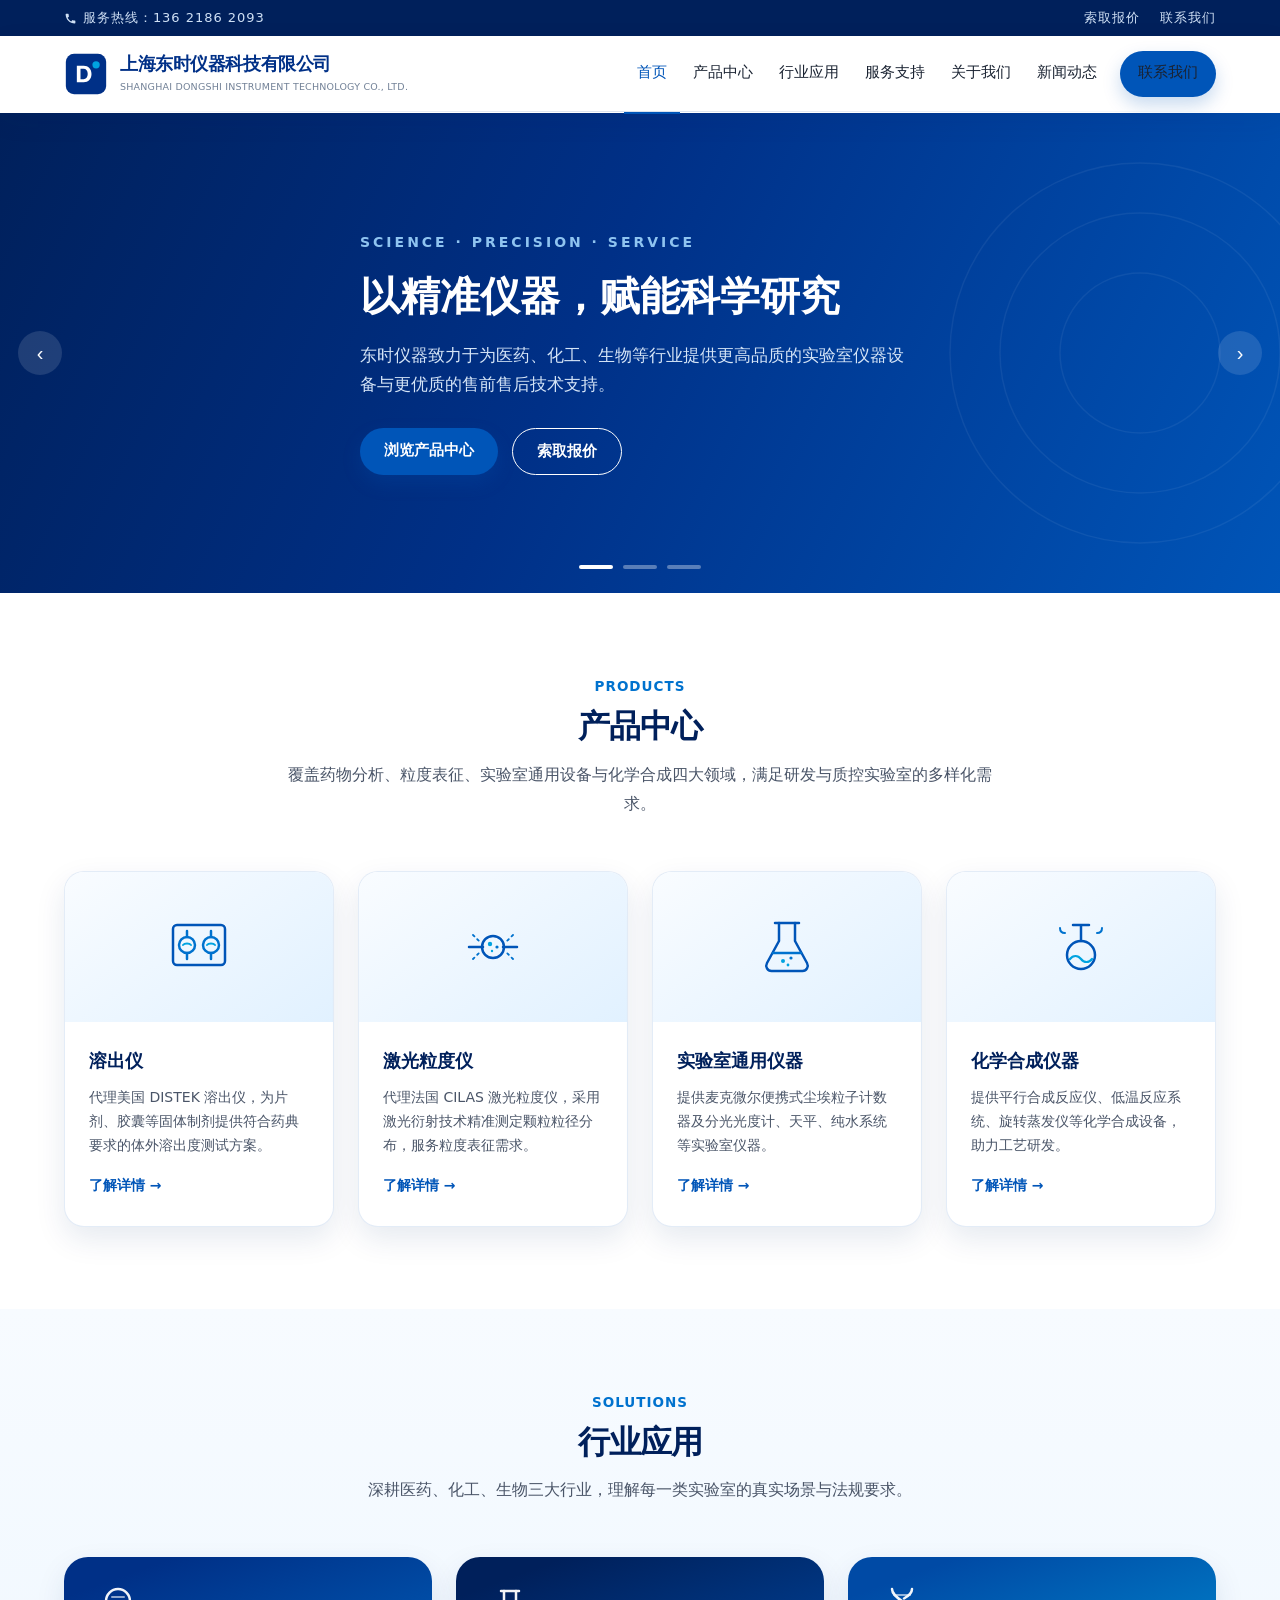
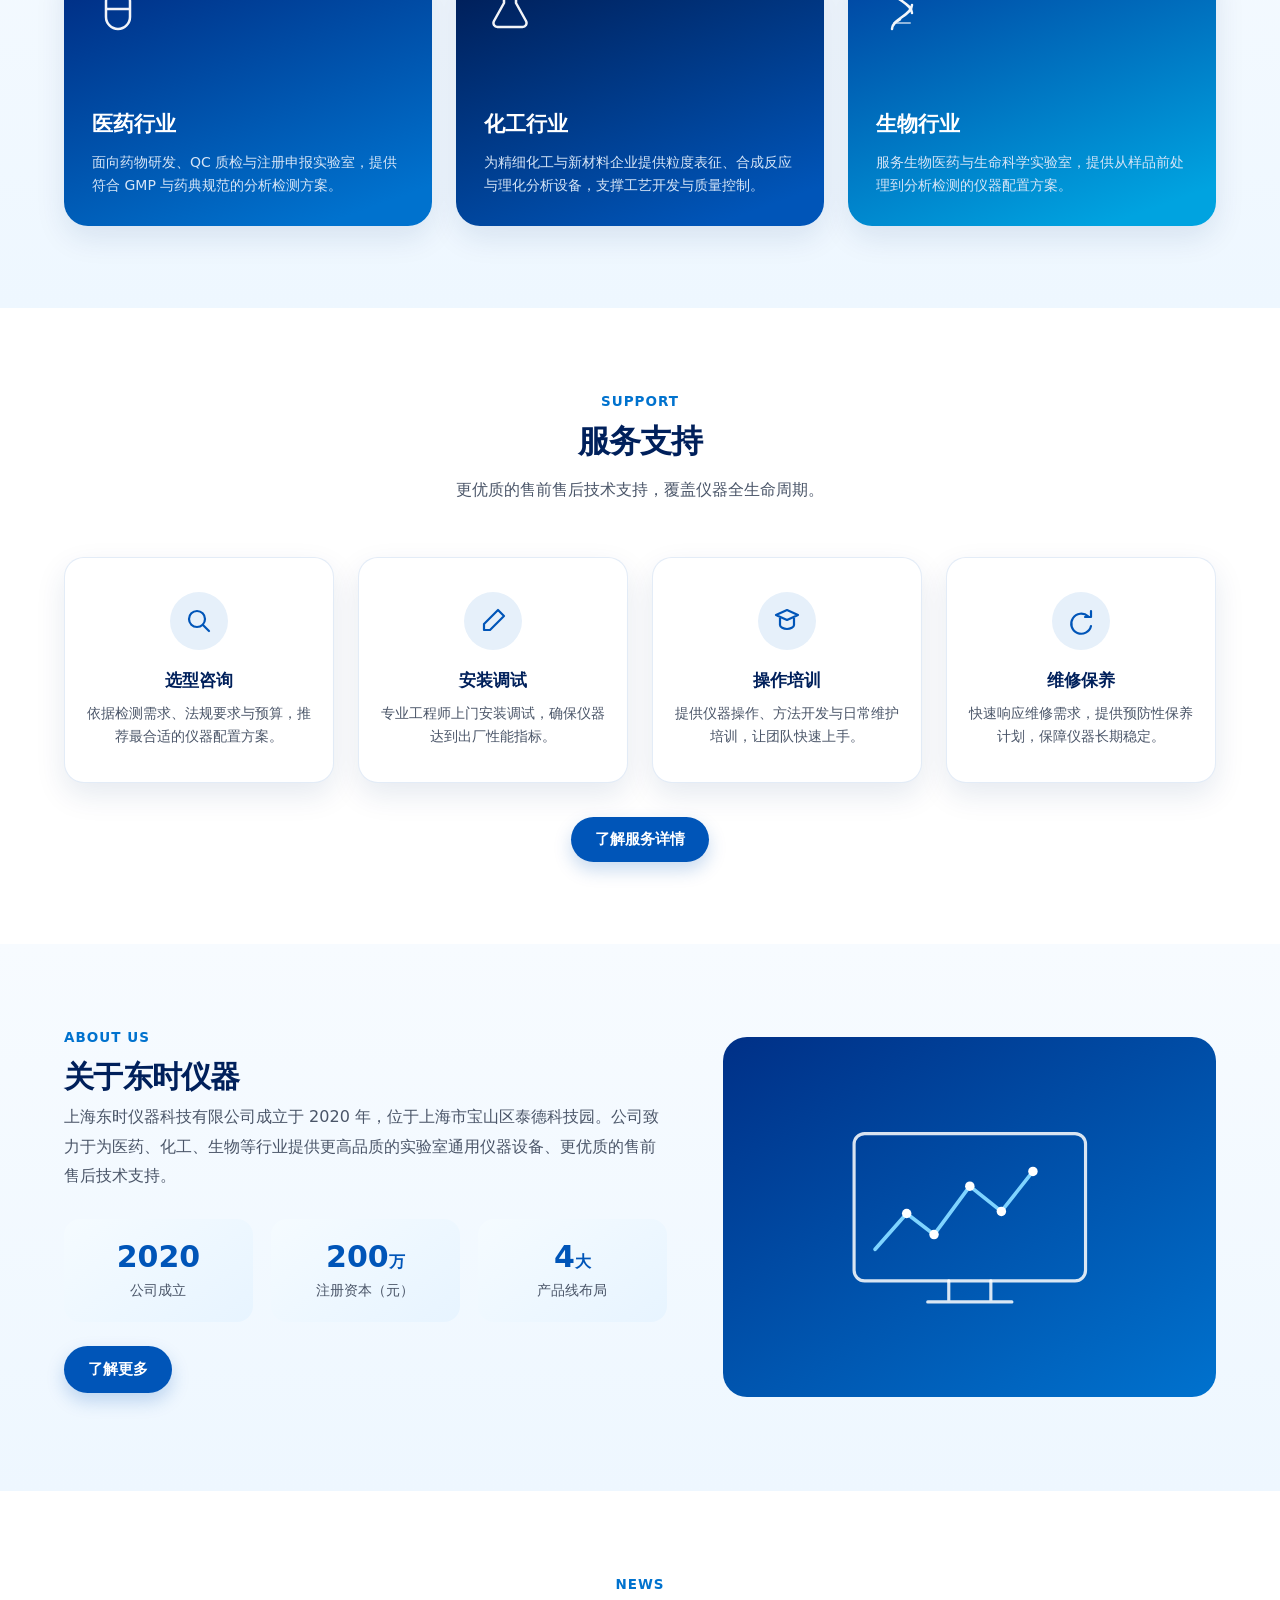
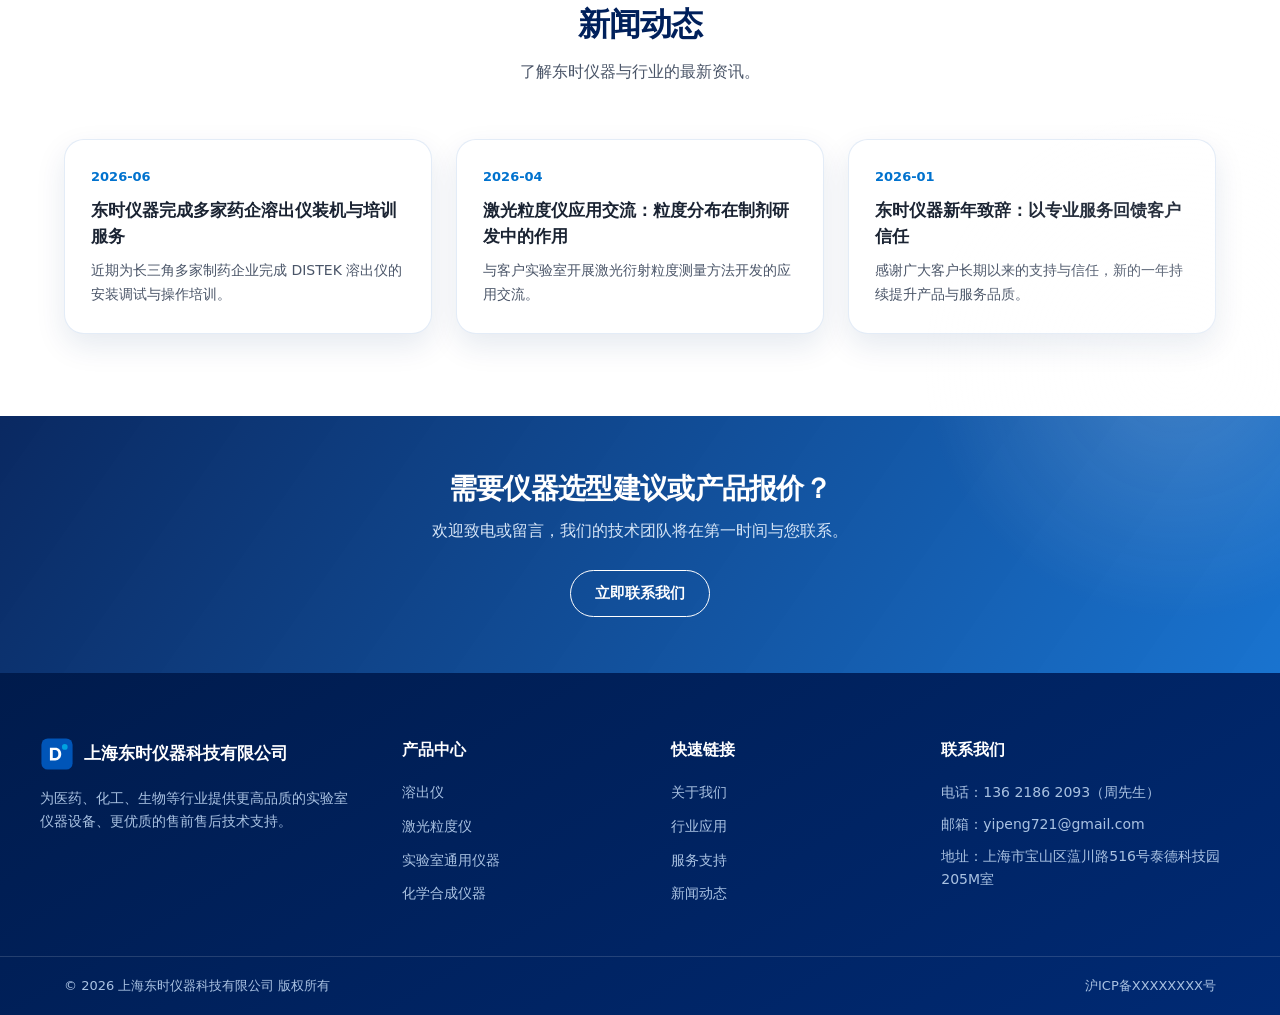
<file: index.html>
<!DOCTYPE html>
<html lang="zh-CN">
<head>
<meta charset="UTF-8">
<meta name="viewport" content="width=device-width, initial-scale=1.0">
<title>上海东时仪器科技有限公司 - 溶出仪 | 激光粒度仪 | 实验室通用仪器 | 化学合成仪器</title>
<meta name="description" content="上海东时仪器科技有限公司致力于为医药、化工、生物等行业提供高品质的实验室仪器设备与优质的售前售后技术支持。代理美国DISTEK溶出仪、法国CILAS激光粒度仪、麦克微尔便携式尘埃粒子计数器等品牌。">
<meta name="keywords" content="溶出仪,激光粒度仪,尘埃粒子计数器,实验室通用仪器,化学合成仪器,DISTEK,CILAS,麦克微尔,MicronView,上海东时仪器">
<link rel="stylesheet" href="css/style.css">
</head>
<body>

<div class="topbar">
  <div class="container">
    <div class="phone">
      <svg width="13" height="13" viewBox="0 0 24 24" fill="currentColor"><path d="M6.6 10.8c1.4 2.8 3.8 5.1 6.6 6.6l2.2-2.2c.3-.3.7-.4 1-.2 1.1.4 2.3.6 3.6.6.6 0 1 .4 1 1V20c0 .6-.4 1-1 1C10.6 21 3 13.4 3 4c0-.6.4-1 1-1h3.5c.6 0 1 .4 1 1 0 1.2.2 2.4.6 3.6.1.3 0 .7-.2 1l-2.3 2.2z"/></svg>
      服务热线：136 2186 2093
    </div>
    <div class="links">
      <a href="contact.html">索取报价</a>
      <a href="contact.html">联系我们</a>
    </div>
  </div>
</div>

<header class="header">
  <div class="container">
    <a class="logo" href="index.html">
      <svg class="logo-mark" viewBox="0 0 48 48" xmlns="http://www.w3.org/2000/svg">
        <rect x="2" y="2" width="44" height="44" rx="9" fill="#003087"/>
        <path d="M14 33V15h7.5c5 0 8.5 3.6 8.5 9s-3.5 9-8.5 9H14zm4-3.4h3.3c2.8 0 4.6-2.2 4.6-5.6s-1.8-5.6-4.6-5.6H18v11.2z" fill="#fff"/>
        <circle cx="35" cy="14" r="4" fill="#00a3e0"/>
      </svg>
      <span class="logo-text">
        <span class="cn">上海东时仪器科技有限公司</span><br>
        <span class="en">SHANGHAI DONGSHI INSTRUMENT TECHNOLOGY CO., LTD.</span>
      </span>
    </a>
    <nav>
      <ul class="nav" id="mainNav">
        <li><a href="index.html" class="active">首页</a></li>
        <li><a href="products.html">产品中心</a></li>
        <li><a href="solutions.html">行业应用</a></li>
        <li><a href="services.html">服务支持</a></li>
        <li><a href="about.html">关于我们</a></li>
        <li><a href="news.html">新闻动态</a></li>
        <li class="nav-cta"><a class="btn btn-primary" href="contact.html">联系我们</a></li>
      </ul>
    </nav>
    <button class="hamburger" id="hamburger" aria-label="菜单"><span></span><span></span><span></span></button>
  </div>
</header>

<section class="hero">
  <div class="slides" id="slides">
    <div class="slide slide-1">
      <div class="container">
        <div class="eyebrow">SCIENCE · PRECISION · SERVICE</div>
        <h1>以精准仪器，赋能科学研究</h1>
        <p>东时仪器致力于为医药、化工、生物等行业提供更高品质的实验室仪器设备与更优质的售前售后技术支持。</p>
        <div class="actions">
          <a class="btn btn-primary" href="products.html">浏览产品中心</a>
          <a class="btn btn-outline" href="contact.html">索取报价</a>
        </div>
      </div>
    </div>
    <div class="slide slide-2">
      <div class="container">
        <div class="eyebrow">GLOBAL PARTNERS</div>
        <h2>携手全球一流品牌，服务中国实验室</h2>
        <p>深入合作美国 DISTEK、法国 CILAS、麦克微尔等多家优质品牌，并与国产品牌建立稳定合作，为研发与质量实验室提供全面选择。</p>
        <div class="actions">
          <a class="btn btn-primary" href="about.html#brands">了解合作品牌</a>
        </div>
      </div>
    </div>
    <div class="slide slide-3">
      <div class="container">
        <div class="eyebrow">TECHNICAL SUPPORT</div>
        <h2>专业技术团队，全生命周期服务保障</h2>
        <p>从选型咨询、安装调试、操作培训到维修保养，提供覆盖仪器全生命周期的技术支持，让每一台仪器持续稳定运行。</p>
        <div class="actions">
          <a class="btn btn-primary" href="services.html">查看服务支持</a>
        </div>
      </div>
    </div>
  </div>
  <button class="hero-arrow prev" id="prevBtn" aria-label="上一张">‹</button>
  <button class="hero-arrow next" id="nextBtn" aria-label="下一张">›</button>
  <div class="hero-dots" id="dots"></div>
</section>

<section class="section">
  <div class="container">
    <div class="section-head">
      <div class="kicker">PRODUCTS</div>
      <h2>产品中心</h2>
      <p>覆盖药物分析、粒度表征、实验室通用设备与化学合成四大领域，满足研发与质控实验室的多样化需求。</p>
    </div>
    <div class="grid-4">
      <a class="card" href="product-dissolution.html">
        <div class="card-visual">
          <svg viewBox="0 0 72 72" fill="none" xmlns="http://www.w3.org/2000/svg">
            <rect x="10" y="14" width="52" height="40" rx="4" stroke="#0055b8" stroke-width="2.5"/>
            <circle cx="24" cy="34" r="8" stroke="#0072ce" stroke-width="2.5"/>
            <path d="M24 26v-6M24 42v6" stroke="#0072ce" stroke-width="2.5" stroke-linecap="round"/>
            <circle cx="48" cy="34" r="8" stroke="#0072ce" stroke-width="2.5"/>
            <path d="M48 26v-6M48 42v6" stroke="#0072ce" stroke-width="2.5" stroke-linecap="round"/>
            <path d="M20 34c1.5-2 6.5-2 8 0M44 34c1.5-2 6.5-2 8 0" stroke="#00a3e0" stroke-width="2" stroke-linecap="round"/>
          </svg>
        </div>
        <div class="card-body">
          <h3>溶出仪</h3>
          <p>代理美国 DISTEK 溶出仪，为片剂、胶囊等固体制剂提供符合药典要求的体外溶出度测试方案。</p>
          <span class="card-link">了解详情</span>
        </div>
      </a>
      <a class="card" href="product-particle.html">
        <div class="card-visual">
          <svg viewBox="0 0 72 72" fill="none" xmlns="http://www.w3.org/2000/svg">
            <path d="M12 36h14M46 36h14" stroke="#0055b8" stroke-width="2.5" stroke-linecap="round"/>
            <circle cx="36" cy="36" r="11" stroke="#0055b8" stroke-width="2.5"/>
            <circle cx="33" cy="33" r="2.2" fill="#00a3e0"/>
            <circle cx="40" cy="36" r="1.6" fill="#0072ce"/>
            <circle cx="35" cy="40" r="1.2" fill="#00a3e0"/>
            <path d="M16 24l8 8M56 24l-8 8M16 48l8-8M56 48l-8-8" stroke="#0072ce" stroke-width="1.8" stroke-linecap="round" stroke-dasharray="2 4"/>
          </svg>
        </div>
        <div class="card-body">
          <h3>激光粒度仪</h3>
          <p>代理法国 CILAS 激光粒度仪，采用激光衍射技术精准测定颗粒粒径分布，服务粒度表征需求。</p>
          <span class="card-link">了解详情</span>
        </div>
      </a>
      <a class="card" href="product-lab.html">
        <div class="card-visual">
          <svg viewBox="0 0 72 72" fill="none" xmlns="http://www.w3.org/2000/svg">
            <path d="M28 12v18L16 52c-2 3.5.5 8 4.5 8h31c4 0 6.5-4.5 4.5-8L44 30V12" stroke="#0055b8" stroke-width="2.5" stroke-linecap="round" stroke-linejoin="round"/>
            <path d="M24 12h24" stroke="#0055b8" stroke-width="2.5" stroke-linecap="round"/>
            <path d="M22 42h28" stroke="#0072ce" stroke-width="2.5" stroke-linecap="round"/>
            <circle cx="32" cy="50" r="2" fill="#00a3e0"/>
            <circle cx="40" cy="47" r="1.6" fill="#0072ce"/>
            <circle cx="37" cy="54" r="1.4" fill="#00a3e0"/>
          </svg>
        </div>
        <div class="card-body">
          <h3>实验室通用仪器</h3>
          <p>提供麦克微尔便携式尘埃粒子计数器及分光光度计、天平、纯水系统等实验室仪器。</p>
          <span class="card-link">了解详情</span>
        </div>
      </a>
      <a class="card" href="product-synthesis.html">
        <div class="card-visual">
          <svg viewBox="0 0 72 72" fill="none" xmlns="http://www.w3.org/2000/svg">
            <circle cx="36" cy="44" r="14" stroke="#0055b8" stroke-width="2.5"/>
            <path d="M36 30V14M28 14h16" stroke="#0055b8" stroke-width="2.5" stroke-linecap="round"/>
            <path d="M25 48c3-4 8-4 11 0s8 4 11 0" stroke="#00a3e0" stroke-width="2.2" stroke-linecap="round"/>
            <path d="M52 22c3 0 5-2 5-5M20 22c-3 0-5-2-5-5" stroke="#0072ce" stroke-width="2" stroke-linecap="round"/>
          </svg>
        </div>
        <div class="card-body">
          <h3>化学合成仪器</h3>
          <p>提供平行合成反应仪、低温反应系统、旋转蒸发仪等化学合成设备，助力工艺研发。</p>
          <span class="card-link">了解详情</span>
        </div>
      </a>
    </div>
  </div>
</section>

<section class="section section-alt">
  <div class="container">
    <div class="section-head">
      <div class="kicker">SOLUTIONS</div>
      <h2>行业应用</h2>
      <p>深耕医药、化工、生物三大行业，理解每一类实验室的真实场景与法规要求。</p>
    </div>
    <div class="grid-3">
      <a class="industry ind-pharma" href="solutions.html#pharma">
        <svg class="icon" viewBox="0 0 52 52" fill="none"><rect x="14" y="6" width="24" height="40" rx="12" stroke="#fff" stroke-width="2.5"/><path d="M14 26h24" stroke="#fff" stroke-width="2.5"/><path d="M20 14l12 0" stroke="rgba(255,255,255,.6)" stroke-width="2" stroke-linecap="round"/></svg>
        <h3>医药行业</h3>
        <p>面向药物研发、QC 质检与注册申报实验室，提供符合 GMP 与药典规范的分析检测方案。</p>
      </a>
      <a class="industry ind-chem" href="solutions.html#chem">
        <svg class="icon" viewBox="0 0 52 52" fill="none"><path d="M20 8v12L10 38c-1.5 3 .5 6 3.5 6h25c3 0 5-3 3.5-6L32 20V8" stroke="#fff" stroke-width="2.5" stroke-linecap="round" stroke-linejoin="round"/><path d="M17 8h18" stroke="#fff" stroke-width="2.5" stroke-linecap="round"/></svg>
        <h3>化工行业</h3>
        <p>为精细化工与新材料企业提供粒度表征、合成反应与理化分析设备，支撑工艺开发与质量控制。</p>
      </a>
      <a class="industry ind-bio" href="solutions.html#bio">
        <svg class="icon" viewBox="0 0 52 52" fill="none"><path d="M16 6c0 10 20 14 20 24M36 6c0 4-3.5 7-8 9.5M16 46c0-10 20-14 20-24M16 46c0-4 3.5-7 8-9.5" stroke="#fff" stroke-width="2.5" stroke-linecap="round"/><path d="M18 12h16M18 40h16" stroke="rgba(255,255,255,.6)" stroke-width="2" stroke-linecap="round"/></svg>
        <h3>生物行业</h3>
        <p>服务生物医药与生命科学实验室，提供从样品前处理到分析检测的仪器配置方案。</p>
      </a>
    </div>
  </div>
</section>

<section class="section">
  <div class="container">
    <div class="section-head">
      <div class="kicker">SUPPORT</div>
      <h2>服务支持</h2>
      <p>更优质的售前售后技术支持，覆盖仪器全生命周期。</p>
    </div>
    <div class="services">
      <div class="service">
        <div class="ico"><svg viewBox="0 0 30 30" fill="none"><circle cx="13" cy="13" r="8" stroke="#0055b8" stroke-width="2.2"/><path d="M19 19l6 6" stroke="#0055b8" stroke-width="2.2" stroke-linecap="round"/></svg></div>
        <h3>选型咨询</h3>
        <p>依据检测需求、法规要求与预算，推荐最合适的仪器配置方案。</p>
      </div>
      <div class="service">
        <div class="ico"><svg viewBox="0 0 30 30" fill="none"><path d="M20 4l6 6-14 14H6v-6L20 4z" stroke="#0055b8" stroke-width="2.2" stroke-linejoin="round"/></svg></div>
        <h3>安装调试</h3>
        <p>专业工程师上门安装调试，确保仪器达到出厂性能指标。</p>
      </div>
      <div class="service">
        <div class="ico"><svg viewBox="0 0 30 30" fill="none"><path d="M15 4L4 9l11 5 11-5-11-5z" stroke="#0055b8" stroke-width="2.2" stroke-linejoin="round"/><path d="M8 12v7c0 2 3.5 4 7 4s7-2 7-4v-7" stroke="#0055b8" stroke-width="2.2"/></svg></div>
        <h3>操作培训</h3>
        <p>提供仪器操作、方法开发与日常维护培训，让团队快速上手。</p>
      </div>
      <div class="service">
        <div class="ico"><svg viewBox="0 0 30 30" fill="none"><path d="M25 20a10 10 0 11-2.9-9.6" stroke="#0055b8" stroke-width="2.2" stroke-linecap="round"/><path d="M25 5v6h-6" stroke="#0055b8" stroke-width="2.2" stroke-linecap="round" stroke-linejoin="round"/></svg></div>
        <h3>维修保养</h3>
        <p>快速响应维修需求，提供预防性保养计划，保障仪器长期稳定。</p>
      </div>
    </div>
    <p style="text-align:center;margin-top:34px;"><a class="btn btn-primary" href="services.html">了解服务详情</a></p>
  </div>
</section>

<section class="section section-alt">
  <div class="container">
    <div class="about-wrap">
      <div class="about-text">
        <div class="kicker">ABOUT US</div>
        <h2>关于东时仪器</h2>
        <p>上海东时仪器科技有限公司成立于 2020 年，位于上海市宝山区泰德科技园。公司致力于为医药、化工、生物等行业提供更高品质的实验室通用仪器设备、更优质的售前售后技术支持。</p>
        <div class="stats">
          <div class="stat"><div class="num">2020</div><div class="label">公司成立</div></div>
          <div class="stat"><div class="num">200<span>万</span></div><div class="label">注册资本（元）</div></div>
          <div class="stat"><div class="num">4<span>大</span></div><div class="label">产品线布局</div></div>
        </div>
        <p style="margin-top:24px;"><a class="btn btn-primary" href="about.html">了解更多</a></p>
      </div>
      <div class="about-visual">
        <svg viewBox="0 0 300 220" fill="none" xmlns="http://www.w3.org/2000/svg">
          <rect x="40" y="30" width="220" height="140" rx="10" stroke="rgba(255,255,255,.85)" stroke-width="3"/>
          <path d="M60 140l30-34 26 20 34-46 30 24 30-38" stroke="#7fd4ff" stroke-width="3.5" stroke-linecap="round" stroke-linejoin="round"/>
          <circle cx="90" cy="106" r="4.5" fill="#fff"/>
          <circle cx="116" cy="126" r="4.5" fill="#fff"/>
          <circle cx="150" cy="80" r="4.5" fill="#fff"/>
          <circle cx="180" cy="104" r="4.5" fill="#fff"/>
          <circle cx="210" cy="66" r="4.5" fill="#fff"/>
          <path d="M110 190h80M130 170v20M170 170v20" stroke="rgba(255,255,255,.85)" stroke-width="3" stroke-linecap="round"/>
        </svg>
      </div>
    </div>
  </div>
</section>

<section class="section">
  <div class="container">
    <div class="section-head">
      <div class="kicker">NEWS</div>
      <h2>新闻动态</h2>
      <p>了解东时仪器与行业的最新资讯。</p>
    </div>
    <div class="news-grid">
      <a class="news" href="news.html">
        <div class="date">2026-06</div>
        <h3>东时仪器完成多家药企溶出仪装机与培训服务</h3>
        <p>近期为长三角多家制药企业完成 DISTEK 溶出仪的安装调试与操作培训。</p>
      </a>
      <a class="news" href="news.html">
        <div class="date">2026-04</div>
        <h3>激光粒度仪应用交流：粒度分布在制剂研发中的作用</h3>
        <p>与客户实验室开展激光衍射粒度测量方法开发的应用交流。</p>
      </a>
      <a class="news" href="news.html">
        <div class="date">2026-01</div>
        <h3>东时仪器新年致辞：以专业服务回馈客户信任</h3>
        <p>感谢广大客户长期以来的支持与信任，新的一年持续提升产品与服务品质。</p>
      </a>
    </div>
  </div>
</section>

<section class="cta-band">
  <div class="container">
    <h2>需要仪器选型建议或产品报价？</h2>
    <p>欢迎致电或留言，我们的技术团队将在第一时间与您联系。</p>
    <a class="btn btn-outline" href="contact.html" style="border-color:#fff;">立即联系我们</a>
  </div>
</section>

<footer class="footer">
  <div class="container footer-main">
    <div>
      <div class="flogo">
        <svg width="34" height="34" viewBox="0 0 48 48"><rect x="2" y="2" width="44" height="44" rx="9" fill="#0055b8"/><path d="M14 33V15h7.5c5 0 8.5 3.6 8.5 9s-3.5 9-8.5 9H14zm4-3.4h3.3c2.8 0 4.6-2.2 4.6-5.6s-1.8-5.6-4.6-5.6H18v11.2z" fill="#fff"/><circle cx="35" cy="14" r="4" fill="#00a3e0"/></svg>
        <span class="cn">上海东时仪器科技有限公司</span>
      </div>
      <p>为医药、化工、生物等行业提供更高品质的实验室仪器设备、更优质的售前售后技术支持。</p>
    </div>
    <div>
      <h4>产品中心</h4>
      <ul>
        <li><a href="product-dissolution.html">溶出仪</a></li>
        <li><a href="product-particle.html">激光粒度仪</a></li>
        <li><a href="product-lab.html">实验室通用仪器</a></li>
        <li><a href="product-synthesis.html">化学合成仪器</a></li>
      </ul>
    </div>
    <div>
      <h4>快速链接</h4>
      <ul>
        <li><a href="about.html">关于我们</a></li>
        <li><a href="solutions.html">行业应用</a></li>
        <li><a href="services.html">服务支持</a></li>
        <li><a href="news.html">新闻动态</a></li>
      </ul>
    </div>
    <div>
      <h4>联系我们</h4>
      <p>电话：136 2186 2093（周先生）</p>
      <p>邮箱：yipeng721@gmail.com</p>
      <p>地址：上海市宝山区蕰川路516号泰德科技园205M室</p>
    </div>
  </div>
  <div class="footer-bottom">
    <div class="container">
      <span>© 2026 上海东时仪器科技有限公司 版权所有</span>
      <a href="https://beian.miit.gov.cn/" target="_blank" rel="noopener">沪ICP备XXXXXXXX号</a>
    </div>
  </div>
</footer>

<button id="toTop" aria-label="回到顶部">↑</button>
<script src="js/main.js"></script>
</body>
</html>
</file>
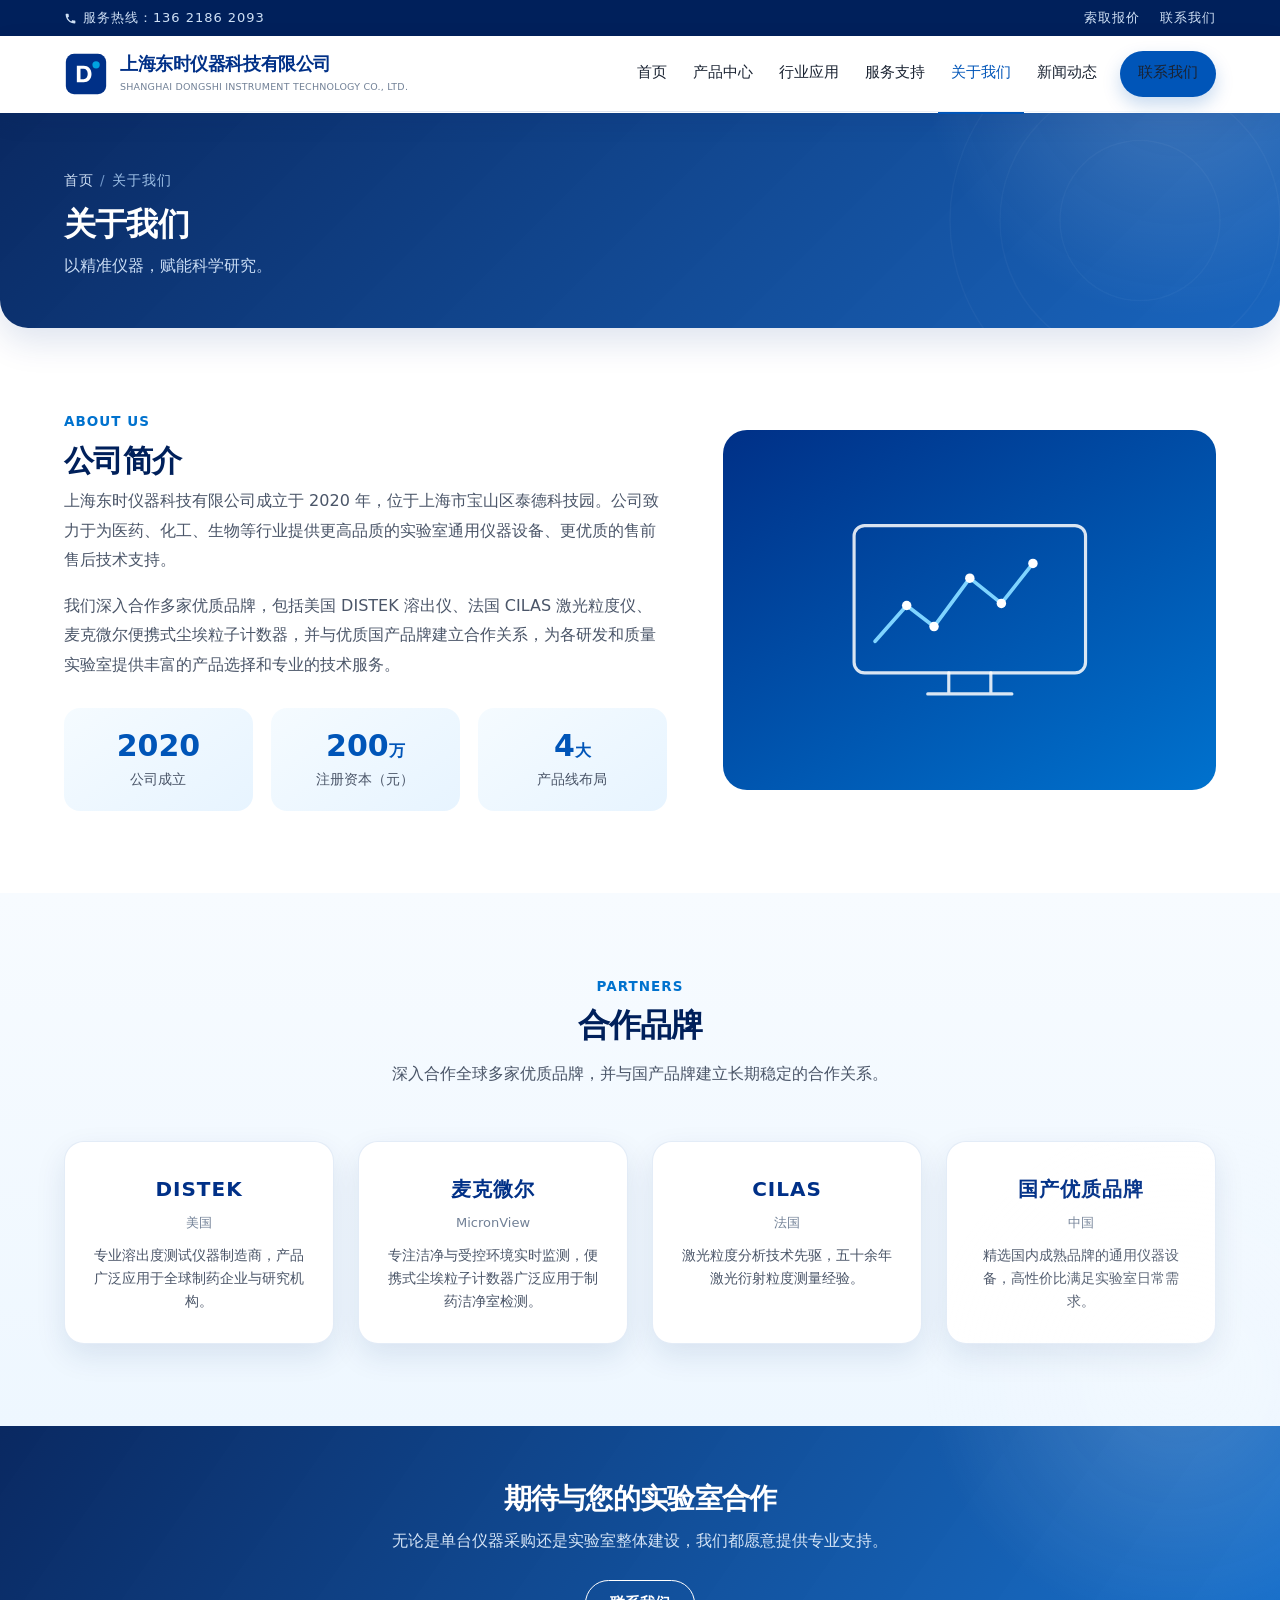
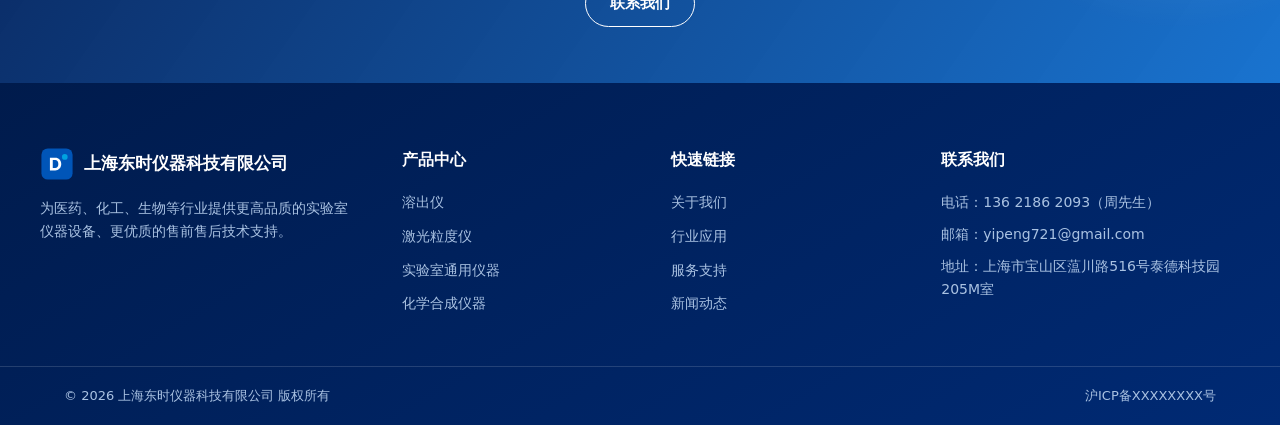
<file: about.html>
<!DOCTYPE html>
<html lang="zh-CN">
<head>
<meta charset="UTF-8">
<meta name="viewport" content="width=device-width, initial-scale=1.0">
<title>关于我们 - 上海东时仪器科技有限公司</title>
<meta name="description" content="上海东时仪器科技有限公司简介：成立于2020年，为医药、化工、生物行业提供实验室仪器与技术服务。">
<link rel="stylesheet" href="css/style.css">
</head>
<body>

<div class="topbar">
  <div class="container">
    <div class="phone">
      <svg width="13" height="13" viewBox="0 0 24 24" fill="currentColor"><path d="M6.6 10.8c1.4 2.8 3.8 5.1 6.6 6.6l2.2-2.2c.3-.3.7-.4 1-.2 1.1.4 2.3.6 3.6.6.6 0 1 .4 1 1V20c0 .6-.4 1-1 1C10.6 21 3 13.4 3 4c0-.6.4-1 1-1h3.5c.6 0 1 .4 1 1 0 1.2.2 2.4.6 3.6.1.3 0 .7-.2 1l-2.3 2.2z"/></svg>
      服务热线：136 2186 2093
    </div>
    <div class="links">
      <a href="contact.html">索取报价</a>
      <a href="contact.html">联系我们</a>
    </div>
  </div>
</div>

<header class="header">
  <div class="container">
    <a class="logo" href="index.html">
      <svg class="logo-mark" viewBox="0 0 48 48" xmlns="http://www.w3.org/2000/svg">
        <rect x="2" y="2" width="44" height="44" rx="9" fill="#003087"/>
        <path d="M14 33V15h7.5c5 0 8.5 3.6 8.5 9s-3.5 9-8.5 9H14zm4-3.4h3.3c2.8 0 4.6-2.2 4.6-5.6s-1.8-5.6-4.6-5.6H18v11.2z" fill="#fff"/>
        <circle cx="35" cy="14" r="4" fill="#00a3e0"/>
      </svg>
      <span class="logo-text">
        <span class="cn">上海东时仪器科技有限公司</span><br>
        <span class="en">SHANGHAI DONGSHI INSTRUMENT TECHNOLOGY CO., LTD.</span>
      </span>
    </a>
    <nav>
      <ul class="nav" id="mainNav">
        <li><a href="index.html">首页</a></li>
        <li><a href="products.html">产品中心</a></li>
        <li><a href="solutions.html">行业应用</a></li>
        <li><a href="services.html">服务支持</a></li>
        <li><a href="about.html" class="active">关于我们</a></li>
        <li><a href="news.html">新闻动态</a></li>
        <li class="nav-cta"><a class="btn btn-primary" href="contact.html">联系我们</a></li>
      </ul>
    </nav>
    <button class="hamburger" id="hamburger" aria-label="菜单"><span></span><span></span><span></span></button>
  </div>
</header>

<section class="page-hero">
  <div class="container">
    <div class="crumb"><a href="index.html">首页</a><span>/</span>关于我们</div>
    <h1>关于我们</h1>
    <p class="sub">以精准仪器，赋能科学研究。</p>
  </div>
</section>

<section class="section">
  <div class="container">
    <div class="about-wrap">
      <div class="about-text">
        <div class="kicker">ABOUT US</div>
        <h2>公司简介</h2>
        <p>上海东时仪器科技有限公司成立于 2020 年，位于上海市宝山区泰德科技园。公司致力于为医药、化工、生物等行业提供更高品质的实验室通用仪器设备、更优质的售前售后技术支持。</p>
        <p>我们深入合作多家优质品牌，包括美国 DISTEK 溶出仪、法国 CILAS 激光粒度仪、麦克微尔便携式尘埃粒子计数器，并与优质国产品牌建立合作关系，为各研发和质量实验室提供丰富的产品选择和专业的技术服务。</p>
        <div class="stats">
          <div class="stat"><div class="num">2020</div><div class="label">公司成立</div></div>
          <div class="stat"><div class="num">200<span>万</span></div><div class="label">注册资本（元）</div></div>
          <div class="stat"><div class="num">4<span>大</span></div><div class="label">产品线布局</div></div>
        </div>
      </div>
      <div class="about-visual">
        <svg viewBox="0 0 300 220" fill="none" xmlns="http://www.w3.org/2000/svg">
          <rect x="40" y="30" width="220" height="140" rx="10" stroke="rgba(255,255,255,.85)" stroke-width="3"/>
          <path d="M60 140l30-34 26 20 34-46 30 24 30-38" stroke="#7fd4ff" stroke-width="3.5" stroke-linecap="round" stroke-linejoin="round"/>
          <circle cx="90" cy="106" r="4.5" fill="#fff"/>
          <circle cx="116" cy="126" r="4.5" fill="#fff"/>
          <circle cx="150" cy="80" r="4.5" fill="#fff"/>
          <circle cx="180" cy="104" r="4.5" fill="#fff"/>
          <circle cx="210" cy="66" r="4.5" fill="#fff"/>
          <path d="M110 190h80M130 170v20M170 170v20" stroke="rgba(255,255,255,.85)" stroke-width="3" stroke-linecap="round"/>
        </svg>
      </div>
    </div>
  </div>
</section>

<section class="section section-alt" id="brands">
  <div class="container">
    <div class="section-head">
      <div class="kicker">PARTNERS</div>
      <h2>合作品牌</h2>
      <p>深入合作全球多家优质品牌，并与国产品牌建立长期稳定的合作关系。</p>
    </div>
    <div class="brands">
      <div class="brand">
        <div class="name">DISTEK</div>
        <div class="from">美国</div>
        <p>专业溶出度测试仪器制造商，产品广泛应用于全球制药企业与研究机构。</p>
      </div>
      <div class="brand">
        <div class="name">麦克微尔</div>
        <div class="from">MicronView</div>
        <p>专注洁净与受控环境实时监测，便携式尘埃粒子计数器广泛应用于制药洁净室检测。</p>
      </div>
      <div class="brand">
        <div class="name">CILAS</div>
        <div class="from">法国</div>
        <p>激光粒度分析技术先驱，五十余年激光衍射粒度测量经验。</p>
      </div>
      <div class="brand">
        <div class="name">国产优质品牌</div>
        <div class="from">中国</div>
        <p>精选国内成熟品牌的通用仪器设备，高性价比满足实验室日常需求。</p>
      </div>
    </div>
  </div>
</section>

<section class="cta-band">
  <div class="container">
    <h2>期待与您的实验室合作</h2>
    <p>无论是单台仪器采购还是实验室整体建设，我们都愿意提供专业支持。</p>
    <a class="btn btn-outline" href="contact.html" style="border-color:#fff;">联系我们</a>
  </div>
</section>

<footer class="footer">
  <div class="container footer-main">
    <div>
      <div class="flogo">
        <svg width="34" height="34" viewBox="0 0 48 48"><rect x="2" y="2" width="44" height="44" rx="9" fill="#0055b8"/><path d="M14 33V15h7.5c5 0 8.5 3.6 8.5 9s-3.5 9-8.5 9H14zm4-3.4h3.3c2.8 0 4.6-2.2 4.6-5.6s-1.8-5.6-4.6-5.6H18v11.2z" fill="#fff"/><circle cx="35" cy="14" r="4" fill="#00a3e0"/></svg>
        <span class="cn">上海东时仪器科技有限公司</span>
      </div>
      <p>为医药、化工、生物等行业提供更高品质的实验室仪器设备、更优质的售前售后技术支持。</p>
    </div>
    <div>
      <h4>产品中心</h4>
      <ul>
        <li><a href="product-dissolution.html">溶出仪</a></li>
        <li><a href="product-particle.html">激光粒度仪</a></li>
        <li><a href="product-lab.html">实验室通用仪器</a></li>
        <li><a href="product-synthesis.html">化学合成仪器</a></li>
      </ul>
    </div>
    <div>
      <h4>快速链接</h4>
      <ul>
        <li><a href="about.html">关于我们</a></li>
        <li><a href="solutions.html">行业应用</a></li>
        <li><a href="services.html">服务支持</a></li>
        <li><a href="news.html">新闻动态</a></li>
      </ul>
    </div>
    <div>
      <h4>联系我们</h4>
      <p>电话：136 2186 2093（周先生）</p>
      <p>邮箱：yipeng721@gmail.com</p>
      <p>地址：上海市宝山区蕰川路516号泰德科技园205M室</p>
    </div>
  </div>
  <div class="footer-bottom">
    <div class="container">
      <span>© 2026 上海东时仪器科技有限公司 版权所有</span>
      <a href="https://beian.miit.gov.cn/" target="_blank" rel="noopener">沪ICP备XXXXXXXX号</a>
    </div>
  </div>
</footer>

<button id="toTop" aria-label="回到顶部">↑</button>
<script src="js/main.js"></script>
</body>
</html>
</file>
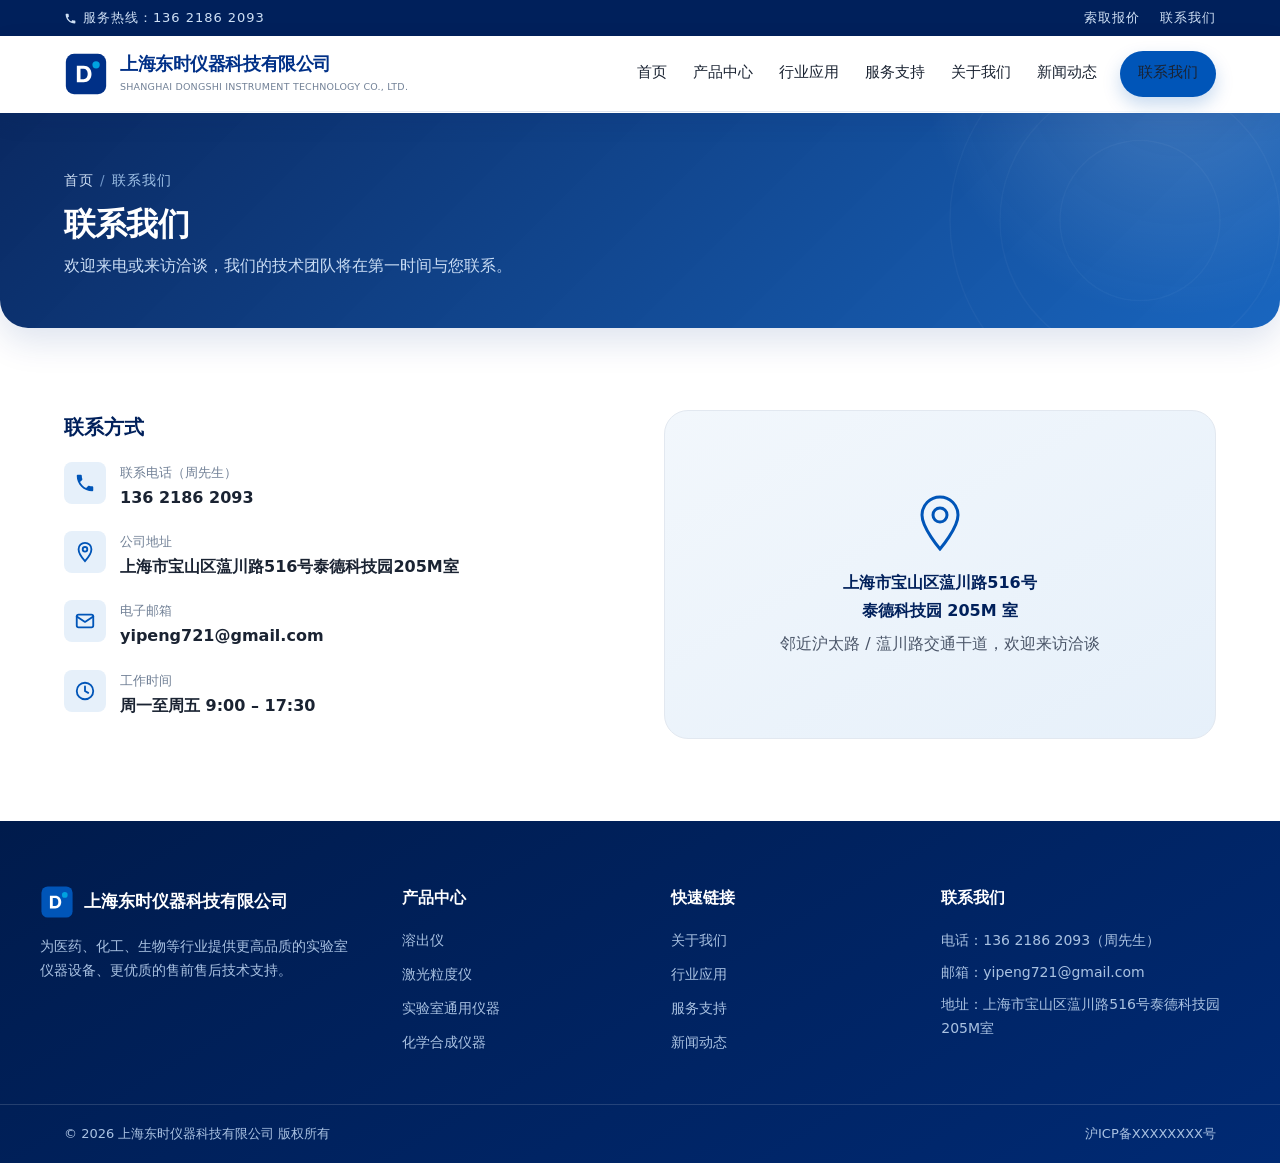
<file: contact.html>
<!DOCTYPE html>
<html lang="zh-CN">
<head>
<meta charset="UTF-8">
<meta name="viewport" content="width=device-width, initial-scale=1.0">
<title>联系我们 - 上海东时仪器科技有限公司</title>
<meta name="description" content="上海东时仪器科技有限公司联系方式：电话 136 2186 2093，上海市宝山区蕰川路516号泰德科技园205M室。">
<link rel="stylesheet" href="css/style.css">
</head>
<body>

<div class="topbar">
  <div class="container">
    <div class="phone">
      <svg width="13" height="13" viewBox="0 0 24 24" fill="currentColor"><path d="M6.6 10.8c1.4 2.8 3.8 5.1 6.6 6.6l2.2-2.2c.3-.3.7-.4 1-.2 1.1.4 2.3.6 3.6.6.6 0 1 .4 1 1V20c0 .6-.4 1-1 1C10.6 21 3 13.4 3 4c0-.6.4-1 1-1h3.5c.6 0 1 .4 1 1 0 1.2.2 2.4.6 3.6.1.3 0 .7-.2 1l-2.3 2.2z"/></svg>
      服务热线：136 2186 2093
    </div>
    <div class="links">
      <a href="contact.html">索取报价</a>
      <a href="contact.html">联系我们</a>
    </div>
  </div>
</div>

<header class="header">
  <div class="container">
    <a class="logo" href="index.html">
      <svg class="logo-mark" viewBox="0 0 48 48" xmlns="http://www.w3.org/2000/svg">
        <rect x="2" y="2" width="44" height="44" rx="9" fill="#003087"/>
        <path d="M14 33V15h7.5c5 0 8.5 3.6 8.5 9s-3.5 9-8.5 9H14zm4-3.4h3.3c2.8 0 4.6-2.2 4.6-5.6s-1.8-5.6-4.6-5.6H18v11.2z" fill="#fff"/>
        <circle cx="35" cy="14" r="4" fill="#00a3e0"/>
      </svg>
      <span class="logo-text">
        <span class="cn">上海东时仪器科技有限公司</span><br>
        <span class="en">SHANGHAI DONGSHI INSTRUMENT TECHNOLOGY CO., LTD.</span>
      </span>
    </a>
    <nav>
      <ul class="nav" id="mainNav">
        <li><a href="index.html">首页</a></li>
        <li><a href="products.html">产品中心</a></li>
        <li><a href="solutions.html">行业应用</a></li>
        <li><a href="services.html">服务支持</a></li>
        <li><a href="about.html">关于我们</a></li>
        <li><a href="news.html">新闻动态</a></li>
        <li class="nav-cta"><a class="btn btn-primary" href="contact.html">联系我们</a></li>
      </ul>
    </nav>
    <button class="hamburger" id="hamburger" aria-label="菜单"><span></span><span></span><span></span></button>
  </div>
</header>

<section class="page-hero">
  <div class="container">
    <div class="crumb"><a href="index.html">首页</a><span>/</span>联系我们</div>
    <h1>联系我们</h1>
    <p class="sub">欢迎来电或来访洽谈，我们的技术团队将在第一时间与您联系。</p>
  </div>
</section>

<section class="section">
  <div class="container">
    <div class="contact-wrap">
      <div class="contact-info">
        <h3>联系方式</h3>
        <div class="contact-item">
          <div class="ico"><svg viewBox="0 0 24 24" fill="none"><path d="M6.6 10.8c1.4 2.8 3.8 5.1 6.6 6.6l2.2-2.2c.3-.3.7-.4 1-.2 1.1.4 2.3.6 3.6.6.6 0 1 .4 1 1V20c0 .6-.4 1-1 1C10.6 21 3 13.4 3 4c0-.6.4-1 1-1h3.5c.6 0 1 .4 1 1 0 1.2.2 2.4.6 3.6.1.3 0 .7-.2 1l-2.3 2.2z" fill="#0055b8"/></svg></div>
          <div><div class="label">联系电话（周先生）</div><div class="val">136 2186 2093</div></div>
        </div>
        <div class="contact-item">
          <div class="ico"><svg viewBox="0 0 24 24" fill="none"><path d="M12 2C8 2 5 5.1 5 9c0 5.2 7 13 7 13s7-7.8 7-13c0-3.9-3-7-7-7z" stroke="#0055b8" stroke-width="2"/><circle cx="12" cy="9" r="2.5" stroke="#0055b8" stroke-width="2"/></svg></div>
          <div><div class="label">公司地址</div><div class="val">上海市宝山区蕰川路516号泰德科技园205M室</div></div>
        </div>
        <div class="contact-item">
          <div class="ico"><svg viewBox="0 0 24 24" fill="none"><rect x="3" y="5" width="18" height="14" rx="2" stroke="#0055b8" stroke-width="2"/><path d="M3 7l9 6 9-6" stroke="#0055b8" stroke-width="2" stroke-linecap="round" stroke-linejoin="round"/></svg></div>
          <div><div class="label">电子邮箱</div><div class="val">yipeng721@gmail.com</div></div>
        </div>
        <div class="contact-item">
          <div class="ico"><svg viewBox="0 0 24 24" fill="none"><circle cx="12" cy="12" r="9" stroke="#0055b8" stroke-width="2"/><path d="M12 7v5l3.5 2" stroke="#0055b8" stroke-width="2" stroke-linecap="round"/></svg></div>
          <div><div class="label">工作时间</div><div class="val">周一至周五 9:00 – 17:30</div></div>
        </div>
      </div>
      <div class="contact-map">
        <svg viewBox="0 0 64 64" fill="none"><path d="M32 6C22 6 14 14 14 24c0 13 18 34 18 34s18-21 18-34c0-10-8-18-18-18z" stroke="#0055b8" stroke-width="3"/><circle cx="32" cy="24" r="7" stroke="#0055b8" stroke-width="3"/></svg>
        <div class="addr">上海市宝山区蕰川路516号<br>泰德科技园 205M 室</div>
        <p>邻近沪太路 / 蕰川路交通干道，欢迎来访洽谈</p>
      </div>
    </div>
  </div>
</section>

<footer class="footer">
  <div class="container footer-main">
    <div>
      <div class="flogo">
        <svg width="34" height="34" viewBox="0 0 48 48"><rect x="2" y="2" width="44" height="44" rx="9" fill="#0055b8"/><path d="M14 33V15h7.5c5 0 8.5 3.6 8.5 9s-3.5 9-8.5 9H14zm4-3.4h3.3c2.8 0 4.6-2.2 4.6-5.6s-1.8-5.6-4.6-5.6H18v11.2z" fill="#fff"/><circle cx="35" cy="14" r="4" fill="#00a3e0"/></svg>
        <span class="cn">上海东时仪器科技有限公司</span>
      </div>
      <p>为医药、化工、生物等行业提供更高品质的实验室仪器设备、更优质的售前售后技术支持。</p>
    </div>
    <div>
      <h4>产品中心</h4>
      <ul>
        <li><a href="product-dissolution.html">溶出仪</a></li>
        <li><a href="product-particle.html">激光粒度仪</a></li>
        <li><a href="product-lab.html">实验室通用仪器</a></li>
        <li><a href="product-synthesis.html">化学合成仪器</a></li>
      </ul>
    </div>
    <div>
      <h4>快速链接</h4>
      <ul>
        <li><a href="about.html">关于我们</a></li>
        <li><a href="solutions.html">行业应用</a></li>
        <li><a href="services.html">服务支持</a></li>
        <li><a href="news.html">新闻动态</a></li>
      </ul>
    </div>
    <div>
      <h4>联系我们</h4>
      <p>电话：136 2186 2093（周先生）</p>
      <p>邮箱：yipeng721@gmail.com</p>
      <p>地址：上海市宝山区蕰川路516号泰德科技园205M室</p>
    </div>
  </div>
  <div class="footer-bottom">
    <div class="container">
      <span>© 2026 上海东时仪器科技有限公司 版权所有</span>
      <a href="https://beian.miit.gov.cn/" target="_blank" rel="noopener">沪ICP备XXXXXXXX号</a>
    </div>
  </div>
</footer>

<button id="toTop" aria-label="回到顶部">↑</button>
<script src="js/main.js"></script>
</body>
</html>
</file>
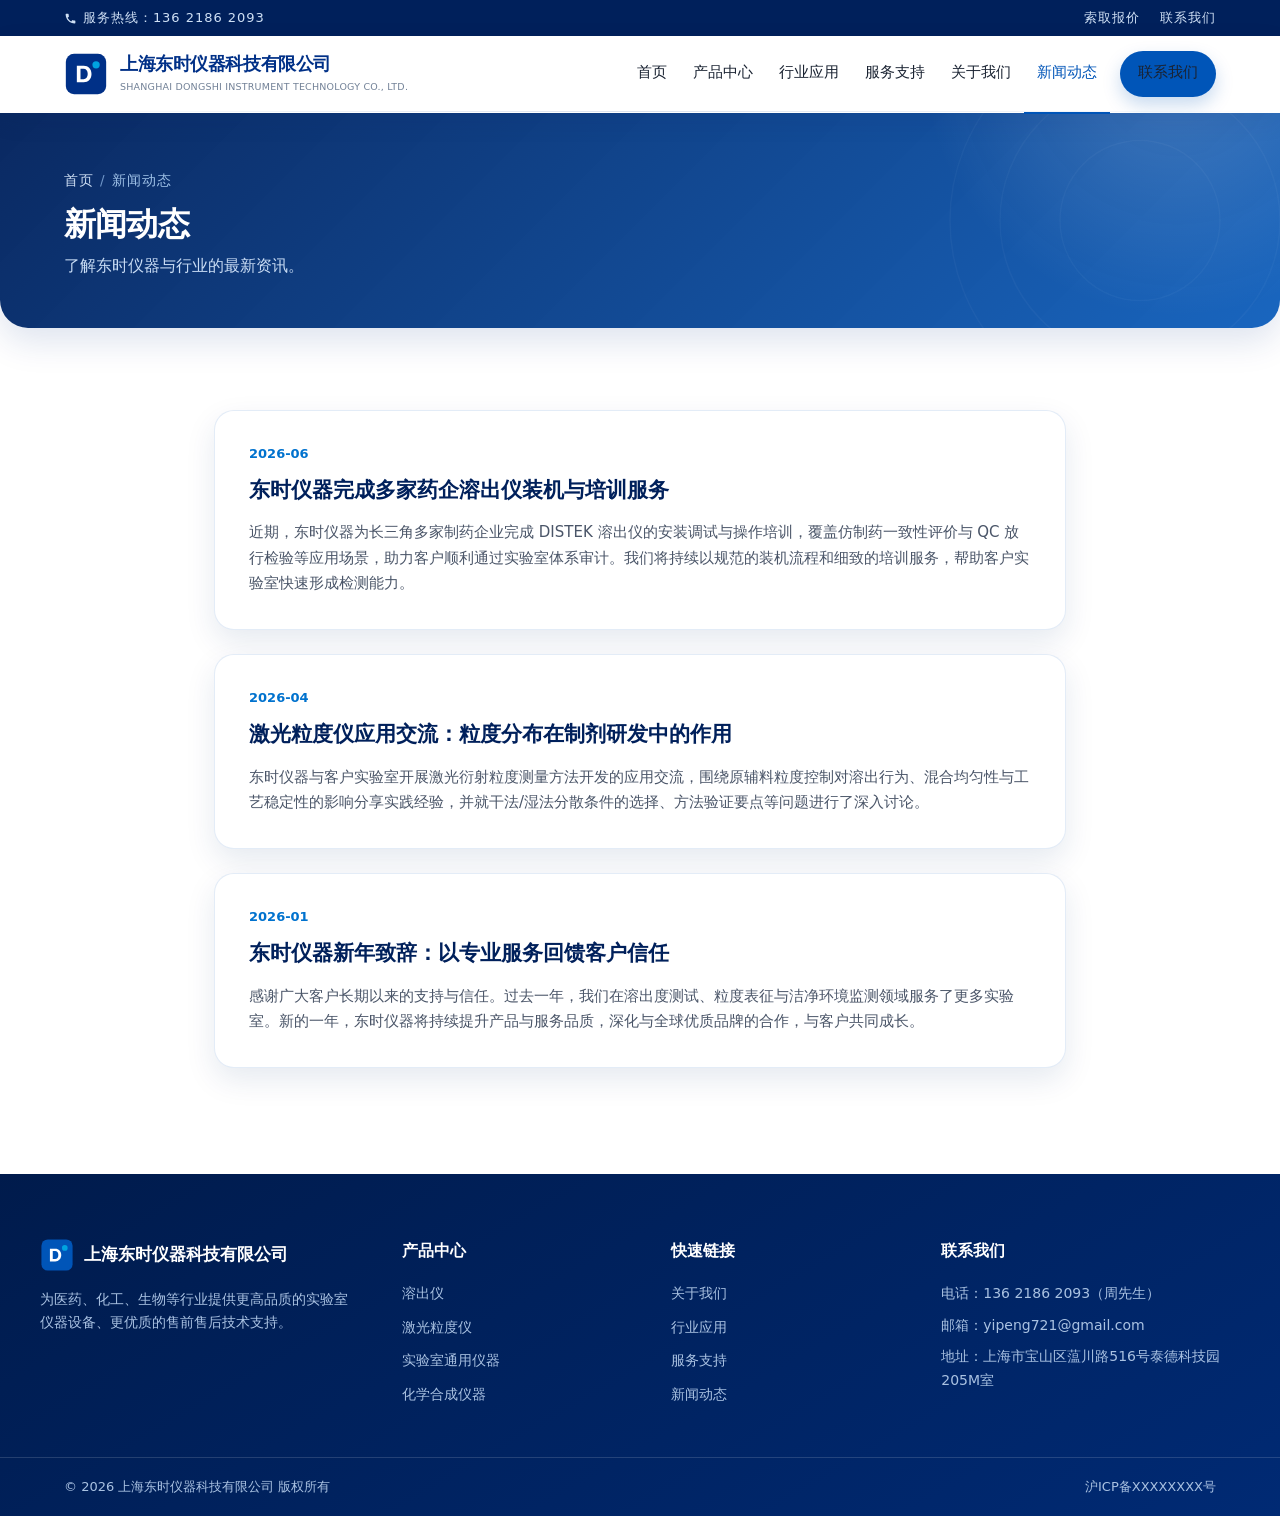
<file: news.html>
<!DOCTYPE html>
<html lang="zh-CN">
<head>
<meta charset="UTF-8">
<meta name="viewport" content="width=device-width, initial-scale=1.0">
<title>新闻动态 - 上海东时仪器科技有限公司</title>
<meta name="description" content="上海东时仪器科技有限公司新闻动态与行业资讯。">
<link rel="stylesheet" href="css/style.css">
</head>
<body>

<div class="topbar">
  <div class="container">
    <div class="phone">
      <svg width="13" height="13" viewBox="0 0 24 24" fill="currentColor"><path d="M6.6 10.8c1.4 2.8 3.8 5.1 6.6 6.6l2.2-2.2c.3-.3.7-.4 1-.2 1.1.4 2.3.6 3.6.6.6 0 1 .4 1 1V20c0 .6-.4 1-1 1C10.6 21 3 13.4 3 4c0-.6.4-1 1-1h3.5c.6 0 1 .4 1 1 0 1.2.2 2.4.6 3.6.1.3 0 .7-.2 1l-2.3 2.2z"/></svg>
      服务热线：136 2186 2093
    </div>
    <div class="links">
      <a href="contact.html">索取报价</a>
      <a href="contact.html">联系我们</a>
    </div>
  </div>
</div>

<header class="header">
  <div class="container">
    <a class="logo" href="index.html">
      <svg class="logo-mark" viewBox="0 0 48 48" xmlns="http://www.w3.org/2000/svg">
        <rect x="2" y="2" width="44" height="44" rx="9" fill="#003087"/>
        <path d="M14 33V15h7.5c5 0 8.5 3.6 8.5 9s-3.5 9-8.5 9H14zm4-3.4h3.3c2.8 0 4.6-2.2 4.6-5.6s-1.8-5.6-4.6-5.6H18v11.2z" fill="#fff"/>
        <circle cx="35" cy="14" r="4" fill="#00a3e0"/>
      </svg>
      <span class="logo-text">
        <span class="cn">上海东时仪器科技有限公司</span><br>
        <span class="en">SHANGHAI DONGSHI INSTRUMENT TECHNOLOGY CO., LTD.</span>
      </span>
    </a>
    <nav>
      <ul class="nav" id="mainNav">
        <li><a href="index.html">首页</a></li>
        <li><a href="products.html">产品中心</a></li>
        <li><a href="solutions.html">行业应用</a></li>
        <li><a href="services.html">服务支持</a></li>
        <li><a href="about.html">关于我们</a></li>
        <li><a href="news.html" class="active">新闻动态</a></li>
        <li class="nav-cta"><a class="btn btn-primary" href="contact.html">联系我们</a></li>
      </ul>
    </nav>
    <button class="hamburger" id="hamburger" aria-label="菜单"><span></span><span></span><span></span></button>
  </div>
</header>

<section class="page-hero">
  <div class="container">
    <div class="crumb"><a href="index.html">首页</a><span>/</span>新闻动态</div>
    <h1>新闻动态</h1>
    <p class="sub">了解东时仪器与行业的最新资讯。</p>
  </div>
</section>

<section class="section">
  <div class="container" style="max-width:900px;">
    <article class="news-article">
      <div class="date">2026-06</div>
      <h2>东时仪器完成多家药企溶出仪装机与培训服务</h2>
      <p>近期，东时仪器为长三角多家制药企业完成 DISTEK 溶出仪的安装调试与操作培训，覆盖仿制药一致性评价与 QC 放行检验等应用场景，助力客户顺利通过实验室体系审计。我们将持续以规范的装机流程和细致的培训服务，帮助客户实验室快速形成检测能力。</p>
    </article>
    <article class="news-article">
      <div class="date">2026-04</div>
      <h2>激光粒度仪应用交流：粒度分布在制剂研发中的作用</h2>
      <p>东时仪器与客户实验室开展激光衍射粒度测量方法开发的应用交流，围绕原辅料粒度控制对溶出行为、混合均匀性与工艺稳定性的影响分享实践经验，并就干法/湿法分散条件的选择、方法验证要点等问题进行了深入讨论。</p>
    </article>
    <article class="news-article">
      <div class="date">2026-01</div>
      <h2>东时仪器新年致辞：以专业服务回馈客户信任</h2>
      <p>感谢广大客户长期以来的支持与信任。过去一年，我们在溶出度测试、粒度表征与洁净环境监测领域服务了更多实验室。新的一年，东时仪器将持续提升产品与服务品质，深化与全球优质品牌的合作，与客户共同成长。</p>
    </article>
  </div>
</section>

<footer class="footer">
  <div class="container footer-main">
    <div>
      <div class="flogo">
        <svg width="34" height="34" viewBox="0 0 48 48"><rect x="2" y="2" width="44" height="44" rx="9" fill="#0055b8"/><path d="M14 33V15h7.5c5 0 8.5 3.6 8.5 9s-3.5 9-8.5 9H14zm4-3.4h3.3c2.8 0 4.6-2.2 4.6-5.6s-1.8-5.6-4.6-5.6H18v11.2z" fill="#fff"/><circle cx="35" cy="14" r="4" fill="#00a3e0"/></svg>
        <span class="cn">上海东时仪器科技有限公司</span>
      </div>
      <p>为医药、化工、生物等行业提供更高品质的实验室仪器设备、更优质的售前售后技术支持。</p>
    </div>
    <div>
      <h4>产品中心</h4>
      <ul>
        <li><a href="product-dissolution.html">溶出仪</a></li>
        <li><a href="product-particle.html">激光粒度仪</a></li>
        <li><a href="product-lab.html">实验室通用仪器</a></li>
        <li><a href="product-synthesis.html">化学合成仪器</a></li>
      </ul>
    </div>
    <div>
      <h4>快速链接</h4>
      <ul>
        <li><a href="about.html">关于我们</a></li>
        <li><a href="solutions.html">行业应用</a></li>
        <li><a href="services.html">服务支持</a></li>
        <li><a href="news.html">新闻动态</a></li>
      </ul>
    </div>
    <div>
      <h4>联系我们</h4>
      <p>电话：136 2186 2093（周先生）</p>
      <p>邮箱：yipeng721@gmail.com</p>
      <p>地址：上海市宝山区蕰川路516号泰德科技园205M室</p>
    </div>
  </div>
  <div class="footer-bottom">
    <div class="container">
      <span>© 2026 上海东时仪器科技有限公司 版权所有</span>
      <a href="https://beian.miit.gov.cn/" target="_blank" rel="noopener">沪ICP备XXXXXXXX号</a>
    </div>
  </div>
</footer>

<button id="toTop" aria-label="回到顶部">↑</button>
<script src="js/main.js"></script>
</body>
</html>
</file>
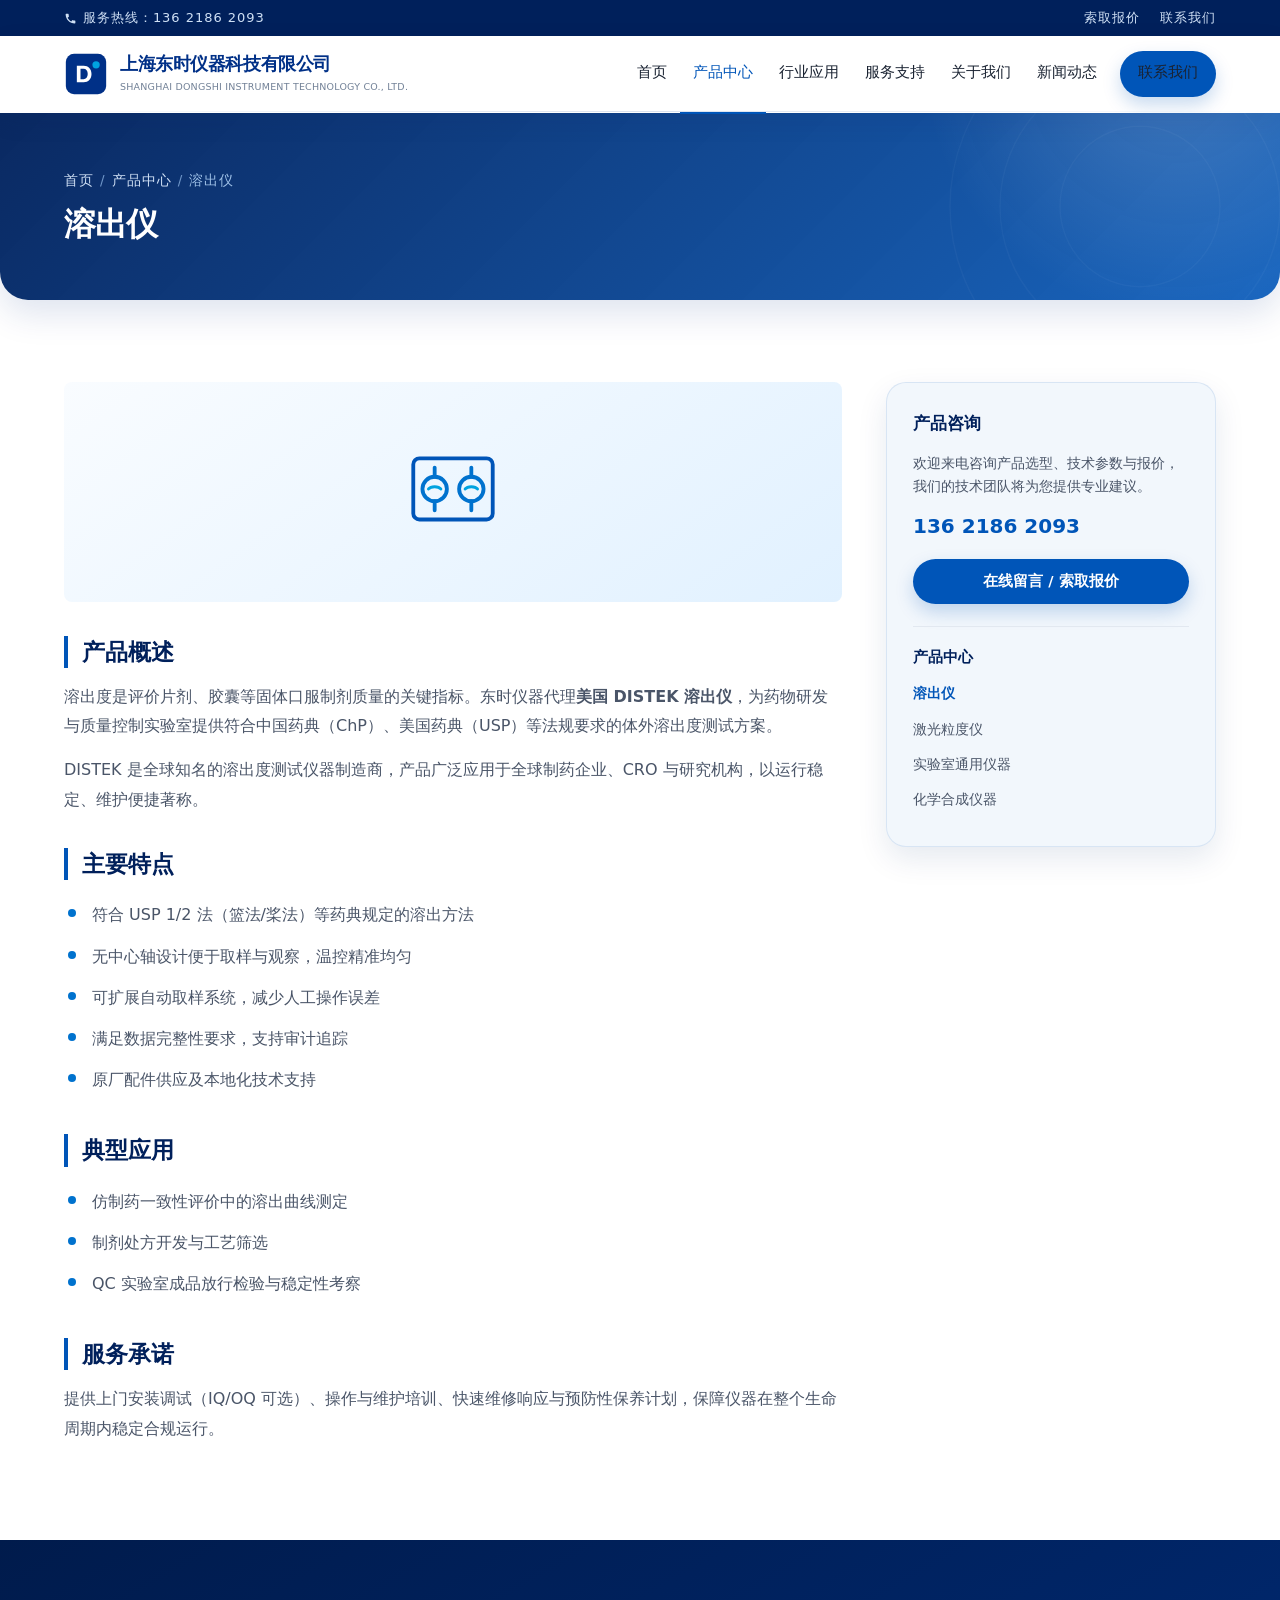
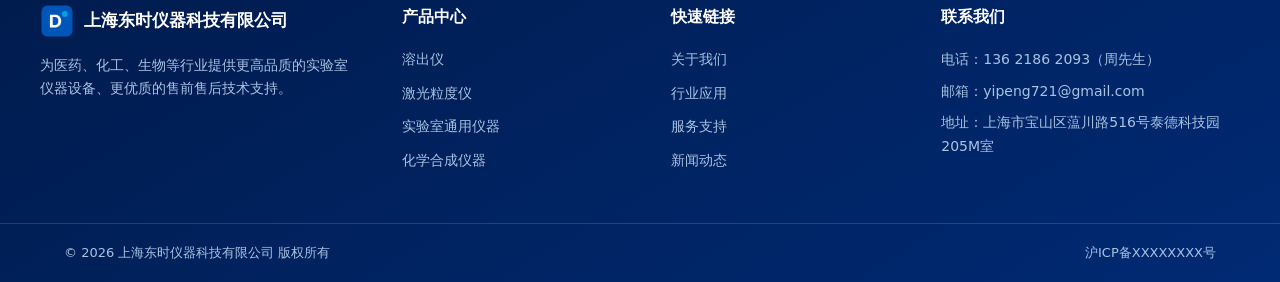
<file: product-dissolution.html>
<!DOCTYPE html>
<html lang="zh-CN">
<head>
<meta charset="UTF-8">
<meta name="viewport" content="width=device-width, initial-scale=1.0">
<title>溶出仪 - 上海东时仪器科技有限公司</title>
<meta name="description" content="溶出仪 - 上海东时仪器科技有限公司产品详情，提供选型咨询、安装调试、操作培训与售后服务。">
<link rel="stylesheet" href="css/style.css">
</head>
<body>

<div class="topbar">
  <div class="container">
    <div class="phone">
      <svg width="13" height="13" viewBox="0 0 24 24" fill="currentColor"><path d="M6.6 10.8c1.4 2.8 3.8 5.1 6.6 6.6l2.2-2.2c.3-.3.7-.4 1-.2 1.1.4 2.3.6 3.6.6.6 0 1 .4 1 1V20c0 .6-.4 1-1 1C10.6 21 3 13.4 3 4c0-.6.4-1 1-1h3.5c.6 0 1 .4 1 1 0 1.2.2 2.4.6 3.6.1.3 0 .7-.2 1l-2.3 2.2z"/></svg>
      服务热线：136 2186 2093
    </div>
    <div class="links">
      <a href="contact.html">索取报价</a>
      <a href="contact.html">联系我们</a>
    </div>
  </div>
</div>

<header class="header">
  <div class="container">
    <a class="logo" href="index.html">
      <svg class="logo-mark" viewBox="0 0 48 48" xmlns="http://www.w3.org/2000/svg">
        <rect x="2" y="2" width="44" height="44" rx="9" fill="#003087"/>
        <path d="M14 33V15h7.5c5 0 8.5 3.6 8.5 9s-3.5 9-8.5 9H14zm4-3.4h3.3c2.8 0 4.6-2.2 4.6-5.6s-1.8-5.6-4.6-5.6H18v11.2z" fill="#fff"/>
        <circle cx="35" cy="14" r="4" fill="#00a3e0"/>
      </svg>
      <span class="logo-text">
        <span class="cn">上海东时仪器科技有限公司</span><br>
        <span class="en">SHANGHAI DONGSHI INSTRUMENT TECHNOLOGY CO., LTD.</span>
      </span>
    </a>
    <nav>
      <ul class="nav" id="mainNav">
        <li><a href="index.html">首页</a></li>
        <li><a href="products.html" class="active">产品中心</a></li>
        <li><a href="solutions.html">行业应用</a></li>
        <li><a href="services.html">服务支持</a></li>
        <li><a href="about.html">关于我们</a></li>
        <li><a href="news.html">新闻动态</a></li>
        <li class="nav-cta"><a class="btn btn-primary" href="contact.html">联系我们</a></li>
      </ul>
    </nav>
    <button class="hamburger" id="hamburger" aria-label="菜单"><span></span><span></span><span></span></button>
  </div>
</header>

<section class="page-hero">
  <div class="container">
    <div class="crumb"><a href="index.html">首页</a><span>/</span><a href="products.html">产品中心</a><span>/</span>溶出仪</div>
    <h1>溶出仪</h1>
  </div>
</section>

<section class="section">
  <div class="container">
    <div class="detail-wrap">
      <div class="detail-main">
        <div class="detail-visual"><svg viewBox="0 0 72 72" fill="none" xmlns="http://www.w3.org/2000/svg"><rect x="10" y="14" width="52" height="40" rx="4" stroke="#0055b8" stroke-width="2.5"/><circle cx="24" cy="34" r="8" stroke="#0072ce" stroke-width="2.5"/><path d="M24 26v-6M24 42v6" stroke="#0072ce" stroke-width="2.5" stroke-linecap="round"/><circle cx="48" cy="34" r="8" stroke="#0072ce" stroke-width="2.5"/><path d="M48 26v-6M48 42v6" stroke="#0072ce" stroke-width="2.5" stroke-linecap="round"/><path d="M20 34c1.5-2 6.5-2 8 0M44 34c1.5-2 6.5-2 8 0" stroke="#00a3e0" stroke-width="2" stroke-linecap="round"/></svg></div>

        <h2>产品概述</h2>
        <p>溶出度是评价片剂、胶囊等固体口服制剂质量的关键指标。东时仪器代理<strong>美国 DISTEK 溶出仪</strong>，为药物研发与质量控制实验室提供符合中国药典（ChP）、美国药典（USP）等法规要求的体外溶出度测试方案。</p>
        <p>DISTEK 是全球知名的溶出度测试仪器制造商，产品广泛应用于全球制药企业、CRO 与研究机构，以运行稳定、维护便捷著称。</p>
        <h2>主要特点</h2>
        <ul class="features">
          <li>符合 USP 1/2 法（篮法/桨法）等药典规定的溶出方法</li>
          <li>无中心轴设计便于取样与观察，温控精准均匀</li>
          <li>可扩展自动取样系统，减少人工操作误差</li>
          <li>满足数据完整性要求，支持审计追踪</li>
          <li>原厂配件供应及本地化技术支持</li>
        </ul>
        <h2>典型应用</h2>
        <ul class="features">
          <li>仿制药一致性评价中的溶出曲线测定</li>
          <li>制剂处方开发与工艺筛选</li>
          <li>QC 实验室成品放行检验与稳定性考察</li>
        </ul>
        <h2>服务承诺</h2>
        <p>提供上门安装调试（IQ/OQ 可选）、操作与维护培训、快速维修响应与预防性保养计划，保障仪器在整个生命周期内稳定合规运行。</p>
      </div>
<aside class="side-card">
  <h3>产品咨询</h3>
  <p>欢迎来电咨询产品选型、技术参数与报价，我们的技术团队将为您提供专业建议。</p>
  <div class="tel">136 2186 2093</div>
  <a class="btn btn-primary" href="contact.html">在线留言 / 索取报价</a>
  <div class="side-links">
    <h4>产品中心</h4>
    <ul>
      <li><a href="product-dissolution.html" class="cur">溶出仪</a></li>
      <li><a href="product-particle.html">激光粒度仪</a></li>
      <li><a href="product-lab.html">实验室通用仪器</a></li>
      <li><a href="product-synthesis.html">化学合成仪器</a></li>
    </ul>
  </div>
</aside>
    </div>
  </div>
</section>

<footer class="footer">
  <div class="container footer-main">
    <div>
      <div class="flogo">
        <svg width="34" height="34" viewBox="0 0 48 48"><rect x="2" y="2" width="44" height="44" rx="9" fill="#0055b8"/><path d="M14 33V15h7.5c5 0 8.5 3.6 8.5 9s-3.5 9-8.5 9H14zm4-3.4h3.3c2.8 0 4.6-2.2 4.6-5.6s-1.8-5.6-4.6-5.6H18v11.2z" fill="#fff"/><circle cx="35" cy="14" r="4" fill="#00a3e0"/></svg>
        <span class="cn">上海东时仪器科技有限公司</span>
      </div>
      <p>为医药、化工、生物等行业提供更高品质的实验室仪器设备、更优质的售前售后技术支持。</p>
    </div>
    <div>
      <h4>产品中心</h4>
      <ul>
        <li><a href="product-dissolution.html">溶出仪</a></li>
        <li><a href="product-particle.html">激光粒度仪</a></li>
        <li><a href="product-lab.html">实验室通用仪器</a></li>
        <li><a href="product-synthesis.html">化学合成仪器</a></li>
      </ul>
    </div>
    <div>
      <h4>快速链接</h4>
      <ul>
        <li><a href="about.html">关于我们</a></li>
        <li><a href="solutions.html">行业应用</a></li>
        <li><a href="services.html">服务支持</a></li>
        <li><a href="news.html">新闻动态</a></li>
      </ul>
    </div>
    <div>
      <h4>联系我们</h4>
      <p>电话：136 2186 2093（周先生）</p>
      <p>邮箱：yipeng721@gmail.com</p>
      <p>地址：上海市宝山区蕰川路516号泰德科技园205M室</p>
    </div>
  </div>
  <div class="footer-bottom">
    <div class="container">
      <span>© 2026 上海东时仪器科技有限公司 版权所有</span>
      <a href="https://beian.miit.gov.cn/" target="_blank" rel="noopener">沪ICP备XXXXXXXX号</a>
    </div>
  </div>
</footer>

<button id="toTop" aria-label="回到顶部">↑</button>
<script src="js/main.js"></script>
</body>
</html>
</file>
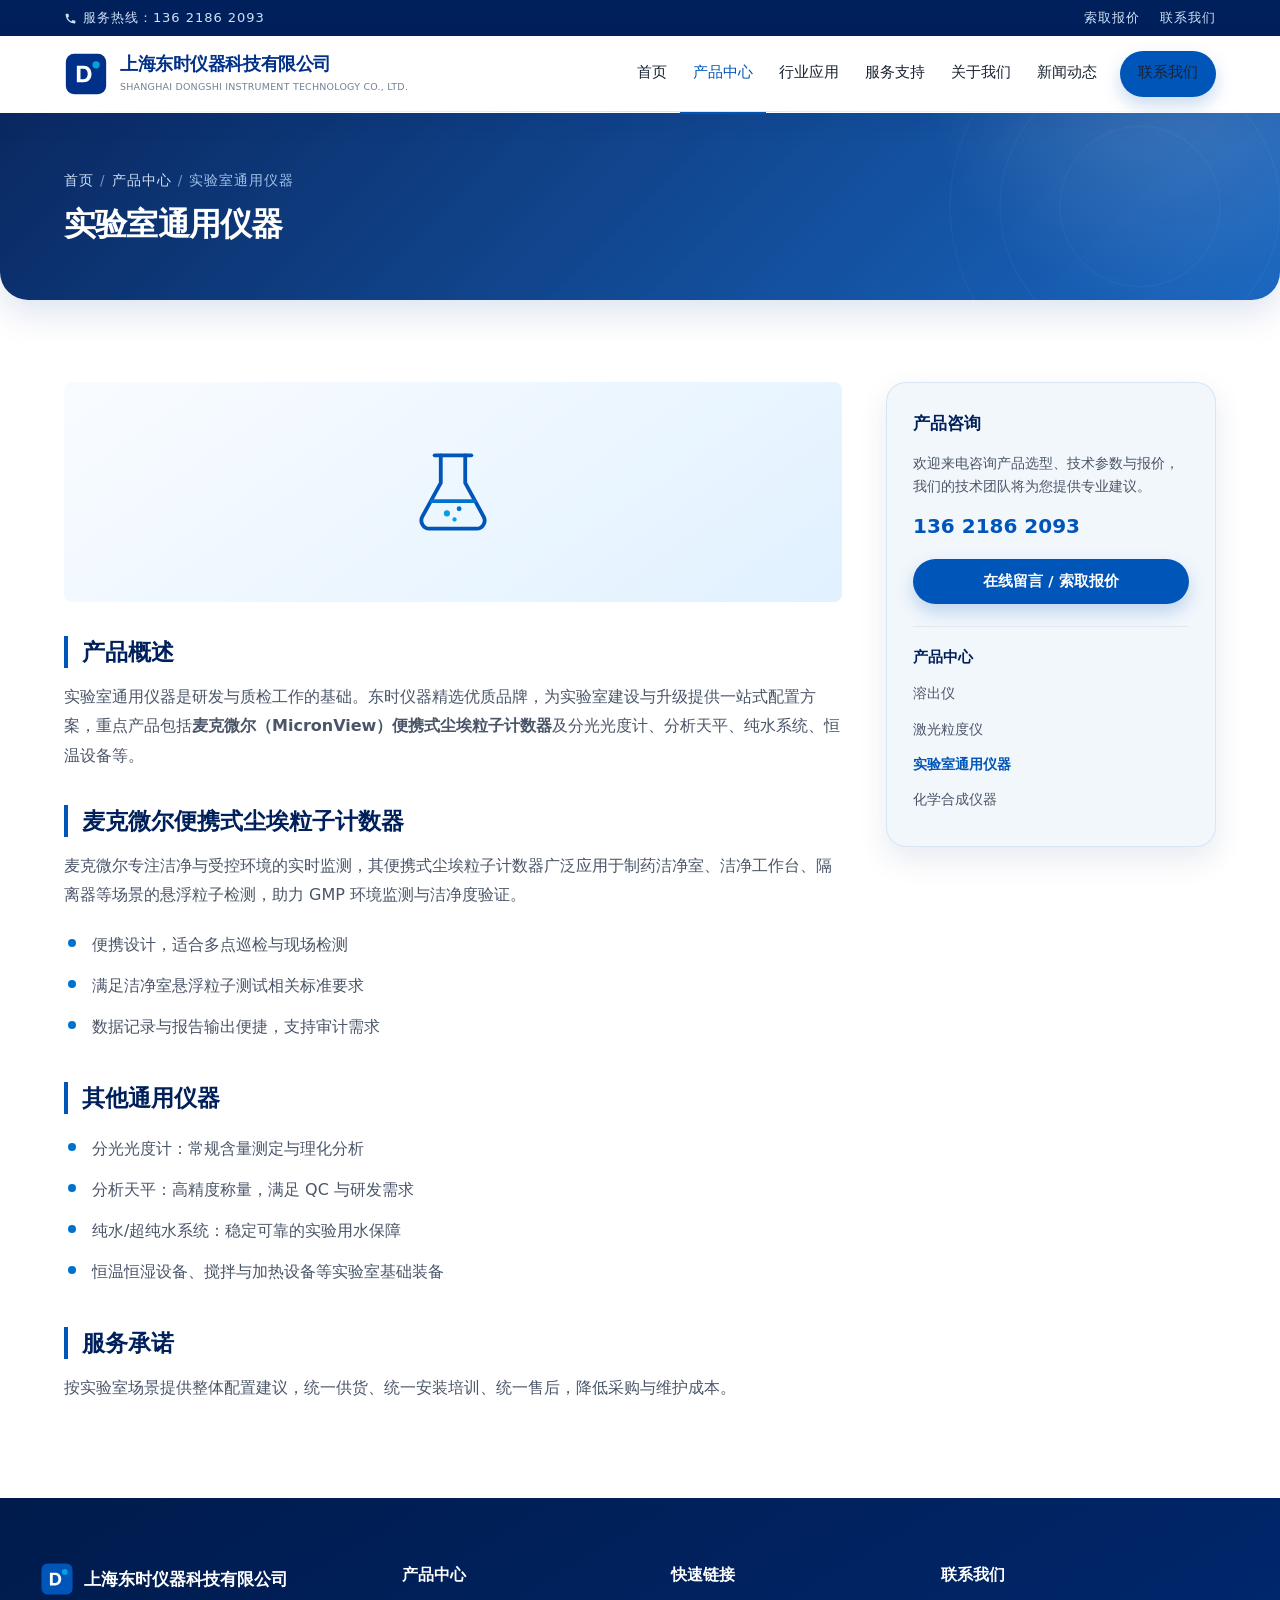
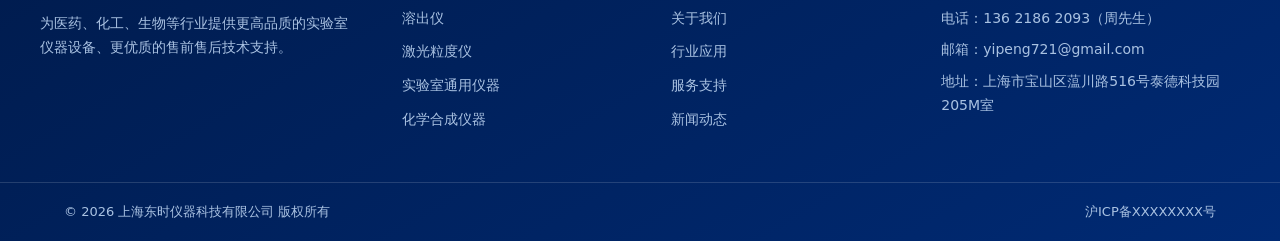
<file: product-lab.html>
<!DOCTYPE html>
<html lang="zh-CN">
<head>
<meta charset="UTF-8">
<meta name="viewport" content="width=device-width, initial-scale=1.0">
<title>实验室通用仪器 - 上海东时仪器科技有限公司</title>
<meta name="description" content="实验室通用仪器 - 上海东时仪器科技有限公司产品详情，提供选型咨询、安装调试、操作培训与售后服务。">
<link rel="stylesheet" href="css/style.css">
</head>
<body>

<div class="topbar">
  <div class="container">
    <div class="phone">
      <svg width="13" height="13" viewBox="0 0 24 24" fill="currentColor"><path d="M6.6 10.8c1.4 2.8 3.8 5.1 6.6 6.6l2.2-2.2c.3-.3.7-.4 1-.2 1.1.4 2.3.6 3.6.6.6 0 1 .4 1 1V20c0 .6-.4 1-1 1C10.6 21 3 13.4 3 4c0-.6.4-1 1-1h3.5c.6 0 1 .4 1 1 0 1.2.2 2.4.6 3.6.1.3 0 .7-.2 1l-2.3 2.2z"/></svg>
      服务热线：136 2186 2093
    </div>
    <div class="links">
      <a href="contact.html">索取报价</a>
      <a href="contact.html">联系我们</a>
    </div>
  </div>
</div>

<header class="header">
  <div class="container">
    <a class="logo" href="index.html">
      <svg class="logo-mark" viewBox="0 0 48 48" xmlns="http://www.w3.org/2000/svg">
        <rect x="2" y="2" width="44" height="44" rx="9" fill="#003087"/>
        <path d="M14 33V15h7.5c5 0 8.5 3.6 8.5 9s-3.5 9-8.5 9H14zm4-3.4h3.3c2.8 0 4.6-2.2 4.6-5.6s-1.8-5.6-4.6-5.6H18v11.2z" fill="#fff"/>
        <circle cx="35" cy="14" r="4" fill="#00a3e0"/>
      </svg>
      <span class="logo-text">
        <span class="cn">上海东时仪器科技有限公司</span><br>
        <span class="en">SHANGHAI DONGSHI INSTRUMENT TECHNOLOGY CO., LTD.</span>
      </span>
    </a>
    <nav>
      <ul class="nav" id="mainNav">
        <li><a href="index.html">首页</a></li>
        <li><a href="products.html" class="active">产品中心</a></li>
        <li><a href="solutions.html">行业应用</a></li>
        <li><a href="services.html">服务支持</a></li>
        <li><a href="about.html">关于我们</a></li>
        <li><a href="news.html">新闻动态</a></li>
        <li class="nav-cta"><a class="btn btn-primary" href="contact.html">联系我们</a></li>
      </ul>
    </nav>
    <button class="hamburger" id="hamburger" aria-label="菜单"><span></span><span></span><span></span></button>
  </div>
</header>

<section class="page-hero">
  <div class="container">
    <div class="crumb"><a href="index.html">首页</a><span>/</span><a href="products.html">产品中心</a><span>/</span>实验室通用仪器</div>
    <h1>实验室通用仪器</h1>
  </div>
</section>

<section class="section">
  <div class="container">
    <div class="detail-wrap">
      <div class="detail-main">
        <div class="detail-visual"><svg viewBox="0 0 72 72" fill="none" xmlns="http://www.w3.org/2000/svg"><path d="M28 12v18L16 52c-2 3.5.5 8 4.5 8h31c4 0 6.5-4.5 4.5-8L44 30V12" stroke="#0055b8" stroke-width="2.5" stroke-linecap="round" stroke-linejoin="round"/><path d="M24 12h24" stroke="#0055b8" stroke-width="2.5" stroke-linecap="round"/><path d="M22 42h28" stroke="#0072ce" stroke-width="2.5" stroke-linecap="round"/><circle cx="32" cy="50" r="2" fill="#00a3e0"/><circle cx="40" cy="47" r="1.6" fill="#0072ce"/><circle cx="37" cy="54" r="1.4" fill="#00a3e0"/></svg></div>

        <h2>产品概述</h2>
        <p>实验室通用仪器是研发与质检工作的基础。东时仪器精选优质品牌，为实验室建设与升级提供一站式配置方案，重点产品包括<strong>麦克微尔（MicronView）便携式尘埃粒子计数器</strong>及分光光度计、分析天平、纯水系统、恒温设备等。</p>
        <h2>麦克微尔便携式尘埃粒子计数器</h2>
        <p>麦克微尔专注洁净与受控环境的实时监测，其便携式尘埃粒子计数器广泛应用于制药洁净室、洁净工作台、隔离器等场景的悬浮粒子检测，助力 GMP 环境监测与洁净度验证。</p>
        <ul class="features">
          <li>便携设计，适合多点巡检与现场检测</li>
          <li>满足洁净室悬浮粒子测试相关标准要求</li>
          <li>数据记录与报告输出便捷，支持审计需求</li>
        </ul>
        <h2>其他通用仪器</h2>
        <ul class="features">
          <li>分光光度计：常规含量测定与理化分析</li>
          <li>分析天平：高精度称量，满足 QC 与研发需求</li>
          <li>纯水/超纯水系统：稳定可靠的实验用水保障</li>
          <li>恒温恒湿设备、搅拌与加热设备等实验室基础装备</li>
        </ul>
        <h2>服务承诺</h2>
        <p>按实验室场景提供整体配置建议，统一供货、统一安装培训、统一售后，降低采购与维护成本。</p>
      </div>
<aside class="side-card">
  <h3>产品咨询</h3>
  <p>欢迎来电咨询产品选型、技术参数与报价，我们的技术团队将为您提供专业建议。</p>
  <div class="tel">136 2186 2093</div>
  <a class="btn btn-primary" href="contact.html">在线留言 / 索取报价</a>
  <div class="side-links">
    <h4>产品中心</h4>
    <ul>
      <li><a href="product-dissolution.html">溶出仪</a></li>
      <li><a href="product-particle.html">激光粒度仪</a></li>
      <li><a href="product-lab.html" class="cur">实验室通用仪器</a></li>
      <li><a href="product-synthesis.html">化学合成仪器</a></li>
    </ul>
  </div>
</aside>
    </div>
  </div>
</section>

<footer class="footer">
  <div class="container footer-main">
    <div>
      <div class="flogo">
        <svg width="34" height="34" viewBox="0 0 48 48"><rect x="2" y="2" width="44" height="44" rx="9" fill="#0055b8"/><path d="M14 33V15h7.5c5 0 8.5 3.6 8.5 9s-3.5 9-8.5 9H14zm4-3.4h3.3c2.8 0 4.6-2.2 4.6-5.6s-1.8-5.6-4.6-5.6H18v11.2z" fill="#fff"/><circle cx="35" cy="14" r="4" fill="#00a3e0"/></svg>
        <span class="cn">上海东时仪器科技有限公司</span>
      </div>
      <p>为医药、化工、生物等行业提供更高品质的实验室仪器设备、更优质的售前售后技术支持。</p>
    </div>
    <div>
      <h4>产品中心</h4>
      <ul>
        <li><a href="product-dissolution.html">溶出仪</a></li>
        <li><a href="product-particle.html">激光粒度仪</a></li>
        <li><a href="product-lab.html">实验室通用仪器</a></li>
        <li><a href="product-synthesis.html">化学合成仪器</a></li>
      </ul>
    </div>
    <div>
      <h4>快速链接</h4>
      <ul>
        <li><a href="about.html">关于我们</a></li>
        <li><a href="solutions.html">行业应用</a></li>
        <li><a href="services.html">服务支持</a></li>
        <li><a href="news.html">新闻动态</a></li>
      </ul>
    </div>
    <div>
      <h4>联系我们</h4>
      <p>电话：136 2186 2093（周先生）</p>
      <p>邮箱：yipeng721@gmail.com</p>
      <p>地址：上海市宝山区蕰川路516号泰德科技园205M室</p>
    </div>
  </div>
  <div class="footer-bottom">
    <div class="container">
      <span>© 2026 上海东时仪器科技有限公司 版权所有</span>
      <a href="https://beian.miit.gov.cn/" target="_blank" rel="noopener">沪ICP备XXXXXXXX号</a>
    </div>
  </div>
</footer>

<button id="toTop" aria-label="回到顶部">↑</button>
<script src="js/main.js"></script>
</body>
</html>
</file>
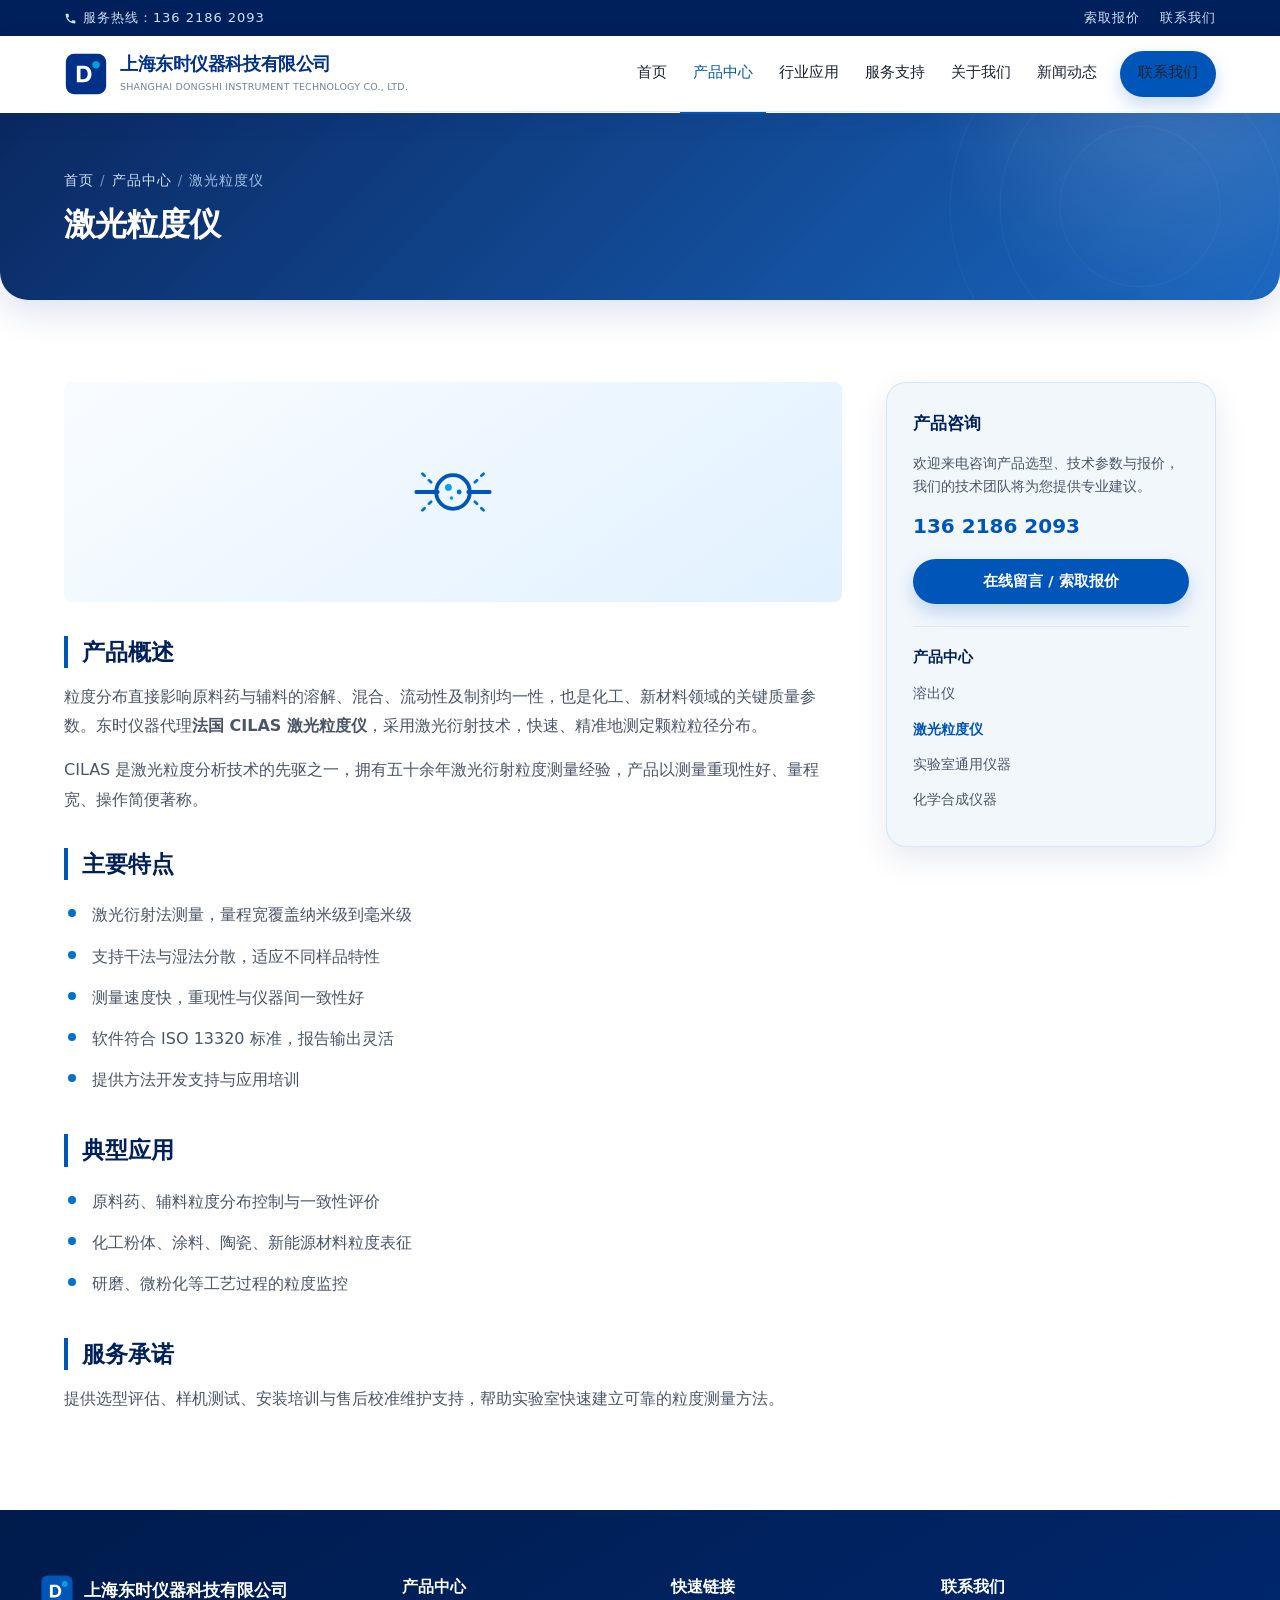
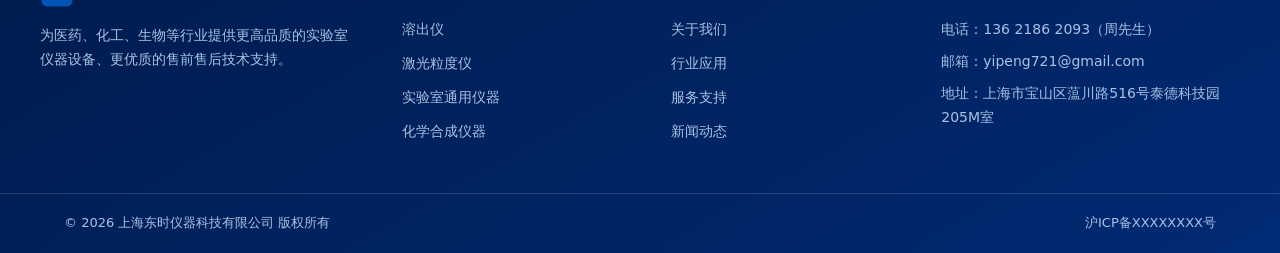
<file: product-particle.html>
<!DOCTYPE html>
<html lang="zh-CN">
<head>
<meta charset="UTF-8">
<meta name="viewport" content="width=device-width, initial-scale=1.0">
<title>激光粒度仪 - 上海东时仪器科技有限公司</title>
<meta name="description" content="激光粒度仪 - 上海东时仪器科技有限公司产品详情，提供选型咨询、安装调试、操作培训与售后服务。">
<link rel="stylesheet" href="css/style.css">
</head>
<body>

<div class="topbar">
  <div class="container">
    <div class="phone">
      <svg width="13" height="13" viewBox="0 0 24 24" fill="currentColor"><path d="M6.6 10.8c1.4 2.8 3.8 5.1 6.6 6.6l2.2-2.2c.3-.3.7-.4 1-.2 1.1.4 2.3.6 3.6.6.6 0 1 .4 1 1V20c0 .6-.4 1-1 1C10.6 21 3 13.4 3 4c0-.6.4-1 1-1h3.5c.6 0 1 .4 1 1 0 1.2.2 2.4.6 3.6.1.3 0 .7-.2 1l-2.3 2.2z"/></svg>
      服务热线：136 2186 2093
    </div>
    <div class="links">
      <a href="contact.html">索取报价</a>
      <a href="contact.html">联系我们</a>
    </div>
  </div>
</div>

<header class="header">
  <div class="container">
    <a class="logo" href="index.html">
      <svg class="logo-mark" viewBox="0 0 48 48" xmlns="http://www.w3.org/2000/svg">
        <rect x="2" y="2" width="44" height="44" rx="9" fill="#003087"/>
        <path d="M14 33V15h7.5c5 0 8.5 3.6 8.5 9s-3.5 9-8.5 9H14zm4-3.4h3.3c2.8 0 4.6-2.2 4.6-5.6s-1.8-5.6-4.6-5.6H18v11.2z" fill="#fff"/>
        <circle cx="35" cy="14" r="4" fill="#00a3e0"/>
      </svg>
      <span class="logo-text">
        <span class="cn">上海东时仪器科技有限公司</span><br>
        <span class="en">SHANGHAI DONGSHI INSTRUMENT TECHNOLOGY CO., LTD.</span>
      </span>
    </a>
    <nav>
      <ul class="nav" id="mainNav">
        <li><a href="index.html">首页</a></li>
        <li><a href="products.html" class="active">产品中心</a></li>
        <li><a href="solutions.html">行业应用</a></li>
        <li><a href="services.html">服务支持</a></li>
        <li><a href="about.html">关于我们</a></li>
        <li><a href="news.html">新闻动态</a></li>
        <li class="nav-cta"><a class="btn btn-primary" href="contact.html">联系我们</a></li>
      </ul>
    </nav>
    <button class="hamburger" id="hamburger" aria-label="菜单"><span></span><span></span><span></span></button>
  </div>
</header>

<section class="page-hero">
  <div class="container">
    <div class="crumb"><a href="index.html">首页</a><span>/</span><a href="products.html">产品中心</a><span>/</span>激光粒度仪</div>
    <h1>激光粒度仪</h1>
  </div>
</section>

<section class="section">
  <div class="container">
    <div class="detail-wrap">
      <div class="detail-main">
        <div class="detail-visual"><svg viewBox="0 0 72 72" fill="none" xmlns="http://www.w3.org/2000/svg"><path d="M12 36h14M46 36h14" stroke="#0055b8" stroke-width="2.5" stroke-linecap="round"/><circle cx="36" cy="36" r="11" stroke="#0055b8" stroke-width="2.5"/><circle cx="33" cy="33" r="2.2" fill="#00a3e0"/><circle cx="40" cy="36" r="1.6" fill="#0072ce"/><circle cx="35" cy="40" r="1.2" fill="#00a3e0"/><path d="M16 24l8 8M56 24l-8 8M16 48l8-8M56 48l-8-8" stroke="#0072ce" stroke-width="1.8" stroke-linecap="round" stroke-dasharray="2 4"/></svg></div>

        <h2>产品概述</h2>
        <p>粒度分布直接影响原料药与辅料的溶解、混合、流动性及制剂均一性，也是化工、新材料领域的关键质量参数。东时仪器代理<strong>法国 CILAS 激光粒度仪</strong>，采用激光衍射技术，快速、精准地测定颗粒粒径分布。</p>
        <p>CILAS 是激光粒度分析技术的先驱之一，拥有五十余年激光衍射粒度测量经验，产品以测量重现性好、量程宽、操作简便著称。</p>
        <h2>主要特点</h2>
        <ul class="features">
          <li>激光衍射法测量，量程宽覆盖纳米级到毫米级</li>
          <li>支持干法与湿法分散，适应不同样品特性</li>
          <li>测量速度快，重现性与仪器间一致性好</li>
          <li>软件符合 ISO 13320 标准，报告输出灵活</li>
          <li>提供方法开发支持与应用培训</li>
        </ul>
        <h2>典型应用</h2>
        <ul class="features">
          <li>原料药、辅料粒度分布控制与一致性评价</li>
          <li>化工粉体、涂料、陶瓷、新能源材料粒度表征</li>
          <li>研磨、微粉化等工艺过程的粒度监控</li>
        </ul>
        <h2>服务承诺</h2>
        <p>提供选型评估、样机测试、安装培训与售后校准维护支持，帮助实验室快速建立可靠的粒度测量方法。</p>
      </div>
<aside class="side-card">
  <h3>产品咨询</h3>
  <p>欢迎来电咨询产品选型、技术参数与报价，我们的技术团队将为您提供专业建议。</p>
  <div class="tel">136 2186 2093</div>
  <a class="btn btn-primary" href="contact.html">在线留言 / 索取报价</a>
  <div class="side-links">
    <h4>产品中心</h4>
    <ul>
      <li><a href="product-dissolution.html">溶出仪</a></li>
      <li><a href="product-particle.html" class="cur">激光粒度仪</a></li>
      <li><a href="product-lab.html">实验室通用仪器</a></li>
      <li><a href="product-synthesis.html">化学合成仪器</a></li>
    </ul>
  </div>
</aside>
    </div>
  </div>
</section>

<footer class="footer">
  <div class="container footer-main">
    <div>
      <div class="flogo">
        <svg width="34" height="34" viewBox="0 0 48 48"><rect x="2" y="2" width="44" height="44" rx="9" fill="#0055b8"/><path d="M14 33V15h7.5c5 0 8.5 3.6 8.5 9s-3.5 9-8.5 9H14zm4-3.4h3.3c2.8 0 4.6-2.2 4.6-5.6s-1.8-5.6-4.6-5.6H18v11.2z" fill="#fff"/><circle cx="35" cy="14" r="4" fill="#00a3e0"/></svg>
        <span class="cn">上海东时仪器科技有限公司</span>
      </div>
      <p>为医药、化工、生物等行业提供更高品质的实验室仪器设备、更优质的售前售后技术支持。</p>
    </div>
    <div>
      <h4>产品中心</h4>
      <ul>
        <li><a href="product-dissolution.html">溶出仪</a></li>
        <li><a href="product-particle.html">激光粒度仪</a></li>
        <li><a href="product-lab.html">实验室通用仪器</a></li>
        <li><a href="product-synthesis.html">化学合成仪器</a></li>
      </ul>
    </div>
    <div>
      <h4>快速链接</h4>
      <ul>
        <li><a href="about.html">关于我们</a></li>
        <li><a href="solutions.html">行业应用</a></li>
        <li><a href="services.html">服务支持</a></li>
        <li><a href="news.html">新闻动态</a></li>
      </ul>
    </div>
    <div>
      <h4>联系我们</h4>
      <p>电话：136 2186 2093（周先生）</p>
      <p>邮箱：yipeng721@gmail.com</p>
      <p>地址：上海市宝山区蕰川路516号泰德科技园205M室</p>
    </div>
  </div>
  <div class="footer-bottom">
    <div class="container">
      <span>© 2026 上海东时仪器科技有限公司 版权所有</span>
      <a href="https://beian.miit.gov.cn/" target="_blank" rel="noopener">沪ICP备XXXXXXXX号</a>
    </div>
  </div>
</footer>

<button id="toTop" aria-label="回到顶部">↑</button>
<script src="js/main.js"></script>
</body>
</html>
</file>
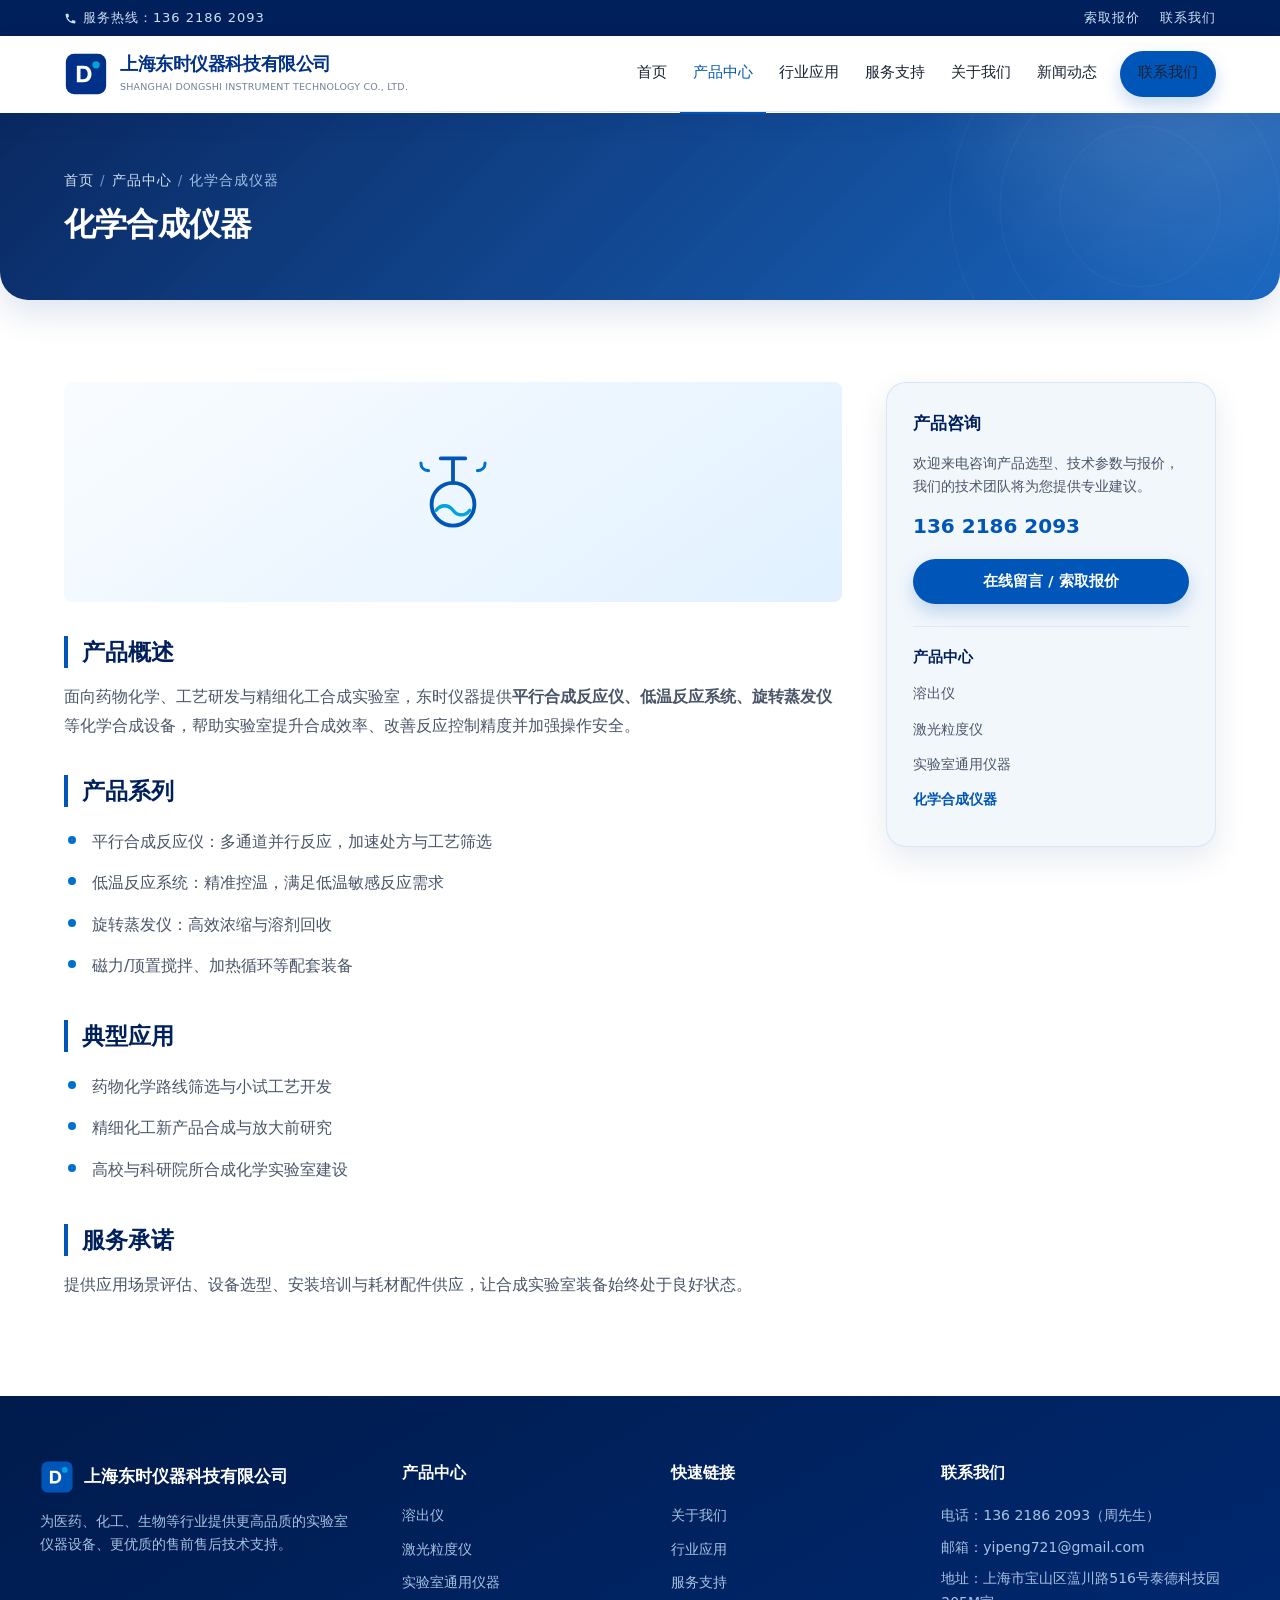
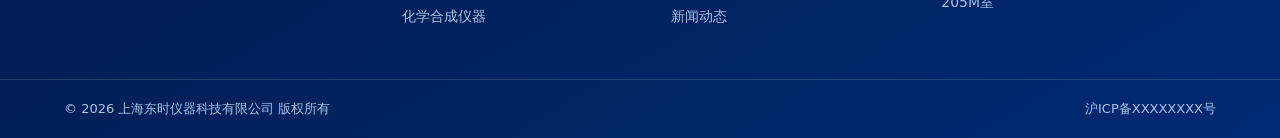
<file: product-synthesis.html>
<!DOCTYPE html>
<html lang="zh-CN">
<head>
<meta charset="UTF-8">
<meta name="viewport" content="width=device-width, initial-scale=1.0">
<title>化学合成仪器 - 上海东时仪器科技有限公司</title>
<meta name="description" content="化学合成仪器 - 上海东时仪器科技有限公司产品详情，提供选型咨询、安装调试、操作培训与售后服务。">
<link rel="stylesheet" href="css/style.css">
</head>
<body>

<div class="topbar">
  <div class="container">
    <div class="phone">
      <svg width="13" height="13" viewBox="0 0 24 24" fill="currentColor"><path d="M6.6 10.8c1.4 2.8 3.8 5.1 6.6 6.6l2.2-2.2c.3-.3.7-.4 1-.2 1.1.4 2.3.6 3.6.6.6 0 1 .4 1 1V20c0 .6-.4 1-1 1C10.6 21 3 13.4 3 4c0-.6.4-1 1-1h3.5c.6 0 1 .4 1 1 0 1.2.2 2.4.6 3.6.1.3 0 .7-.2 1l-2.3 2.2z"/></svg>
      服务热线：136 2186 2093
    </div>
    <div class="links">
      <a href="contact.html">索取报价</a>
      <a href="contact.html">联系我们</a>
    </div>
  </div>
</div>

<header class="header">
  <div class="container">
    <a class="logo" href="index.html">
      <svg class="logo-mark" viewBox="0 0 48 48" xmlns="http://www.w3.org/2000/svg">
        <rect x="2" y="2" width="44" height="44" rx="9" fill="#003087"/>
        <path d="M14 33V15h7.5c5 0 8.5 3.6 8.5 9s-3.5 9-8.5 9H14zm4-3.4h3.3c2.8 0 4.6-2.2 4.6-5.6s-1.8-5.6-4.6-5.6H18v11.2z" fill="#fff"/>
        <circle cx="35" cy="14" r="4" fill="#00a3e0"/>
      </svg>
      <span class="logo-text">
        <span class="cn">上海东时仪器科技有限公司</span><br>
        <span class="en">SHANGHAI DONGSHI INSTRUMENT TECHNOLOGY CO., LTD.</span>
      </span>
    </a>
    <nav>
      <ul class="nav" id="mainNav">
        <li><a href="index.html">首页</a></li>
        <li><a href="products.html" class="active">产品中心</a></li>
        <li><a href="solutions.html">行业应用</a></li>
        <li><a href="services.html">服务支持</a></li>
        <li><a href="about.html">关于我们</a></li>
        <li><a href="news.html">新闻动态</a></li>
        <li class="nav-cta"><a class="btn btn-primary" href="contact.html">联系我们</a></li>
      </ul>
    </nav>
    <button class="hamburger" id="hamburger" aria-label="菜单"><span></span><span></span><span></span></button>
  </div>
</header>

<section class="page-hero">
  <div class="container">
    <div class="crumb"><a href="index.html">首页</a><span>/</span><a href="products.html">产品中心</a><span>/</span>化学合成仪器</div>
    <h1>化学合成仪器</h1>
  </div>
</section>

<section class="section">
  <div class="container">
    <div class="detail-wrap">
      <div class="detail-main">
        <div class="detail-visual"><svg viewBox="0 0 72 72" fill="none" xmlns="http://www.w3.org/2000/svg"><circle cx="36" cy="44" r="14" stroke="#0055b8" stroke-width="2.5"/><path d="M36 30V14M28 14h16" stroke="#0055b8" stroke-width="2.5" stroke-linecap="round"/><path d="M25 48c3-4 8-4 11 0s8 4 11 0" stroke="#00a3e0" stroke-width="2.2" stroke-linecap="round"/><path d="M52 22c3 0 5-2 5-5M20 22c-3 0-5-2-5-5" stroke="#0072ce" stroke-width="2" stroke-linecap="round"/></svg></div>

        <h2>产品概述</h2>
        <p>面向药物化学、工艺研发与精细化工合成实验室，东时仪器提供<strong>平行合成反应仪、低温反应系统、旋转蒸发仪</strong>等化学合成设备，帮助实验室提升合成效率、改善反应控制精度并加强操作安全。</p>
        <h2>产品系列</h2>
        <ul class="features">
          <li>平行合成反应仪：多通道并行反应，加速处方与工艺筛选</li>
          <li>低温反应系统：精准控温，满足低温敏感反应需求</li>
          <li>旋转蒸发仪：高效浓缩与溶剂回收</li>
          <li>磁力/顶置搅拌、加热循环等配套装备</li>
        </ul>
        <h2>典型应用</h2>
        <ul class="features">
          <li>药物化学路线筛选与小试工艺开发</li>
          <li>精细化工新产品合成与放大前研究</li>
          <li>高校与科研院所合成化学实验室建设</li>
        </ul>
        <h2>服务承诺</h2>
        <p>提供应用场景评估、设备选型、安装培训与耗材配件供应，让合成实验室装备始终处于良好状态。</p>
      </div>
<aside class="side-card">
  <h3>产品咨询</h3>
  <p>欢迎来电咨询产品选型、技术参数与报价，我们的技术团队将为您提供专业建议。</p>
  <div class="tel">136 2186 2093</div>
  <a class="btn btn-primary" href="contact.html">在线留言 / 索取报价</a>
  <div class="side-links">
    <h4>产品中心</h4>
    <ul>
      <li><a href="product-dissolution.html">溶出仪</a></li>
      <li><a href="product-particle.html">激光粒度仪</a></li>
      <li><a href="product-lab.html">实验室通用仪器</a></li>
      <li><a href="product-synthesis.html" class="cur">化学合成仪器</a></li>
    </ul>
  </div>
</aside>
    </div>
  </div>
</section>

<footer class="footer">
  <div class="container footer-main">
    <div>
      <div class="flogo">
        <svg width="34" height="34" viewBox="0 0 48 48"><rect x="2" y="2" width="44" height="44" rx="9" fill="#0055b8"/><path d="M14 33V15h7.5c5 0 8.5 3.6 8.5 9s-3.5 9-8.5 9H14zm4-3.4h3.3c2.8 0 4.6-2.2 4.6-5.6s-1.8-5.6-4.6-5.6H18v11.2z" fill="#fff"/><circle cx="35" cy="14" r="4" fill="#00a3e0"/></svg>
        <span class="cn">上海东时仪器科技有限公司</span>
      </div>
      <p>为医药、化工、生物等行业提供更高品质的实验室仪器设备、更优质的售前售后技术支持。</p>
    </div>
    <div>
      <h4>产品中心</h4>
      <ul>
        <li><a href="product-dissolution.html">溶出仪</a></li>
        <li><a href="product-particle.html">激光粒度仪</a></li>
        <li><a href="product-lab.html">实验室通用仪器</a></li>
        <li><a href="product-synthesis.html">化学合成仪器</a></li>
      </ul>
    </div>
    <div>
      <h4>快速链接</h4>
      <ul>
        <li><a href="about.html">关于我们</a></li>
        <li><a href="solutions.html">行业应用</a></li>
        <li><a href="services.html">服务支持</a></li>
        <li><a href="news.html">新闻动态</a></li>
      </ul>
    </div>
    <div>
      <h4>联系我们</h4>
      <p>电话：136 2186 2093（周先生）</p>
      <p>邮箱：yipeng721@gmail.com</p>
      <p>地址：上海市宝山区蕰川路516号泰德科技园205M室</p>
    </div>
  </div>
  <div class="footer-bottom">
    <div class="container">
      <span>© 2026 上海东时仪器科技有限公司 版权所有</span>
      <a href="https://beian.miit.gov.cn/" target="_blank" rel="noopener">沪ICP备XXXXXXXX号</a>
    </div>
  </div>
</footer>

<button id="toTop" aria-label="回到顶部">↑</button>
<script src="js/main.js"></script>
</body>
</html>
</file>
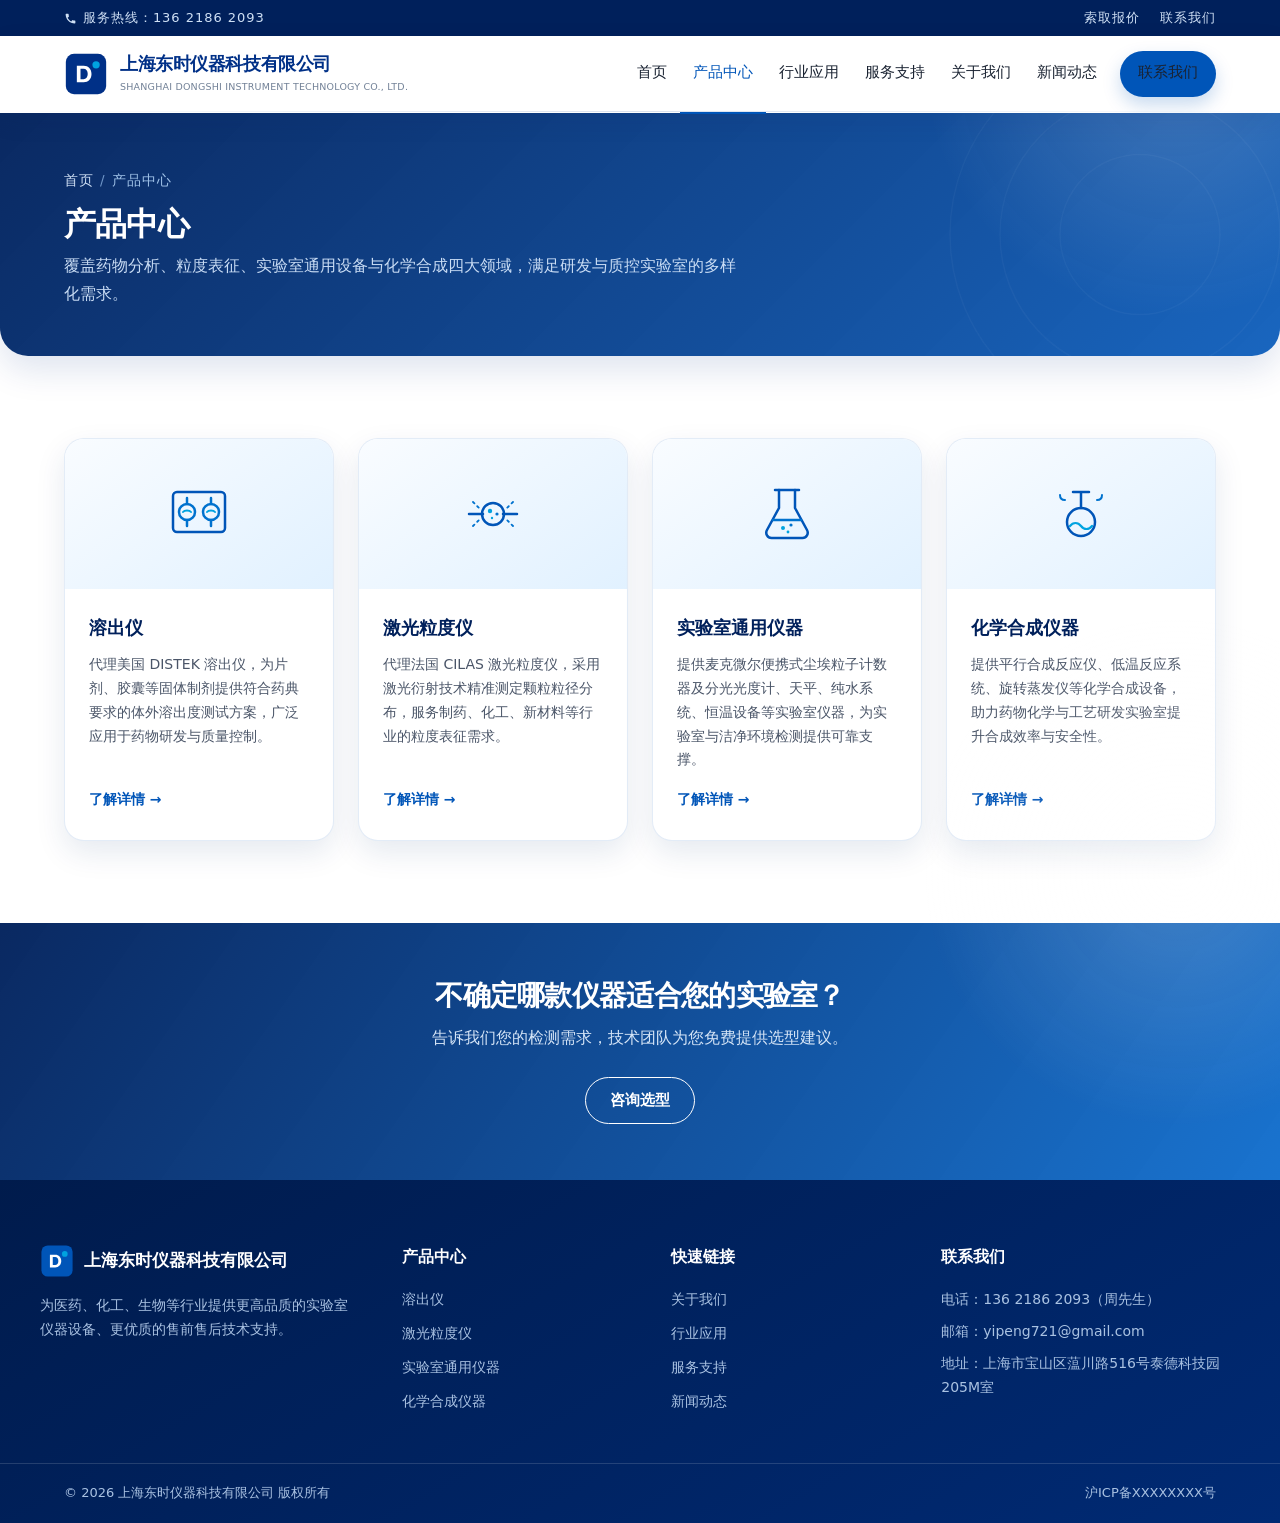
<file: products.html>
<!DOCTYPE html>
<html lang="zh-CN">
<head>
<meta charset="UTF-8">
<meta name="viewport" content="width=device-width, initial-scale=1.0">
<title>产品中心 - 上海东时仪器科技有限公司</title>
<meta name="description" content="溶出仪、激光粒度仪、实验室通用仪器、化学合成仪器——上海东时仪器产品中心。">
<link rel="stylesheet" href="css/style.css">
</head>
<body>

<div class="topbar">
  <div class="container">
    <div class="phone">
      <svg width="13" height="13" viewBox="0 0 24 24" fill="currentColor"><path d="M6.6 10.8c1.4 2.8 3.8 5.1 6.6 6.6l2.2-2.2c.3-.3.7-.4 1-.2 1.1.4 2.3.6 3.6.6.6 0 1 .4 1 1V20c0 .6-.4 1-1 1C10.6 21 3 13.4 3 4c0-.6.4-1 1-1h3.5c.6 0 1 .4 1 1 0 1.2.2 2.4.6 3.6.1.3 0 .7-.2 1l-2.3 2.2z"/></svg>
      服务热线：136 2186 2093
    </div>
    <div class="links">
      <a href="contact.html">索取报价</a>
      <a href="contact.html">联系我们</a>
    </div>
  </div>
</div>

<header class="header">
  <div class="container">
    <a class="logo" href="index.html">
      <svg class="logo-mark" viewBox="0 0 48 48" xmlns="http://www.w3.org/2000/svg">
        <rect x="2" y="2" width="44" height="44" rx="9" fill="#003087"/>
        <path d="M14 33V15h7.5c5 0 8.5 3.6 8.5 9s-3.5 9-8.5 9H14zm4-3.4h3.3c2.8 0 4.6-2.2 4.6-5.6s-1.8-5.6-4.6-5.6H18v11.2z" fill="#fff"/>
        <circle cx="35" cy="14" r="4" fill="#00a3e0"/>
      </svg>
      <span class="logo-text">
        <span class="cn">上海东时仪器科技有限公司</span><br>
        <span class="en">SHANGHAI DONGSHI INSTRUMENT TECHNOLOGY CO., LTD.</span>
      </span>
    </a>
    <nav>
      <ul class="nav" id="mainNav">
        <li><a href="index.html">首页</a></li>
        <li><a href="products.html" class="active">产品中心</a></li>
        <li><a href="solutions.html">行业应用</a></li>
        <li><a href="services.html">服务支持</a></li>
        <li><a href="about.html">关于我们</a></li>
        <li><a href="news.html">新闻动态</a></li>
        <li class="nav-cta"><a class="btn btn-primary" href="contact.html">联系我们</a></li>
      </ul>
    </nav>
    <button class="hamburger" id="hamburger" aria-label="菜单"><span></span><span></span><span></span></button>
  </div>
</header>

<section class="page-hero">
  <div class="container">
    <div class="crumb"><a href="index.html">首页</a><span>/</span>产品中心</div>
    <h1>产品中心</h1>
    <p class="sub">覆盖药物分析、粒度表征、实验室通用设备与化学合成四大领域，满足研发与质控实验室的多样化需求。</p>
  </div>
</section>

<section class="section">
  <div class="container">
    <div class="grid-4">
      <a class="card" href="product-dissolution.html">
        <div class="card-visual"><svg viewBox="0 0 72 72" fill="none" xmlns="http://www.w3.org/2000/svg"><rect x="10" y="14" width="52" height="40" rx="4" stroke="#0055b8" stroke-width="2.5"/><circle cx="24" cy="34" r="8" stroke="#0072ce" stroke-width="2.5"/><path d="M24 26v-6M24 42v6" stroke="#0072ce" stroke-width="2.5" stroke-linecap="round"/><circle cx="48" cy="34" r="8" stroke="#0072ce" stroke-width="2.5"/><path d="M48 26v-6M48 42v6" stroke="#0072ce" stroke-width="2.5" stroke-linecap="round"/><path d="M20 34c1.5-2 6.5-2 8 0M44 34c1.5-2 6.5-2 8 0" stroke="#00a3e0" stroke-width="2" stroke-linecap="round"/></svg></div>
        <div class="card-body">
          <h3>溶出仪</h3>
          <p>代理美国 DISTEK 溶出仪，为片剂、胶囊等固体制剂提供符合药典要求的体外溶出度测试方案，广泛应用于药物研发与质量控制。</p>
          <span class="card-link">了解详情</span>
        </div>
      </a>
      <a class="card" href="product-particle.html">
        <div class="card-visual"><svg viewBox="0 0 72 72" fill="none" xmlns="http://www.w3.org/2000/svg"><path d="M12 36h14M46 36h14" stroke="#0055b8" stroke-width="2.5" stroke-linecap="round"/><circle cx="36" cy="36" r="11" stroke="#0055b8" stroke-width="2.5"/><circle cx="33" cy="33" r="2.2" fill="#00a3e0"/><circle cx="40" cy="36" r="1.6" fill="#0072ce"/><circle cx="35" cy="40" r="1.2" fill="#00a3e0"/><path d="M16 24l8 8M56 24l-8 8M16 48l8-8M56 48l-8-8" stroke="#0072ce" stroke-width="1.8" stroke-linecap="round" stroke-dasharray="2 4"/></svg></div>
        <div class="card-body">
          <h3>激光粒度仪</h3>
          <p>代理法国 CILAS 激光粒度仪，采用激光衍射技术精准测定颗粒粒径分布，服务制药、化工、新材料等行业的粒度表征需求。</p>
          <span class="card-link">了解详情</span>
        </div>
      </a>
      <a class="card" href="product-lab.html">
        <div class="card-visual"><svg viewBox="0 0 72 72" fill="none" xmlns="http://www.w3.org/2000/svg"><path d="M28 12v18L16 52c-2 3.5.5 8 4.5 8h31c4 0 6.5-4.5 4.5-8L44 30V12" stroke="#0055b8" stroke-width="2.5" stroke-linecap="round" stroke-linejoin="round"/><path d="M24 12h24" stroke="#0055b8" stroke-width="2.5" stroke-linecap="round"/><path d="M22 42h28" stroke="#0072ce" stroke-width="2.5" stroke-linecap="round"/><circle cx="32" cy="50" r="2" fill="#00a3e0"/><circle cx="40" cy="47" r="1.6" fill="#0072ce"/><circle cx="37" cy="54" r="1.4" fill="#00a3e0"/></svg></div>
        <div class="card-body">
          <h3>实验室通用仪器</h3>
          <p>提供麦克微尔便携式尘埃粒子计数器及分光光度计、天平、纯水系统、恒温设备等实验室仪器，为实验室与洁净环境检测提供可靠支撑。</p>
          <span class="card-link">了解详情</span>
        </div>
      </a>
      <a class="card" href="product-synthesis.html">
        <div class="card-visual"><svg viewBox="0 0 72 72" fill="none" xmlns="http://www.w3.org/2000/svg"><circle cx="36" cy="44" r="14" stroke="#0055b8" stroke-width="2.5"/><path d="M36 30V14M28 14h16" stroke="#0055b8" stroke-width="2.5" stroke-linecap="round"/><path d="M25 48c3-4 8-4 11 0s8 4 11 0" stroke="#00a3e0" stroke-width="2.2" stroke-linecap="round"/><path d="M52 22c3 0 5-2 5-5M20 22c-3 0-5-2-5-5" stroke="#0072ce" stroke-width="2" stroke-linecap="round"/></svg></div>
        <div class="card-body">
          <h3>化学合成仪器</h3>
          <p>提供平行合成反应仪、低温反应系统、旋转蒸发仪等化学合成设备，助力药物化学与工艺研发实验室提升合成效率与安全性。</p>
          <span class="card-link">了解详情</span>
        </div>
      </a>
    </div>
  </div>
</section>

<section class="cta-band">
  <div class="container">
    <h2>不确定哪款仪器适合您的实验室？</h2>
    <p>告诉我们您的检测需求，技术团队为您免费提供选型建议。</p>
    <a class="btn btn-outline" href="contact.html" style="border-color:#fff;">咨询选型</a>
  </div>
</section>

<footer class="footer">
  <div class="container footer-main">
    <div>
      <div class="flogo">
        <svg width="34" height="34" viewBox="0 0 48 48"><rect x="2" y="2" width="44" height="44" rx="9" fill="#0055b8"/><path d="M14 33V15h7.5c5 0 8.5 3.6 8.5 9s-3.5 9-8.5 9H14zm4-3.4h3.3c2.8 0 4.6-2.2 4.6-5.6s-1.8-5.6-4.6-5.6H18v11.2z" fill="#fff"/><circle cx="35" cy="14" r="4" fill="#00a3e0"/></svg>
        <span class="cn">上海东时仪器科技有限公司</span>
      </div>
      <p>为医药、化工、生物等行业提供更高品质的实验室仪器设备、更优质的售前售后技术支持。</p>
    </div>
    <div>
      <h4>产品中心</h4>
      <ul>
        <li><a href="product-dissolution.html">溶出仪</a></li>
        <li><a href="product-particle.html">激光粒度仪</a></li>
        <li><a href="product-lab.html">实验室通用仪器</a></li>
        <li><a href="product-synthesis.html">化学合成仪器</a></li>
      </ul>
    </div>
    <div>
      <h4>快速链接</h4>
      <ul>
        <li><a href="about.html">关于我们</a></li>
        <li><a href="solutions.html">行业应用</a></li>
        <li><a href="services.html">服务支持</a></li>
        <li><a href="news.html">新闻动态</a></li>
      </ul>
    </div>
    <div>
      <h4>联系我们</h4>
      <p>电话：136 2186 2093（周先生）</p>
      <p>邮箱：yipeng721@gmail.com</p>
      <p>地址：上海市宝山区蕰川路516号泰德科技园205M室</p>
    </div>
  </div>
  <div class="footer-bottom">
    <div class="container">
      <span>© 2026 上海东时仪器科技有限公司 版权所有</span>
      <a href="https://beian.miit.gov.cn/" target="_blank" rel="noopener">沪ICP备XXXXXXXX号</a>
    </div>
  </div>
</footer>

<button id="toTop" aria-label="回到顶部">↑</button>
<script src="js/main.js"></script>
</body>
</html>
</file>
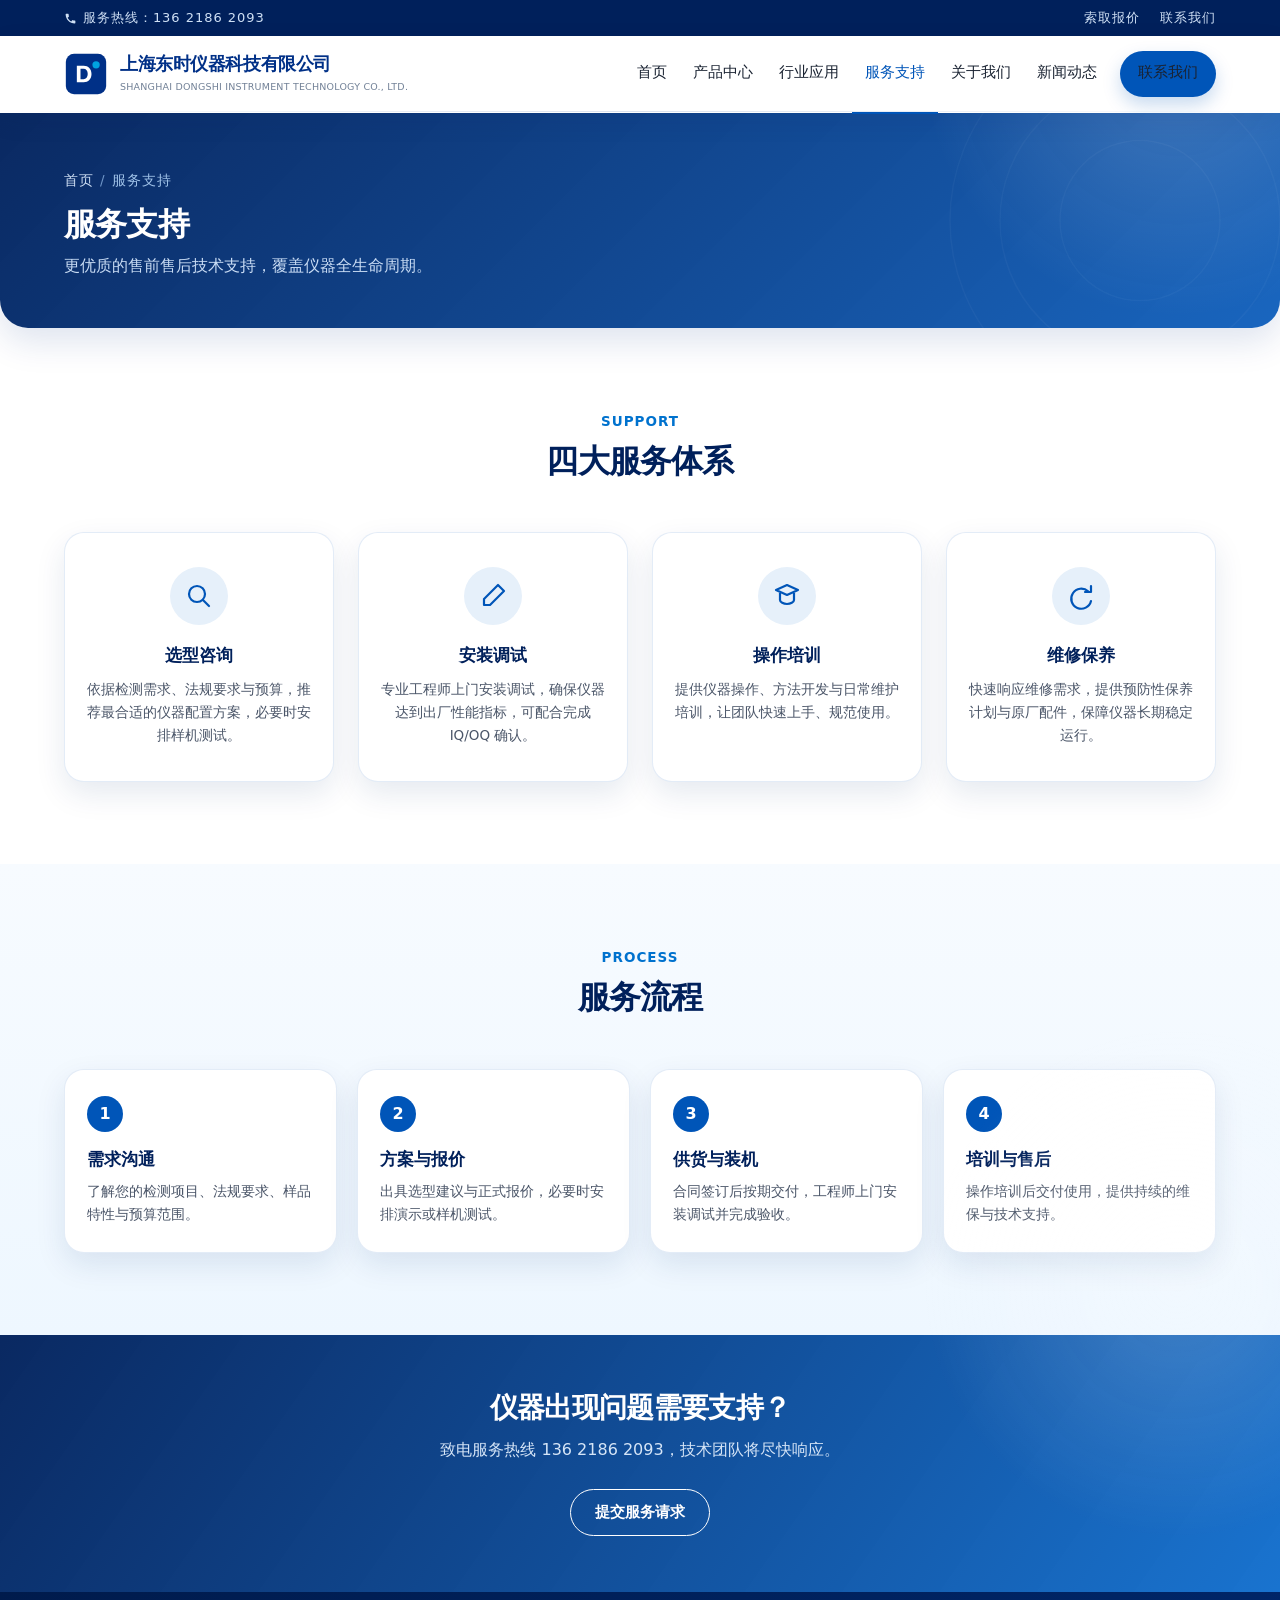
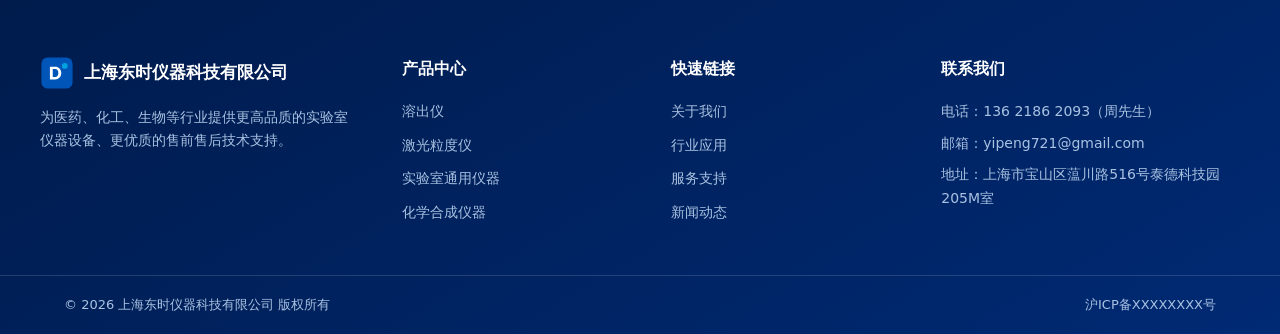
<file: services.html>
<!DOCTYPE html>
<html lang="zh-CN">
<head>
<meta charset="UTF-8">
<meta name="viewport" content="width=device-width, initial-scale=1.0">
<title>服务支持 - 上海东时仪器科技有限公司</title>
<meta name="description" content="东时仪器服务支持：选型咨询、安装调试、操作培训、维修保养，覆盖仪器全生命周期。">
<link rel="stylesheet" href="css/style.css">
</head>
<body>

<div class="topbar">
  <div class="container">
    <div class="phone">
      <svg width="13" height="13" viewBox="0 0 24 24" fill="currentColor"><path d="M6.6 10.8c1.4 2.8 3.8 5.1 6.6 6.6l2.2-2.2c.3-.3.7-.4 1-.2 1.1.4 2.3.6 3.6.6.6 0 1 .4 1 1V20c0 .6-.4 1-1 1C10.6 21 3 13.4 3 4c0-.6.4-1 1-1h3.5c.6 0 1 .4 1 1 0 1.2.2 2.4.6 3.6.1.3 0 .7-.2 1l-2.3 2.2z"/></svg>
      服务热线：136 2186 2093
    </div>
    <div class="links">
      <a href="contact.html">索取报价</a>
      <a href="contact.html">联系我们</a>
    </div>
  </div>
</div>

<header class="header">
  <div class="container">
    <a class="logo" href="index.html">
      <svg class="logo-mark" viewBox="0 0 48 48" xmlns="http://www.w3.org/2000/svg">
        <rect x="2" y="2" width="44" height="44" rx="9" fill="#003087"/>
        <path d="M14 33V15h7.5c5 0 8.5 3.6 8.5 9s-3.5 9-8.5 9H14zm4-3.4h3.3c2.8 0 4.6-2.2 4.6-5.6s-1.8-5.6-4.6-5.6H18v11.2z" fill="#fff"/>
        <circle cx="35" cy="14" r="4" fill="#00a3e0"/>
      </svg>
      <span class="logo-text">
        <span class="cn">上海东时仪器科技有限公司</span><br>
        <span class="en">SHANGHAI DONGSHI INSTRUMENT TECHNOLOGY CO., LTD.</span>
      </span>
    </a>
    <nav>
      <ul class="nav" id="mainNav">
        <li><a href="index.html">首页</a></li>
        <li><a href="products.html">产品中心</a></li>
        <li><a href="solutions.html">行业应用</a></li>
        <li><a href="services.html" class="active">服务支持</a></li>
        <li><a href="about.html">关于我们</a></li>
        <li><a href="news.html">新闻动态</a></li>
        <li class="nav-cta"><a class="btn btn-primary" href="contact.html">联系我们</a></li>
      </ul>
    </nav>
    <button class="hamburger" id="hamburger" aria-label="菜单"><span></span><span></span><span></span></button>
  </div>
</header>

<section class="page-hero">
  <div class="container">
    <div class="crumb"><a href="index.html">首页</a><span>/</span>服务支持</div>
    <h1>服务支持</h1>
    <p class="sub">更优质的售前售后技术支持，覆盖仪器全生命周期。</p>
  </div>
</section>

<section class="section">
  <div class="container">
    <div class="section-head">
      <div class="kicker">SUPPORT</div>
      <h2>四大服务体系</h2>
    </div>
    <div class="services">
      <div class="service">
        <div class="ico"><svg viewBox="0 0 30 30" fill="none"><circle cx="13" cy="13" r="8" stroke="#0055b8" stroke-width="2.2"/><path d="M19 19l6 6" stroke="#0055b8" stroke-width="2.2" stroke-linecap="round"/></svg></div>
        <h3>选型咨询</h3>
        <p>依据检测需求、法规要求与预算，推荐最合适的仪器配置方案，必要时安排样机测试。</p>
      </div>
      <div class="service">
        <div class="ico"><svg viewBox="0 0 30 30" fill="none"><path d="M20 4l6 6-14 14H6v-6L20 4z" stroke="#0055b8" stroke-width="2.2" stroke-linejoin="round"/></svg></div>
        <h3>安装调试</h3>
        <p>专业工程师上门安装调试，确保仪器达到出厂性能指标，可配合完成 IQ/OQ 确认。</p>
      </div>
      <div class="service">
        <div class="ico"><svg viewBox="0 0 30 30" fill="none"><path d="M15 4L4 9l11 5 11-5-11-5z" stroke="#0055b8" stroke-width="2.2" stroke-linejoin="round"/><path d="M8 12v7c0 2 3.5 4 7 4s7-2 7-4v-7" stroke="#0055b8" stroke-width="2.2"/></svg></div>
        <h3>操作培训</h3>
        <p>提供仪器操作、方法开发与日常维护培训，让团队快速上手、规范使用。</p>
      </div>
      <div class="service">
        <div class="ico"><svg viewBox="0 0 30 30" fill="none"><path d="M25 20a10 10 0 11-2.9-9.6" stroke="#0055b8" stroke-width="2.2" stroke-linecap="round"/><path d="M25 5v6h-6" stroke="#0055b8" stroke-width="2.2" stroke-linecap="round" stroke-linejoin="round"/></svg></div>
        <h3>维修保养</h3>
        <p>快速响应维修需求，提供预防性保养计划与原厂配件，保障仪器长期稳定运行。</p>
      </div>
    </div>
  </div>
</section>

<section class="section section-alt">
  <div class="container">
    <div class="section-head">
      <div class="kicker">PROCESS</div>
      <h2>服务流程</h2>
    </div>
    <div class="steps">
      <div class="step"><div class="no">1</div><h3>需求沟通</h3><p>了解您的检测项目、法规要求、样品特性与预算范围。</p></div>
      <div class="step"><div class="no">2</div><h3>方案与报价</h3><p>出具选型建议与正式报价，必要时安排演示或样机测试。</p></div>
      <div class="step"><div class="no">3</div><h3>供货与装机</h3><p>合同签订后按期交付，工程师上门安装调试并完成验收。</p></div>
      <div class="step"><div class="no">4</div><h3>培训与售后</h3><p>操作培训后交付使用，提供持续的维保与技术支持。</p></div>
    </div>
  </div>
</section>

<section class="cta-band">
  <div class="container">
    <h2>仪器出现问题需要支持？</h2>
    <p>致电服务热线 136 2186 2093，技术团队将尽快响应。</p>
    <a class="btn btn-outline" href="contact.html" style="border-color:#fff;">提交服务请求</a>
  </div>
</section>

<footer class="footer">
  <div class="container footer-main">
    <div>
      <div class="flogo">
        <svg width="34" height="34" viewBox="0 0 48 48"><rect x="2" y="2" width="44" height="44" rx="9" fill="#0055b8"/><path d="M14 33V15h7.5c5 0 8.5 3.6 8.5 9s-3.5 9-8.5 9H14zm4-3.4h3.3c2.8 0 4.6-2.2 4.6-5.6s-1.8-5.6-4.6-5.6H18v11.2z" fill="#fff"/><circle cx="35" cy="14" r="4" fill="#00a3e0"/></svg>
        <span class="cn">上海东时仪器科技有限公司</span>
      </div>
      <p>为医药、化工、生物等行业提供更高品质的实验室仪器设备、更优质的售前售后技术支持。</p>
    </div>
    <div>
      <h4>产品中心</h4>
      <ul>
        <li><a href="product-dissolution.html">溶出仪</a></li>
        <li><a href="product-particle.html">激光粒度仪</a></li>
        <li><a href="product-lab.html">实验室通用仪器</a></li>
        <li><a href="product-synthesis.html">化学合成仪器</a></li>
      </ul>
    </div>
    <div>
      <h4>快速链接</h4>
      <ul>
        <li><a href="about.html">关于我们</a></li>
        <li><a href="solutions.html">行业应用</a></li>
        <li><a href="services.html">服务支持</a></li>
        <li><a href="news.html">新闻动态</a></li>
      </ul>
    </div>
    <div>
      <h4>联系我们</h4>
      <p>电话：136 2186 2093（周先生）</p>
      <p>邮箱：yipeng721@gmail.com</p>
      <p>地址：上海市宝山区蕰川路516号泰德科技园205M室</p>
    </div>
  </div>
  <div class="footer-bottom">
    <div class="container">
      <span>© 2026 上海东时仪器科技有限公司 版权所有</span>
      <a href="https://beian.miit.gov.cn/" target="_blank" rel="noopener">沪ICP备XXXXXXXX号</a>
    </div>
  </div>
</footer>

<button id="toTop" aria-label="回到顶部">↑</button>
<script src="js/main.js"></script>
</body>
</html>
</file>
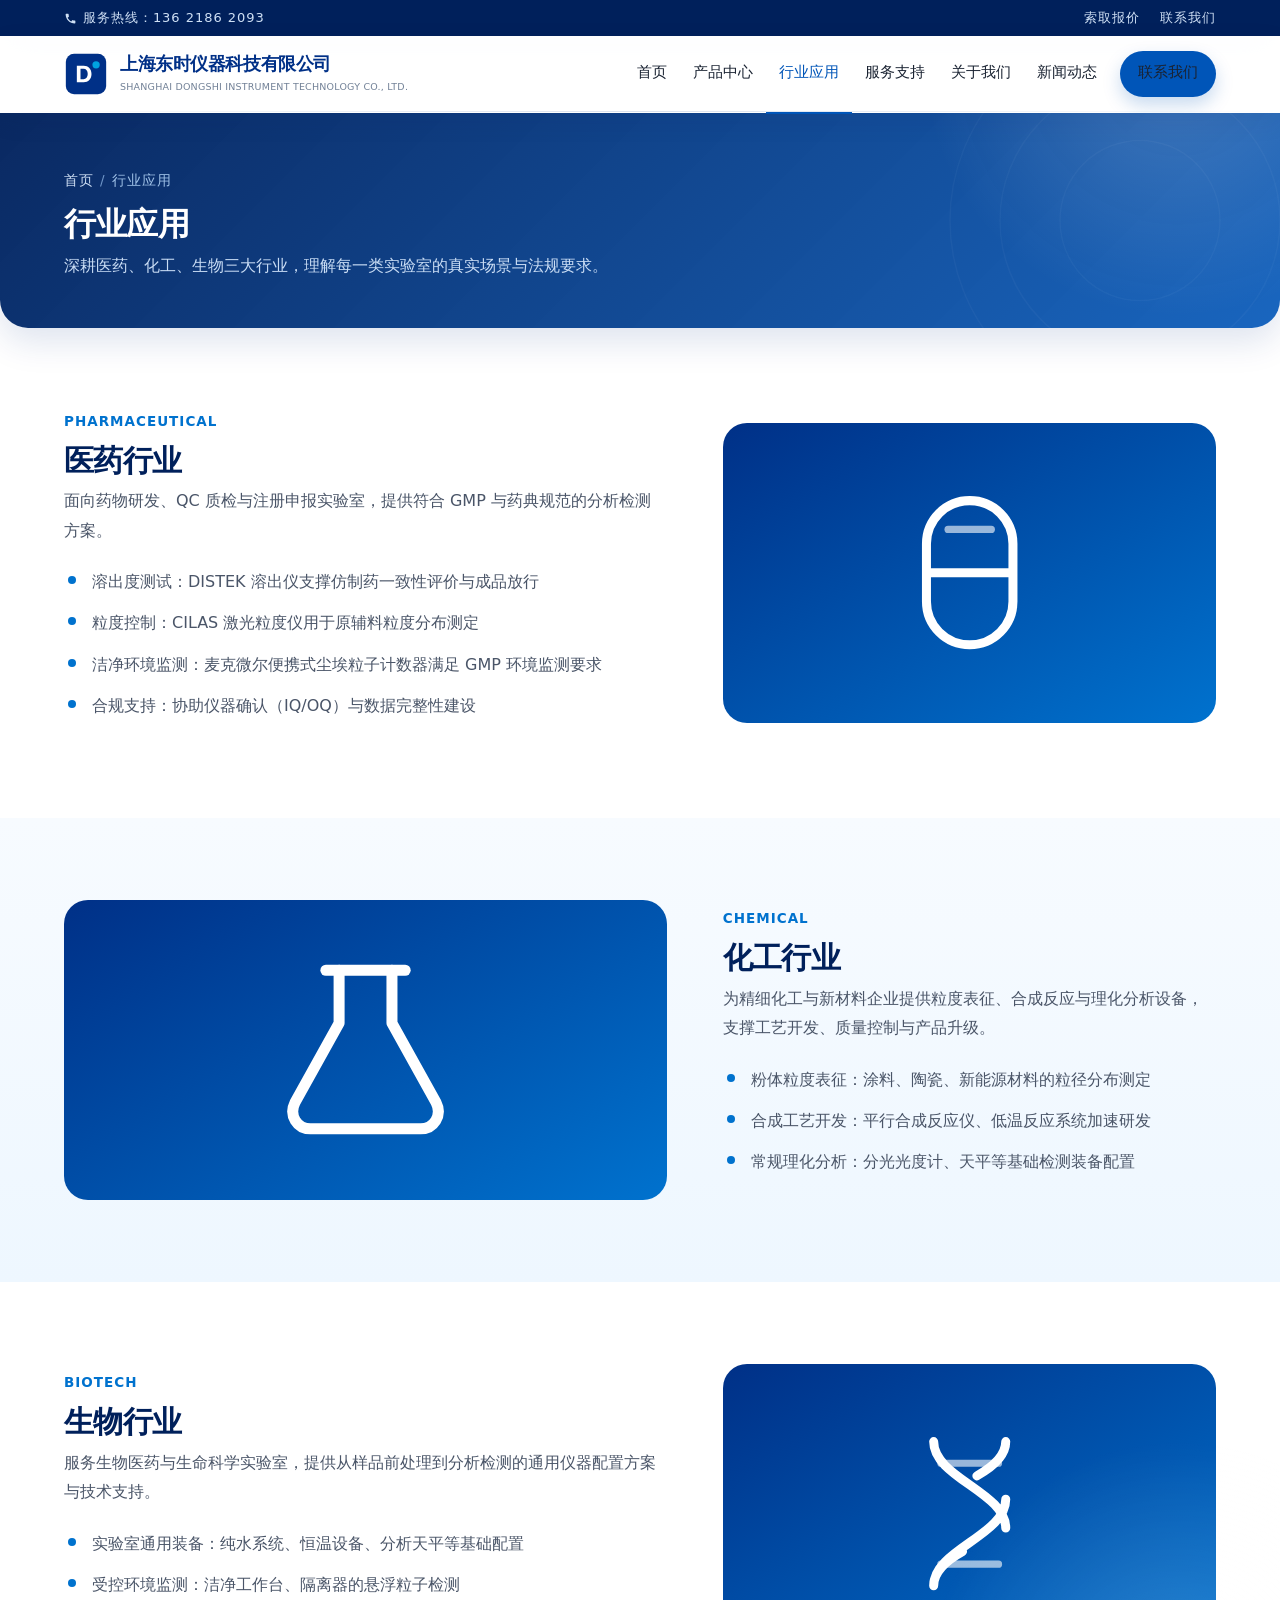
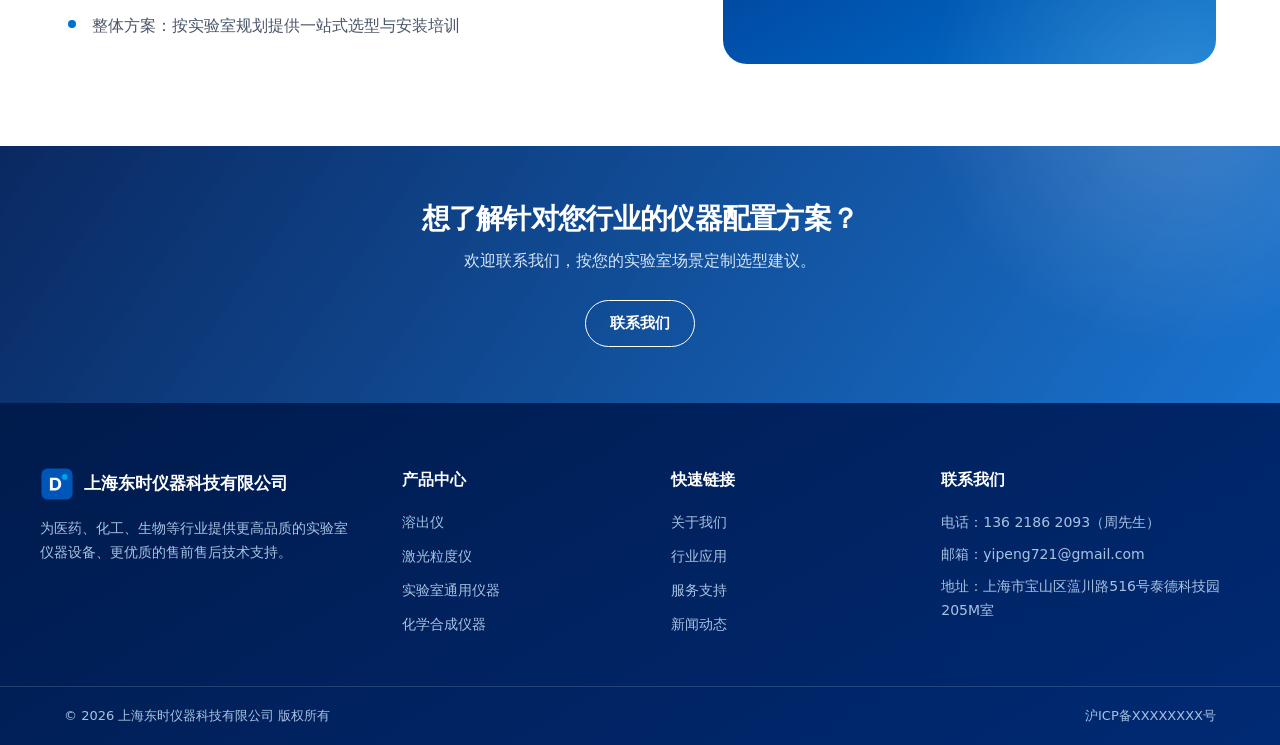
<file: solutions.html>
<!DOCTYPE html>
<html lang="zh-CN">
<head>
<meta charset="UTF-8">
<meta name="viewport" content="width=device-width, initial-scale=1.0">
<title>行业应用 - 上海东时仪器科技有限公司</title>
<meta name="description" content="东时仪器行业应用方案：医药、化工、生物三大行业实验室的仪器配置与技术支持。">
<link rel="stylesheet" href="css/style.css">
</head>
<body>

<div class="topbar">
  <div class="container">
    <div class="phone">
      <svg width="13" height="13" viewBox="0 0 24 24" fill="currentColor"><path d="M6.6 10.8c1.4 2.8 3.8 5.1 6.6 6.6l2.2-2.2c.3-.3.7-.4 1-.2 1.1.4 2.3.6 3.6.6.6 0 1 .4 1 1V20c0 .6-.4 1-1 1C10.6 21 3 13.4 3 4c0-.6.4-1 1-1h3.5c.6 0 1 .4 1 1 0 1.2.2 2.4.6 3.6.1.3 0 .7-.2 1l-2.3 2.2z"/></svg>
      服务热线：136 2186 2093
    </div>
    <div class="links">
      <a href="contact.html">索取报价</a>
      <a href="contact.html">联系我们</a>
    </div>
  </div>
</div>

<header class="header">
  <div class="container">
    <a class="logo" href="index.html">
      <svg class="logo-mark" viewBox="0 0 48 48" xmlns="http://www.w3.org/2000/svg">
        <rect x="2" y="2" width="44" height="44" rx="9" fill="#003087"/>
        <path d="M14 33V15h7.5c5 0 8.5 3.6 8.5 9s-3.5 9-8.5 9H14zm4-3.4h3.3c2.8 0 4.6-2.2 4.6-5.6s-1.8-5.6-4.6-5.6H18v11.2z" fill="#fff"/>
        <circle cx="35" cy="14" r="4" fill="#00a3e0"/>
      </svg>
      <span class="logo-text">
        <span class="cn">上海东时仪器科技有限公司</span><br>
        <span class="en">SHANGHAI DONGSHI INSTRUMENT TECHNOLOGY CO., LTD.</span>
      </span>
    </a>
    <nav>
      <ul class="nav" id="mainNav">
        <li><a href="index.html">首页</a></li>
        <li><a href="products.html">产品中心</a></li>
        <li><a href="solutions.html" class="active">行业应用</a></li>
        <li><a href="services.html">服务支持</a></li>
        <li><a href="about.html">关于我们</a></li>
        <li><a href="news.html">新闻动态</a></li>
        <li class="nav-cta"><a class="btn btn-primary" href="contact.html">联系我们</a></li>
      </ul>
    </nav>
    <button class="hamburger" id="hamburger" aria-label="菜单"><span></span><span></span><span></span></button>
  </div>
</header>

<section class="page-hero">
  <div class="container">
    <div class="crumb"><a href="index.html">首页</a><span>/</span>行业应用</div>
    <h1>行业应用</h1>
    <p class="sub">深耕医药、化工、生物三大行业，理解每一类实验室的真实场景与法规要求。</p>
  </div>
</section>

<section class="section" id="pharma">
  <div class="container">
    <div class="about-wrap">
      <div class="about-text">
        <div class="kicker">PHARMACEUTICAL</div>
        <h2>医药行业</h2>
        <p>面向药物研发、QC 质检与注册申报实验室，提供符合 GMP 与药典规范的分析检测方案。</p>
        <ul class="features">
          <li>溶出度测试：DISTEK 溶出仪支撑仿制药一致性评价与成品放行</li>
          <li>粒度控制：CILAS 激光粒度仪用于原辅料粒度分布测定</li>
          <li>洁净环境监测：麦克微尔便携式尘埃粒子计数器满足 GMP 环境监测要求</li>
          <li>合规支持：协助仪器确认（IQ/OQ）与数据完整性建设</li>
        </ul>
      </div>
      <div class="about-visual" style="min-height:300px;">
        <svg viewBox="0 0 52 52" fill="none" style="width:38%;"><rect x="14" y="6" width="24" height="40" rx="12" stroke="#fff" stroke-width="2.5"/><path d="M14 26h24" stroke="#fff" stroke-width="2.5"/><path d="M20 14l12 0" stroke="rgba(255,255,255,.6)" stroke-width="2" stroke-linecap="round"/></svg>
      </div>
    </div>
  </div>
</section>

<section class="section section-alt" id="chem">
  <div class="container">
    <div class="about-wrap">
      <div class="about-visual" style="min-height:300px;">
        <svg viewBox="0 0 52 52" fill="none" style="width:38%;"><path d="M20 8v12L10 38c-1.5 3 .5 6 3.5 6h25c3 0 5-3 3.5-6L32 20V8" stroke="#fff" stroke-width="2.5" stroke-linecap="round" stroke-linejoin="round"/><path d="M17 8h18" stroke="#fff" stroke-width="2.5" stroke-linecap="round"/></svg>
      </div>
      <div class="about-text">
        <div class="kicker">CHEMICAL</div>
        <h2>化工行业</h2>
        <p>为精细化工与新材料企业提供粒度表征、合成反应与理化分析设备，支撑工艺开发、质量控制与产品升级。</p>
        <ul class="features">
          <li>粉体粒度表征：涂料、陶瓷、新能源材料的粒径分布测定</li>
          <li>合成工艺开发：平行合成反应仪、低温反应系统加速研发</li>
          <li>常规理化分析：分光光度计、天平等基础检测装备配置</li>
        </ul>
      </div>
    </div>
  </div>
</section>

<section class="section" id="bio">
  <div class="container">
    <div class="about-wrap">
      <div class="about-text">
        <div class="kicker">BIOTECH</div>
        <h2>生物行业</h2>
        <p>服务生物医药与生命科学实验室，提供从样品前处理到分析检测的通用仪器配置方案与技术支持。</p>
        <ul class="features">
          <li>实验室通用装备：纯水系统、恒温设备、分析天平等基础配置</li>
          <li>受控环境监测：洁净工作台、隔离器的悬浮粒子检测</li>
          <li>整体方案：按实验室规划提供一站式选型与安装培训</li>
        </ul>
      </div>
      <div class="about-visual" style="min-height:300px;">
        <svg viewBox="0 0 52 52" fill="none" style="width:38%;"><path d="M16 6c0 10 20 14 20 24M36 6c0 4-3.5 7-8 9.5M16 46c0-10 20-14 20-24M16 46c0-4 3.5-7 8-9.5" stroke="#fff" stroke-width="2.5" stroke-linecap="round"/><path d="M18 12h16M18 40h16" stroke="rgba(255,255,255,.6)" stroke-width="2" stroke-linecap="round"/></svg>
      </div>
    </div>
  </div>
</section>

<section class="cta-band">
  <div class="container">
    <h2>想了解针对您行业的仪器配置方案？</h2>
    <p>欢迎联系我们，按您的实验室场景定制选型建议。</p>
    <a class="btn btn-outline" href="contact.html" style="border-color:#fff;">联系我们</a>
  </div>
</section>

<footer class="footer">
  <div class="container footer-main">
    <div>
      <div class="flogo">
        <svg width="34" height="34" viewBox="0 0 48 48"><rect x="2" y="2" width="44" height="44" rx="9" fill="#0055b8"/><path d="M14 33V15h7.5c5 0 8.5 3.6 8.5 9s-3.5 9-8.5 9H14zm4-3.4h3.3c2.8 0 4.6-2.2 4.6-5.6s-1.8-5.6-4.6-5.6H18v11.2z" fill="#fff"/><circle cx="35" cy="14" r="4" fill="#00a3e0"/></svg>
        <span class="cn">上海东时仪器科技有限公司</span>
      </div>
      <p>为医药、化工、生物等行业提供更高品质的实验室仪器设备、更优质的售前售后技术支持。</p>
    </div>
    <div>
      <h4>产品中心</h4>
      <ul>
        <li><a href="product-dissolution.html">溶出仪</a></li>
        <li><a href="product-particle.html">激光粒度仪</a></li>
        <li><a href="product-lab.html">实验室通用仪器</a></li>
        <li><a href="product-synthesis.html">化学合成仪器</a></li>
      </ul>
    </div>
    <div>
      <h4>快速链接</h4>
      <ul>
        <li><a href="about.html">关于我们</a></li>
        <li><a href="solutions.html">行业应用</a></li>
        <li><a href="services.html">服务支持</a></li>
        <li><a href="news.html">新闻动态</a></li>
      </ul>
    </div>
    <div>
      <h4>联系我们</h4>
      <p>电话：136 2186 2093（周先生）</p>
      <p>邮箱：yipeng721@gmail.com</p>
      <p>地址：上海市宝山区蕰川路516号泰德科技园205M室</p>
    </div>
  </div>
  <div class="footer-bottom">
    <div class="container">
      <span>© 2026 上海东时仪器科技有限公司 版权所有</span>
      <a href="https://beian.miit.gov.cn/" target="_blank" rel="noopener">沪ICP备XXXXXXXX号</a>
    </div>
  </div>
</footer>

<button id="toTop" aria-label="回到顶部">↑</button>
<script src="js/main.js"></script>
</body>
</html>
</file>
<file: css/style.css>
:root{
  --blue-900:#00205b;
  --blue-800:#003087;
  --blue-600:#0055b8;
  --blue-500:#0072ce;
  --blue-100:#e6f0fa;
  --blue-50:#f2f7fc;
  --ink:#1a2332;
  --gray-700:#4a5568;
  --gray-500:#718096;
  --gray-200:#e2e8f0;
  --gray-100:#f5f7fa;
  --white:#ffffff;
  --accent:#00a3e0;
  --max:1200px;
}
*{margin:0;padding:0;box-sizing:border-box;}
html{scroll-behavior:smooth;}
body{font-family:"PingFang SC","Hiragino Sans GB","Microsoft YaHei","Helvetica Neue",Arial,sans-serif;color:var(--ink);background:var(--white);line-height:1.7;font-size:16px;}
a{color:inherit;text-decoration:none;}
img{max-width:100%;display:block;}
ul{list-style:none;}
.container{max-width:var(--max);margin:0 auto;padding:0 24px;}

/* ===== Top utility bar ===== */
.topbar{background:var(--blue-900);color:#cfe0f5;font-size:13px;}
.topbar .container{display:flex;justify-content:space-between;align-items:center;height:36px;}
.topbar a{color:#cfe0f5;transition:color .2s;}
.topbar a:hover{color:#fff;}
.topbar .links{display:flex;gap:20px;}
.topbar .phone{display:flex;align-items:center;gap:6px;}

/* ===== Header / Nav ===== */
.header{background:var(--white);border-bottom:1px solid var(--gray-200);position:sticky;top:0;z-index:100;box-shadow:0 1px 8px rgba(0,32,91,.06);}
.header .container{display:flex;align-items:center;justify-content:space-between;height:76px;}
.logo{display:flex;align-items:center;gap:12px;}
.logo-mark{width:44px;height:44px;flex:none;}
.logo-text{line-height:1.25;}
.logo-text .cn{font-size:17.5px;font-weight:700;color:var(--blue-800);letter-spacing:.5px;white-space:nowrap;}
.logo-text .en{font-size:9.5px;color:var(--gray-500);letter-spacing:.2px;white-space:nowrap;}
.nav{display:flex;align-items:center;gap:0;}
.nav>li>a{display:block;padding:26px 13px;font-size:15px;font-weight:500;color:var(--ink);border-bottom:3px solid transparent;transition:all .2s;white-space:nowrap;}
.nav>li>a:hover,.nav>li>a.active{color:var(--blue-600);border-bottom-color:var(--blue-600);}
.nav-cta{margin-left:10px;}
.nav-cta .btn{white-space:nowrap;padding:9px 18px;}
@media (max-width:1150px){.logo-text .en{display:none;}.nav>li>a{padding:26px 10px;font-size:14.5px;}}
.btn{display:inline-block;padding:10px 24px;border-radius:4px;font-size:14.5px;font-weight:600;cursor:pointer;transition:all .2s;border:none;}
.btn-primary{background:var(--blue-600);color:#fff;}
.btn-primary:hover{background:var(--blue-800);}
.btn-outline{border:1.5px solid #fff;color:#fff;background:transparent;}
.btn-outline:hover{background:rgba(255,255,255,.15);}
.hamburger{display:none;background:none;border:none;cursor:pointer;padding:8px;}
.hamburger span{display:block;width:24px;height:2.5px;background:var(--blue-800);margin:5px 0;border-radius:2px;transition:.3s;}

/* ===== Hero carousel (首页) ===== */
.hero{position:relative;overflow:hidden;color:#fff;}
.slides{display:flex;transition:transform .6s ease;}
.slide{min-width:100%;min-height:480px;display:flex;align-items:center;position:relative;padding:70px 0;}
.slide-1{background:linear-gradient(115deg,#00205b 0%,#003087 45%,#0055b8 100%);}
.slide-2{background:linear-gradient(115deg,#001a4d 0%,#00318f 55%,#0072ce 100%);}
.slide-3{background:linear-gradient(115deg,#002b6b 0%,#004aa5 50%,#00a3e0 100%);}
.slide::after{content:"";position:absolute;inset:0;background:url("data:image/svg+xml,%3Csvg xmlns='http://www.w3.org/2000/svg' width='400' height='400' viewBox='0 0 400 400'%3E%3Cg fill='none' stroke='rgba(255,255,255,0.06)' stroke-width='1.5'%3E%3Ccircle cx='200' cy='200' r='80'/%3E%3Ccircle cx='200' cy='200' r='140'/%3E%3Ccircle cx='200' cy='200' r='190'/%3E%3C/g%3E%3C/svg%3E") right -60px center no-repeat;pointer-events:none;}
.slide .container{position:relative;z-index:2;}
.slide .eyebrow{font-size:14px;letter-spacing:3px;color:#8fc4f0;font-weight:600;margin-bottom:14px;}
.slide h1,.slide h2{font-size:40px;font-weight:700;line-height:1.35;margin-bottom:18px;max-width:640px;}
.slide p{font-size:17px;color:#d5e5f7;max-width:560px;margin-bottom:30px;}
.slide .actions{display:flex;gap:14px;flex-wrap:wrap;}
.hero-dots{position:absolute;bottom:24px;left:50%;transform:translateX(-50%);display:flex;gap:10px;z-index:5;}
.hero-dots button{width:34px;height:4px;border-radius:2px;border:none;background:rgba(255,255,255,.35);cursor:pointer;transition:background .3s;}
.hero-dots button.on{background:#fff;}
.hero-arrow{position:absolute;top:50%;transform:translateY(-50%);z-index:5;background:rgba(255,255,255,.12);border:none;color:#fff;width:44px;height:44px;border-radius:50%;font-size:20px;cursor:pointer;transition:background .2s;}
.hero-arrow:hover{background:rgba(255,255,255,.28);}
.hero-arrow.prev{left:18px;}
.hero-arrow.next{right:18px;}

/* ===== 内页顶部横幅 ===== */
.page-hero{background:linear-gradient(115deg,var(--blue-900) 0%,var(--blue-800) 50%,var(--blue-600) 100%);color:#fff;padding:56px 0 48px;position:relative;overflow:hidden;}
.page-hero::after{content:"";position:absolute;inset:0;background:url("data:image/svg+xml,%3Csvg xmlns='http://www.w3.org/2000/svg' width='400' height='400' viewBox='0 0 400 400'%3E%3Cg fill='none' stroke='rgba(255,255,255,0.06)' stroke-width='1.5'%3E%3Ccircle cx='200' cy='200' r='80'/%3E%3Ccircle cx='200' cy='200' r='140'/%3E%3Ccircle cx='200' cy='200' r='190'/%3E%3C/g%3E%3C/svg%3E") right -60px center no-repeat;pointer-events:none;}
.page-hero .container{position:relative;z-index:2;}
.page-hero h1{font-size:32px;font-weight:700;margin-bottom:8px;}
.page-hero .sub{color:#c9ddf5;font-size:16px;max-width:680px;}
.crumb{font-size:13.5px;color:#9fc2e8;margin-bottom:14px;}
.crumb a{color:#cfe0f5;}
.crumb a:hover{color:#fff;text-decoration:underline;}
.crumb span{margin:0 6px;color:#6f97c9;}

/* ===== Section base ===== */
.section{padding:76px 0;}
.section-alt{background:var(--gray-100);}
.section-head{text-align:center;max-width:720px;margin:0 auto 48px;}
.section-head .kicker{font-size:13.5px;letter-spacing:3px;color:var(--blue-500);font-weight:700;margin-bottom:10px;}
.section-head h2{font-size:32px;color:var(--blue-900);font-weight:700;margin-bottom:14px;}
.section-head p{color:var(--gray-700);font-size:16px;}

/* ===== Cards ===== */
.grid-4{display:grid;grid-template-columns:repeat(4,1fr);gap:24px;}
.grid-3{display:grid;grid-template-columns:repeat(3,1fr);gap:24px;}
.grid-2{display:grid;grid-template-columns:repeat(2,1fr);gap:24px;}
.card{background:#fff;border:1px solid var(--gray-200);border-radius:8px;overflow:hidden;transition:all .25s;display:flex;flex-direction:column;}
.card:hover{transform:translateY(-6px);box-shadow:0 14px 34px rgba(0,48,135,.14);border-color:var(--blue-500);}
.card-visual{height:150px;display:flex;align-items:center;justify-content:center;background:linear-gradient(135deg,var(--blue-50),var(--blue-100));}
.card-visual svg{width:72px;height:72px;}
.card-body{padding:22px 22px 26px;flex:1;display:flex;flex-direction:column;}
.card-body h3{font-size:18px;color:var(--blue-900);margin-bottom:10px;font-weight:700;}
.card-body p{font-size:14px;color:var(--gray-700);flex:1;margin-bottom:16px;}
.card-link{font-size:14px;font-weight:600;color:var(--blue-600);}
.card-link::after{content:" →";transition:margin .2s;}
.card:hover .card-link::after{margin-left:4px;}

/* ===== 行业卡片 ===== */
.industry{position:relative;border-radius:8px;overflow:hidden;color:#fff;padding:150px 28px 28px;min-height:260px;display:flex;flex-direction:column;justify-content:flex-end;transition:transform .25s;}
.industry:hover{transform:translateY(-6px);}
.ind-pharma{background:linear-gradient(160deg,#003087 10%,#0072ce 90%);}
.ind-chem{background:linear-gradient(160deg,#00205b 10%,#0055b8 90%);}
.ind-bio{background:linear-gradient(160deg,#004aa5 10%,#00a3e0 90%);}
.industry h3{font-size:21px;margin-bottom:8px;font-weight:700;}
.industry p{font-size:14px;color:#d5e5f7;}
.industry .icon{position:absolute;top:26px;left:28px;width:52px;height:52px;opacity:.95;}

/* ===== 品牌 ===== */
.brands{display:grid;grid-template-columns:repeat(4,1fr);gap:24px;}
.brand{background:#fff;border:1px solid var(--gray-200);border-radius:8px;padding:30px 24px;text-align:center;transition:all .25s;}
.brand:hover{box-shadow:0 10px 26px rgba(0,48,135,.12);border-color:var(--blue-500);}
.brand .name{font-size:20px;font-weight:800;color:var(--blue-800);letter-spacing:1px;margin-bottom:6px;}
.brand .from{font-size:13px;color:var(--gray-500);margin-bottom:10px;}
.brand p{font-size:13.5px;color:var(--gray-700);}

/* ===== 关于 ===== */
.about-wrap{display:grid;grid-template-columns:1.1fr .9fr;gap:56px;align-items:center;}
.about-text h2{font-size:30px;color:var(--blue-900);margin-bottom:8px;}
.about-text .kicker{font-size:13.5px;letter-spacing:3px;color:var(--blue-500);font-weight:700;margin-bottom:10px;}
.about-text p{color:var(--gray-700);margin-bottom:16px;}
.stats{display:grid;grid-template-columns:repeat(3,1fr);gap:18px;margin-top:28px;}
.stat{background:var(--blue-50);border-radius:8px;padding:20px 16px;text-align:center;}
.stat .num{font-size:30px;font-weight:800;color:var(--blue-600);line-height:1.2;}
.stat .num span{font-size:16px;font-weight:600;}
.stat .label{font-size:13.5px;color:var(--gray-700);margin-top:4px;}
.about-visual{background:linear-gradient(150deg,var(--blue-800),var(--blue-500));border-radius:10px;min-height:360px;display:flex;align-items:center;justify-content:center;position:relative;overflow:hidden;}
.about-visual svg{width:64%;height:auto;}

/* ===== 服务 ===== */
.services{display:grid;grid-template-columns:repeat(4,1fr);gap:24px;}
.service{text-align:center;padding:34px 22px;background:#fff;border-radius:8px;border:1px solid var(--gray-200);transition:all .25s;}
.service:hover{box-shadow:0 10px 26px rgba(0,48,135,.12);}
.service .ico{width:58px;height:58px;margin:0 auto 16px;background:var(--blue-100);border-radius:50%;display:flex;align-items:center;justify-content:center;}
.service .ico svg{width:30px;height:30px;}
.service h3{font-size:17px;color:var(--blue-900);margin-bottom:8px;}
.service p{font-size:13.5px;color:var(--gray-700);}

/* ===== 服务流程 ===== */
.steps{display:grid;grid-template-columns:repeat(4,1fr);gap:20px;counter-reset:step;}
.step{background:#fff;border:1px solid var(--gray-200);border-radius:8px;padding:26px 22px;position:relative;}
.step .no{width:36px;height:36px;border-radius:50%;background:var(--blue-600);color:#fff;font-weight:700;display:flex;align-items:center;justify-content:center;margin-bottom:14px;font-size:16px;}
.step h3{font-size:16.5px;color:var(--blue-900);margin-bottom:6px;}
.step p{font-size:13.5px;color:var(--gray-700);}

/* ===== 新闻 ===== */
.news-grid{display:grid;grid-template-columns:repeat(3,1fr);gap:24px;}
.news{background:#fff;border:1px solid var(--gray-200);border-radius:8px;padding:26px;transition:all .25s;}
.news:hover{box-shadow:0 10px 26px rgba(0,48,135,.12);border-color:var(--blue-500);}
.news .date{font-size:13px;color:var(--blue-500);font-weight:600;margin-bottom:10px;}
.news h3{font-size:17px;color:var(--ink);margin-bottom:10px;line-height:1.5;}
.news p{font-size:14px;color:var(--gray-700);}
.news-article{background:#fff;border:1px solid var(--gray-200);border-radius:8px;padding:32px 34px;margin-bottom:24px;}
.news-article .date{font-size:13px;color:var(--blue-500);font-weight:600;margin-bottom:8px;}
.news-article h2{font-size:21px;color:var(--blue-900);margin-bottom:12px;}
.news-article p{color:var(--gray-700);font-size:15px;}

/* ===== CTA band ===== */
.cta-band{background:linear-gradient(115deg,var(--blue-900),var(--blue-600));color:#fff;padding:56px 0;text-align:center;}
.cta-band h2{font-size:28px;margin-bottom:12px;}
.cta-band p{color:#d5e5f7;margin-bottom:26px;font-size:16px;}

/* ===== 联系 ===== */
.contact-wrap{display:grid;grid-template-columns:1fr 1fr;gap:48px;}
.contact-info h3{font-size:20px;color:var(--blue-900);margin-bottom:18px;}
.contact-item{display:flex;gap:14px;margin-bottom:20px;align-items:flex-start;}
.contact-item .ico{width:42px;height:42px;flex:none;background:var(--blue-100);border-radius:8px;display:flex;align-items:center;justify-content:center;}
.contact-item .ico svg{width:22px;height:22px;}
.contact-item .label{font-size:13px;color:var(--gray-500);}
.contact-item .val{font-size:16px;font-weight:600;color:var(--ink);}
.contact-map{background:linear-gradient(150deg,var(--blue-50),var(--blue-100));border:1px solid var(--gray-200);border-radius:10px;display:flex;flex-direction:column;align-items:center;justify-content:center;padding:40px;text-align:center;color:var(--gray-700);}
.contact-map svg{width:64px;height:64px;margin-bottom:14px;}
.contact-map .addr{font-weight:600;color:var(--blue-900);font-size:16px;margin-bottom:6px;}

/* ===== 产品详情页 ===== */
.detail-wrap{display:grid;grid-template-columns:1fr 330px;gap:44px;align-items:start;}
.detail-main>h2{font-size:23px;color:var(--blue-900);margin:34px 0 14px;padding-left:14px;border-left:4px solid var(--blue-600);line-height:1.4;}
.detail-main>h2:first-child{margin-top:0;}
.detail-main p{color:var(--gray-700);margin-bottom:14px;}
.features{margin:6px 0 10px;}
.features li{position:relative;padding:7px 0 7px 28px;color:var(--gray-700);}
.features li::before{content:"";position:absolute;left:4px;top:15px;width:8px;height:8px;border-radius:50%;background:var(--blue-500);}
.detail-visual{height:220px;border-radius:8px;background:linear-gradient(135deg,var(--blue-50),var(--blue-100));display:flex;align-items:center;justify-content:center;margin-bottom:28px;}
.detail-visual svg{width:110px;height:110px;}
.side-card{background:var(--blue-50);border:1px solid var(--gray-200);border-radius:8px;padding:26px;position:sticky;top:100px;}
.side-card h3{font-size:17px;color:var(--blue-900);margin-bottom:14px;}
.side-card p{font-size:14px;color:var(--gray-700);margin-bottom:10px;}
.side-card .tel{font-size:20px;font-weight:800;color:var(--blue-600);margin:6px 0 16px;}
.side-card .btn{display:block;text-align:center;}
.side-links{margin-top:22px;padding-top:18px;border-top:1px solid var(--gray-200);}
.side-links h4{font-size:14.5px;color:var(--blue-900);margin-bottom:10px;}
.side-links li{margin-bottom:8px;}
.side-links a{font-size:14px;color:var(--gray-700);}
.side-links a:hover{color:var(--blue-600);}
.side-links a.cur{color:var(--blue-600);font-weight:600;}

/* ===== 页脚 ===== */
.footer{background:var(--blue-900);color:#a9c2e2;font-size:14px;}
.footer-main{padding:56px 0 40px;display:grid;grid-template-columns:1.4fr 1fr 1fr 1.3fr;gap:40px;}
.footer h4{color:#fff;font-size:15.5px;margin-bottom:18px;font-weight:600;}
.footer .flogo{display:flex;align-items:center;gap:10px;margin-bottom:16px;}
.footer .flogo .cn{color:#fff;font-weight:700;font-size:17px;}
.footer p{margin-bottom:8px;}
.footer ul li{margin-bottom:10px;}
.footer a:hover{color:#fff;}
.footer-bottom{border-top:1px solid rgba(255,255,255,.14);padding:18px 0;font-size:13px;}
.footer-bottom .container{display:flex;justify-content:space-between;flex-wrap:wrap;gap:8px;}
.footer-bottom a:hover{color:#fff;}

/* ===== 回到顶部 ===== */
#toTop{position:fixed;right:26px;bottom:26px;width:44px;height:44px;border-radius:50%;background:var(--blue-600);color:#fff;border:none;font-size:18px;cursor:pointer;opacity:0;pointer-events:none;transition:opacity .3s;z-index:90;box-shadow:0 6px 18px rgba(0,48,135,.35);}
#toTop.show{opacity:1;pointer-events:auto;}

/* ===== 响应式 ===== */
@media (max-width:1024px){
  .grid-4,.brands,.services,.steps{grid-template-columns:repeat(2,1fr);}
  .grid-3,.news-grid{grid-template-columns:1fr 1fr;}
  .grid-2,.about-wrap,.contact-wrap,.detail-wrap{grid-template-columns:1fr;}
  .side-card{position:static;}
  .footer-main{grid-template-columns:1fr 1fr;}
  .slide h1,.slide h2{font-size:32px;}
}
@media (max-width:720px){
  .nav{display:none;position:absolute;top:76px;left:0;right:0;background:#fff;flex-direction:column;gap:0;box-shadow:0 12px 24px rgba(0,32,91,.12);padding:8px 0 16px;}
  .nav.open{display:flex;}
  .nav>li{width:100%;}
  .nav>li>a{padding:14px 24px;border-bottom:none;}
  .nav-cta{margin:10px 24px 0;}
  .hamburger{display:block;}
  .topbar .links{display:none;}
  .grid-4,.grid-3,.grid-2,.brands,.services,.news-grid,.steps{grid-template-columns:1fr;}
  .footer-main{grid-template-columns:1fr;}
  .slide h1,.slide h2{font-size:26px;}
  .slide{min-height:420px;}
  .stats{grid-template-columns:repeat(3,1fr);gap:10px;}
  .section{padding:56px 0;}
  .hero-arrow{display:none;}
  .page-hero h1{font-size:26px;}
}

/* ===== Apple-inspired visual refinement: presentation only ===== */
:root{
  --material-light:rgba(255,255,255,.78);
  --material-line:rgba(255,255,255,.5);
  --surface-soft:#f7fbff;
  --shadow-soft:0 12px 30px rgba(0,48,105,.10);
  --shadow-lift:0 18px 42px rgba(0,72,150,.15);
}
body{font-family:system-ui,-apple-system,BlinkMacSystemFont,"Segoe UI","PingFang SC","Hiragino Sans GB","Microsoft YaHei",sans-serif;letter-spacing:0;}
.logo-text .cn,.section-head h2,.about-text h2,.page-hero h1,.cta-band h2{letter-spacing:-.025em;line-height:1.18;font-optical-sizing:auto;}
.topbar,.kicker,.section-head .kicker,.about-text .kicker,.crumb{letter-spacing:.075em;}
.header{background:var(--material-light);backdrop-filter:blur(18px) saturate(145%);-webkit-backdrop-filter:blur(18px) saturate(145%);border-bottom-color:transparent;box-shadow:0 8px 24px rgba(0,32,91,.08);}
.header::after{content:"";position:absolute;inset:auto 0 0;height:1px;background:linear-gradient(90deg,transparent,rgba(0,48,135,.14),transparent);pointer-events:none;}
.nav>li>a{border-bottom-width:2px;transition:color 180ms ease,background-color 180ms ease,border-color 180ms ease;}
.nav>li>a:hover{background:rgba(0,114,206,.06);}
.btn{border-radius:999px;transition:transform 160ms ease,background-color 180ms ease,box-shadow 180ms ease;}
.btn-primary{box-shadow:0 8px 18px rgba(0,85,184,.22);}.btn-primary:hover{box-shadow:0 11px 24px rgba(0,85,184,.28);}
.btn:active{transform:scale(.98);}
a:focus-visible,button:focus-visible{outline:3px solid rgba(0,114,206,.42);outline-offset:3px;}
.hero,.page-hero,.cta-band{isolation:isolate;}
.hero::before,.page-hero::before,.cta-band::before{content:"";position:absolute;z-index:-1;width:42vw;height:42vw;min-width:320px;min-height:320px;right:-13vw;top:-25vw;border-radius:50%;background:radial-gradient(circle,rgba(255,255,255,.18),transparent 67%);pointer-events:none;}
.page-hero{background:linear-gradient(135deg,rgba(0,32,91,.96),rgba(0,85,184,.90));backdrop-filter:blur(12px) saturate(120%);-webkit-backdrop-filter:blur(12px) saturate(120%);border-radius:0 0 28px 28px;box-shadow:0 14px 34px rgba(0,48,135,.13);}
.page-hero::after{opacity:.55;}.page-hero .sub{line-height:1.75;}
.section{padding-block:82px;}.section-alt{background:linear-gradient(180deg,#f7fbff,#eef7ff);}
.section-head{margin-bottom:52px;}.section-head p,.about-text p,.detail-main p{line-height:1.85;}
.card,.brand,.service,.news,.step,.news-article,.side-card{border-color:rgba(0,85,184,.11);border-radius:20px;box-shadow:var(--shadow-soft);}
.card,.brand,.service,.news{transition:transform 180ms ease,box-shadow 180ms ease,border-color 180ms ease;}
.card:hover,.brand:hover,.service:hover,.news:hover{transform:translateY(-4px);box-shadow:var(--shadow-lift);border-color:rgba(0,114,206,.28);}
.card-visual,.detail-visual{background:linear-gradient(145deg,#f9fcff,#e1f1ff);}.card-body{padding:24px 24px 28px;}
.industry{border-radius:24px;box-shadow:var(--shadow-soft);}.industry:hover{transform:translateY(-4px);box-shadow:var(--shadow-lift);}
.about-visual,.contact-map{border-radius:24px;}.stats .stat{border-radius:16px;background:linear-gradient(145deg,#f5fbff,#e7f4ff);}
.cta-band{background:linear-gradient(125deg,rgba(0,32,91,.96),rgba(0,100,202,.90));backdrop-filter:blur(12px) saturate(120%);-webkit-backdrop-filter:blur(12px) saturate(120%);}
.footer{background:linear-gradient(150deg,#001b4c,#002a74);}.footer-main{padding-top:64px;}
#toTop{box-shadow:0 10px 24px rgba(0,85,184,.32);}
@media (prefers-reduced-motion:reduce){
  html{scroll-behavior:auto;}
  *,*::before,*::after{transition-duration:1ms!important;animation-duration:1ms!important;animation-iteration-count:1!important;}
  .card:hover,.brand:hover,.service:hover,.news:hover,.industry:hover,.btn:active{transform:none;}
}
@media (prefers-reduced-transparency:reduce){
  .header,.page-hero,.cta-band{background:#fff;backdrop-filter:none;-webkit-backdrop-filter:none;}
  .page-hero,.cta-band{background:var(--blue-800);}
}
@media (prefers-contrast:more){
  .header,.page-hero,.cta-band{border:1px solid currentColor;}
  .card,.brand,.service,.news,.step{border-color:currentColor;box-shadow:none;}
  a:focus-visible,button:focus-visible{outline-color:currentColor;}
}
</file>
